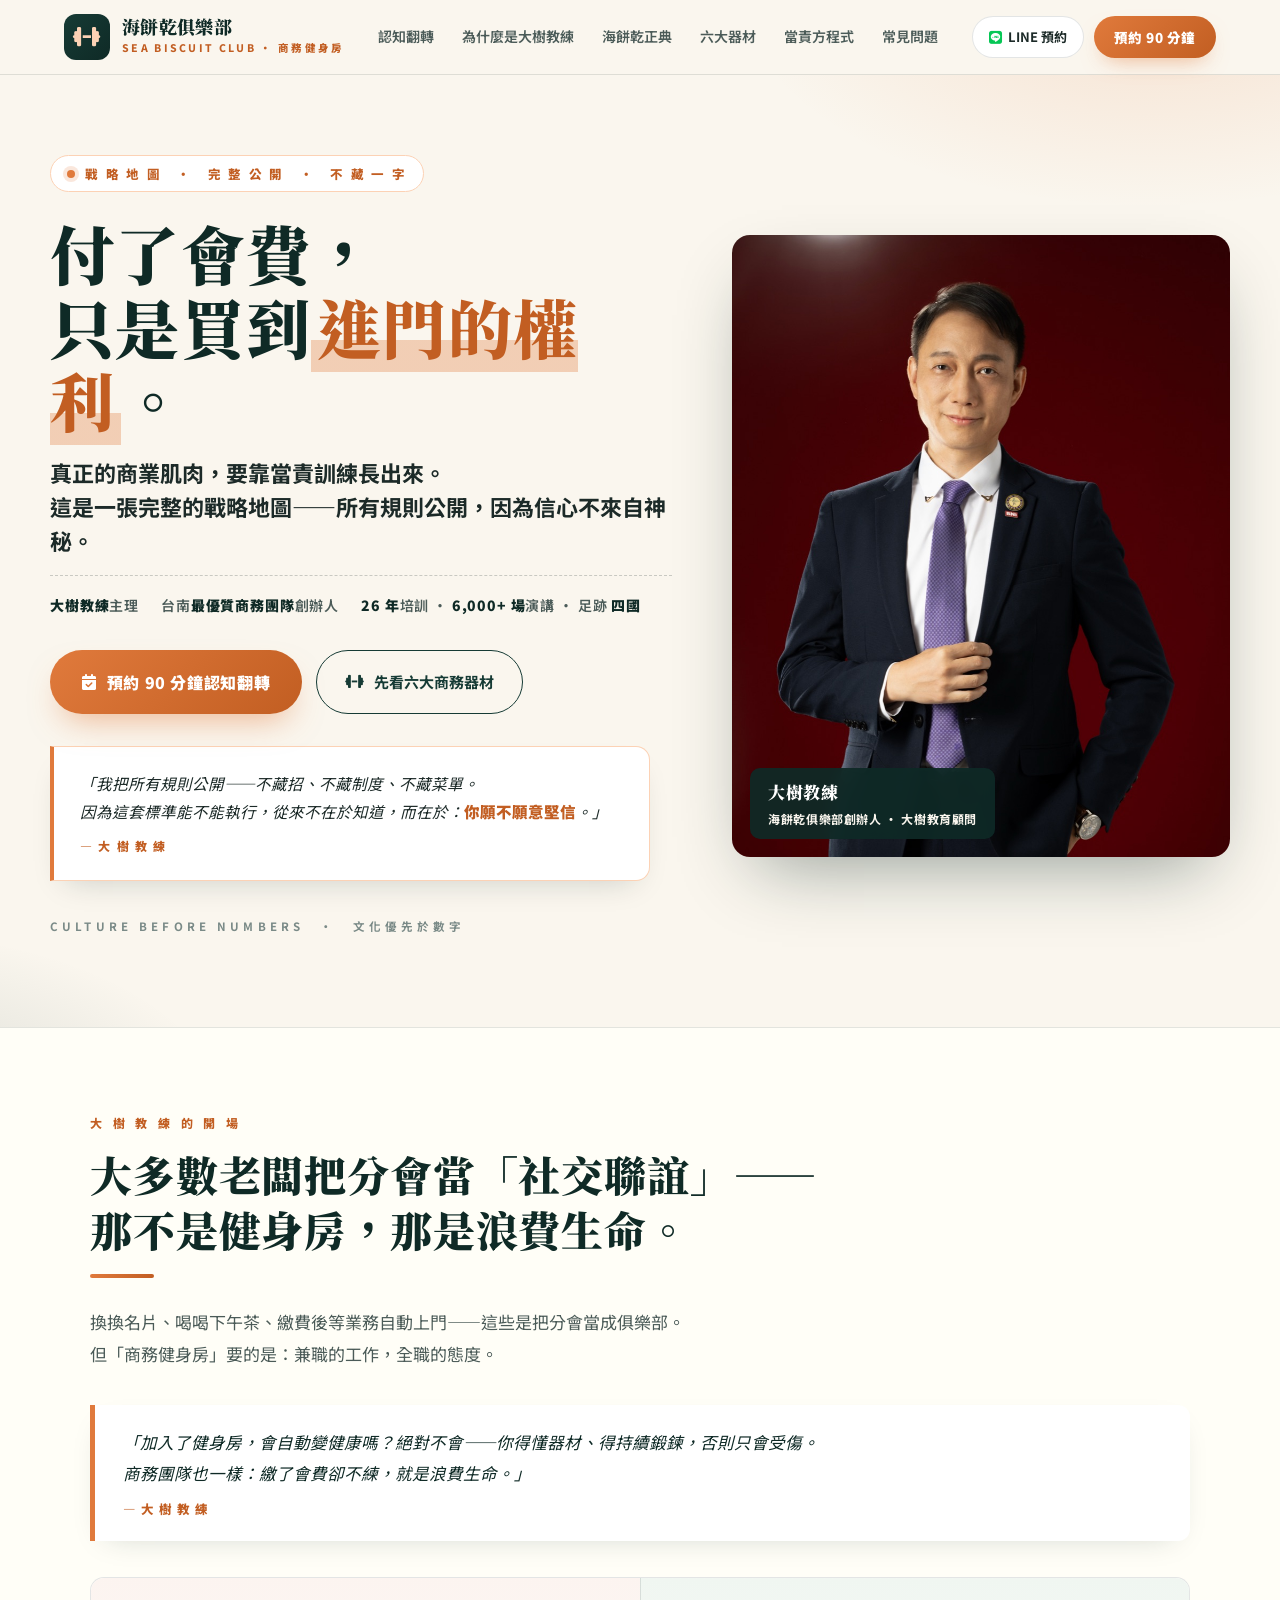
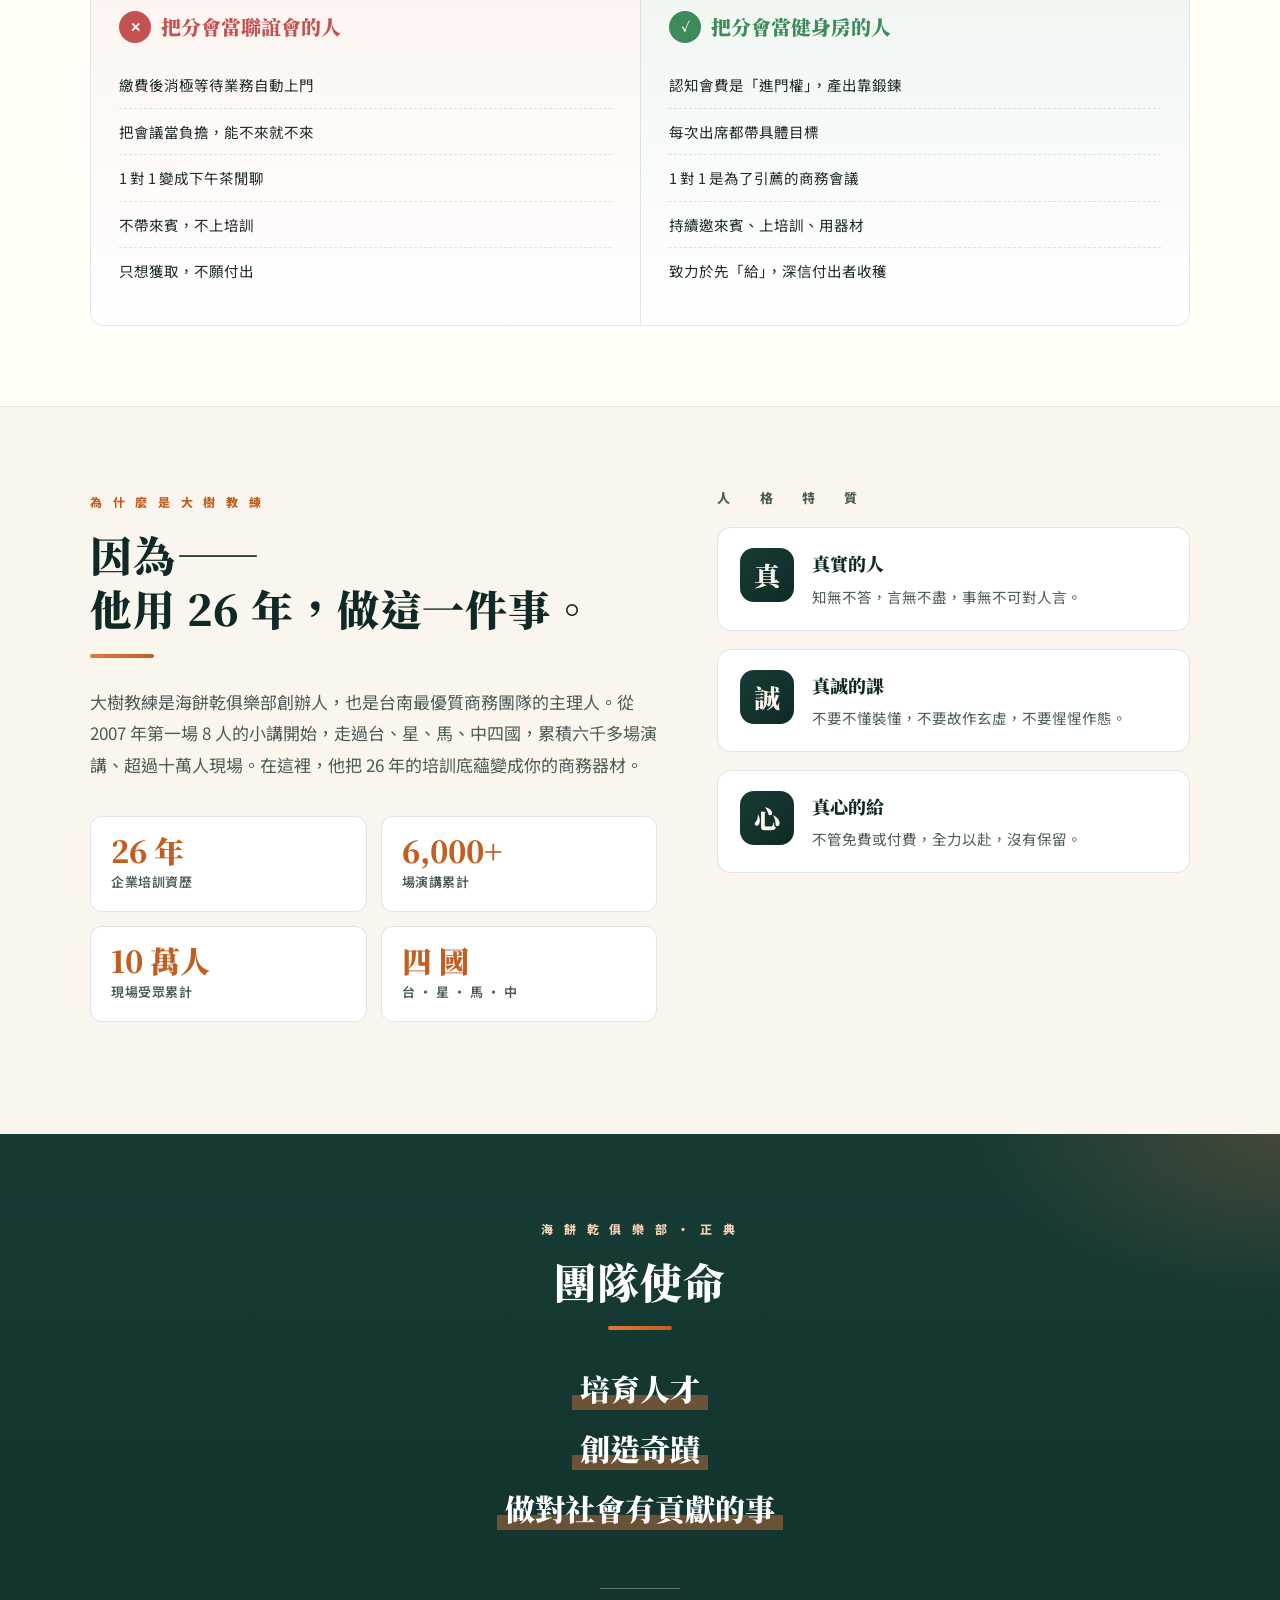
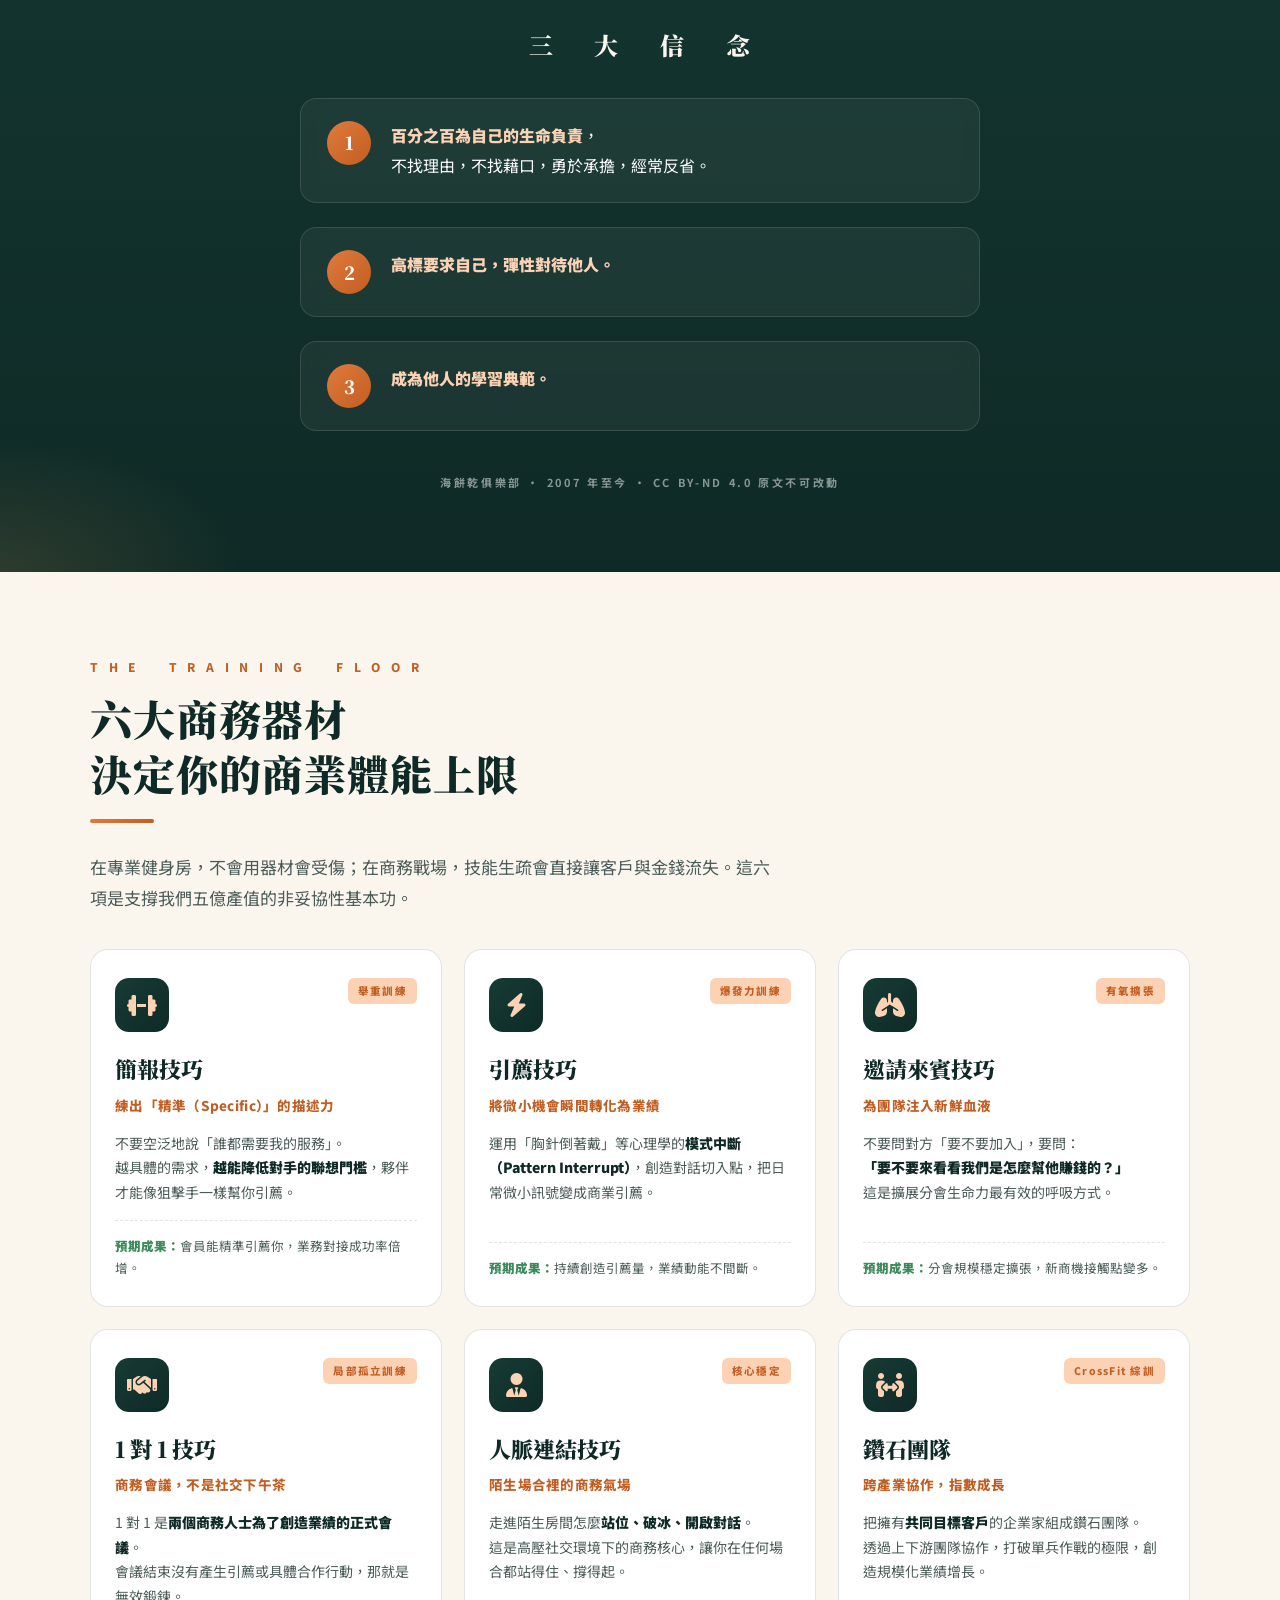
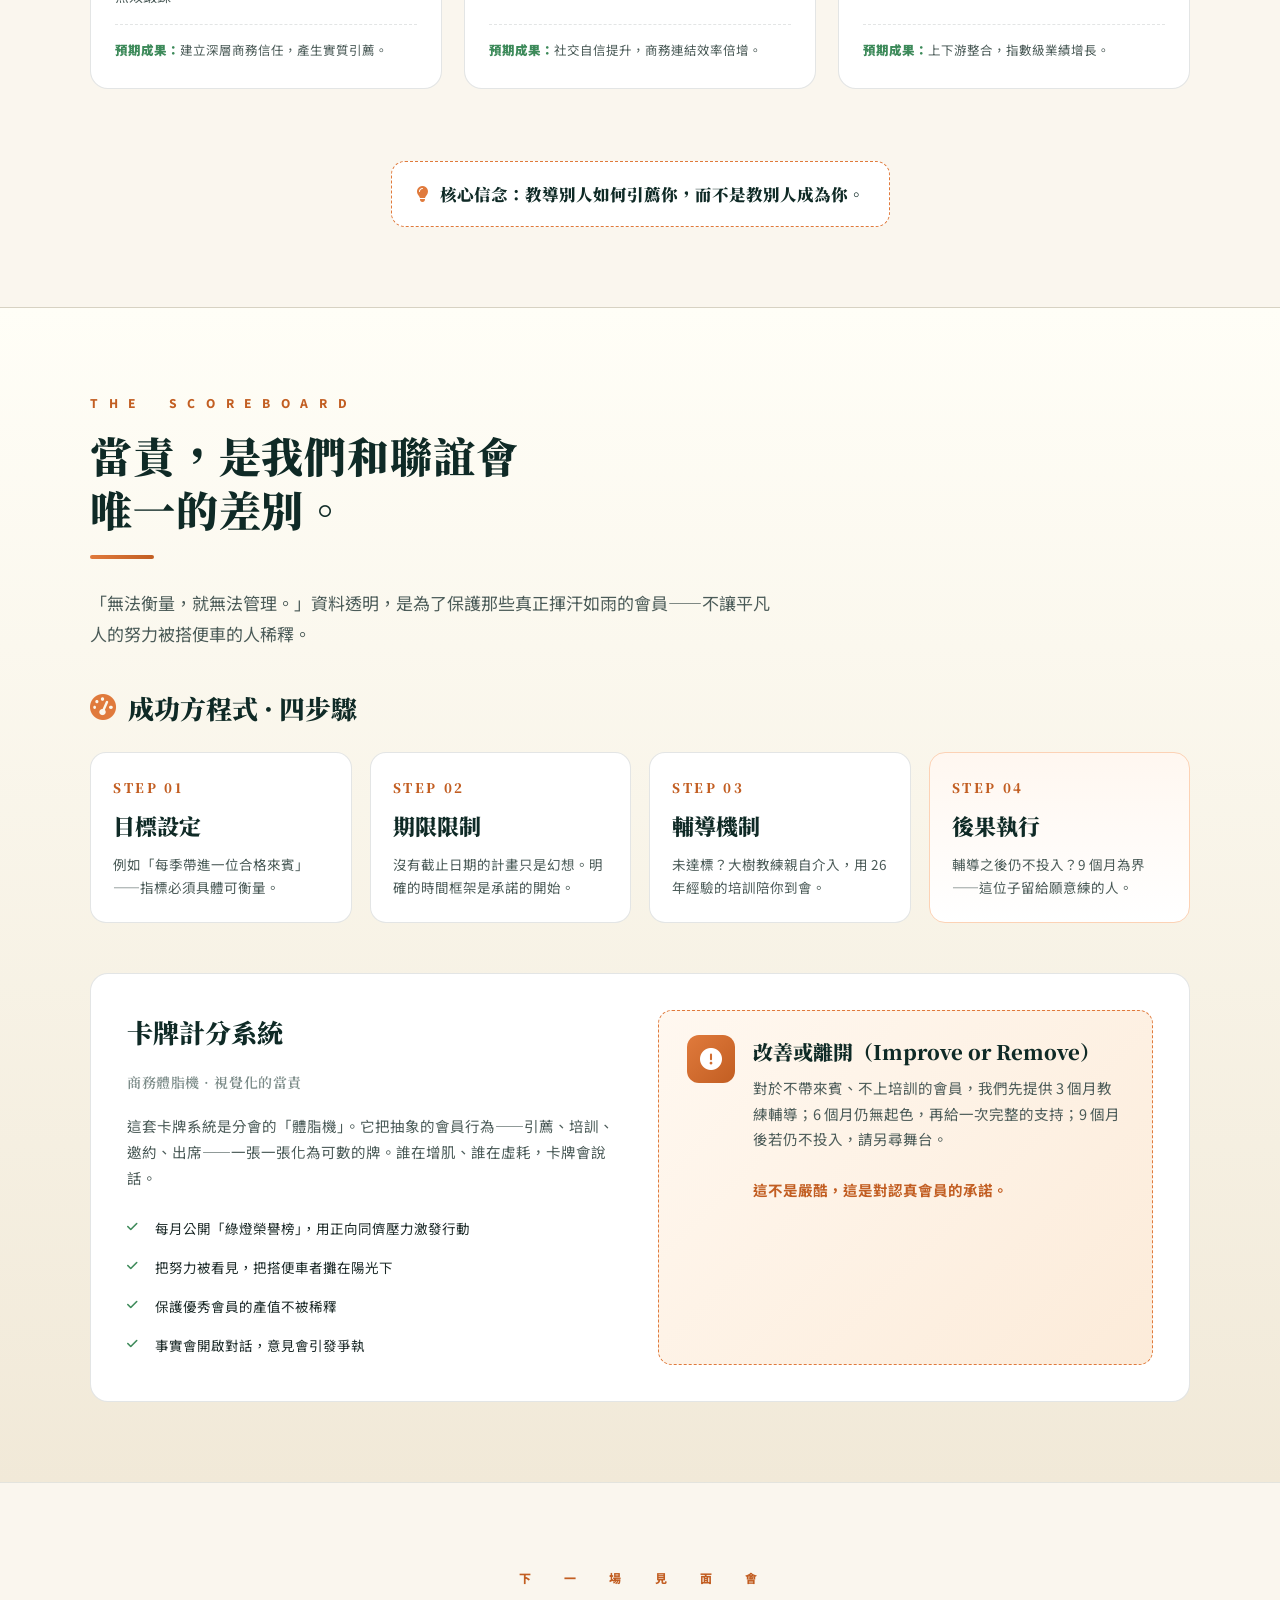
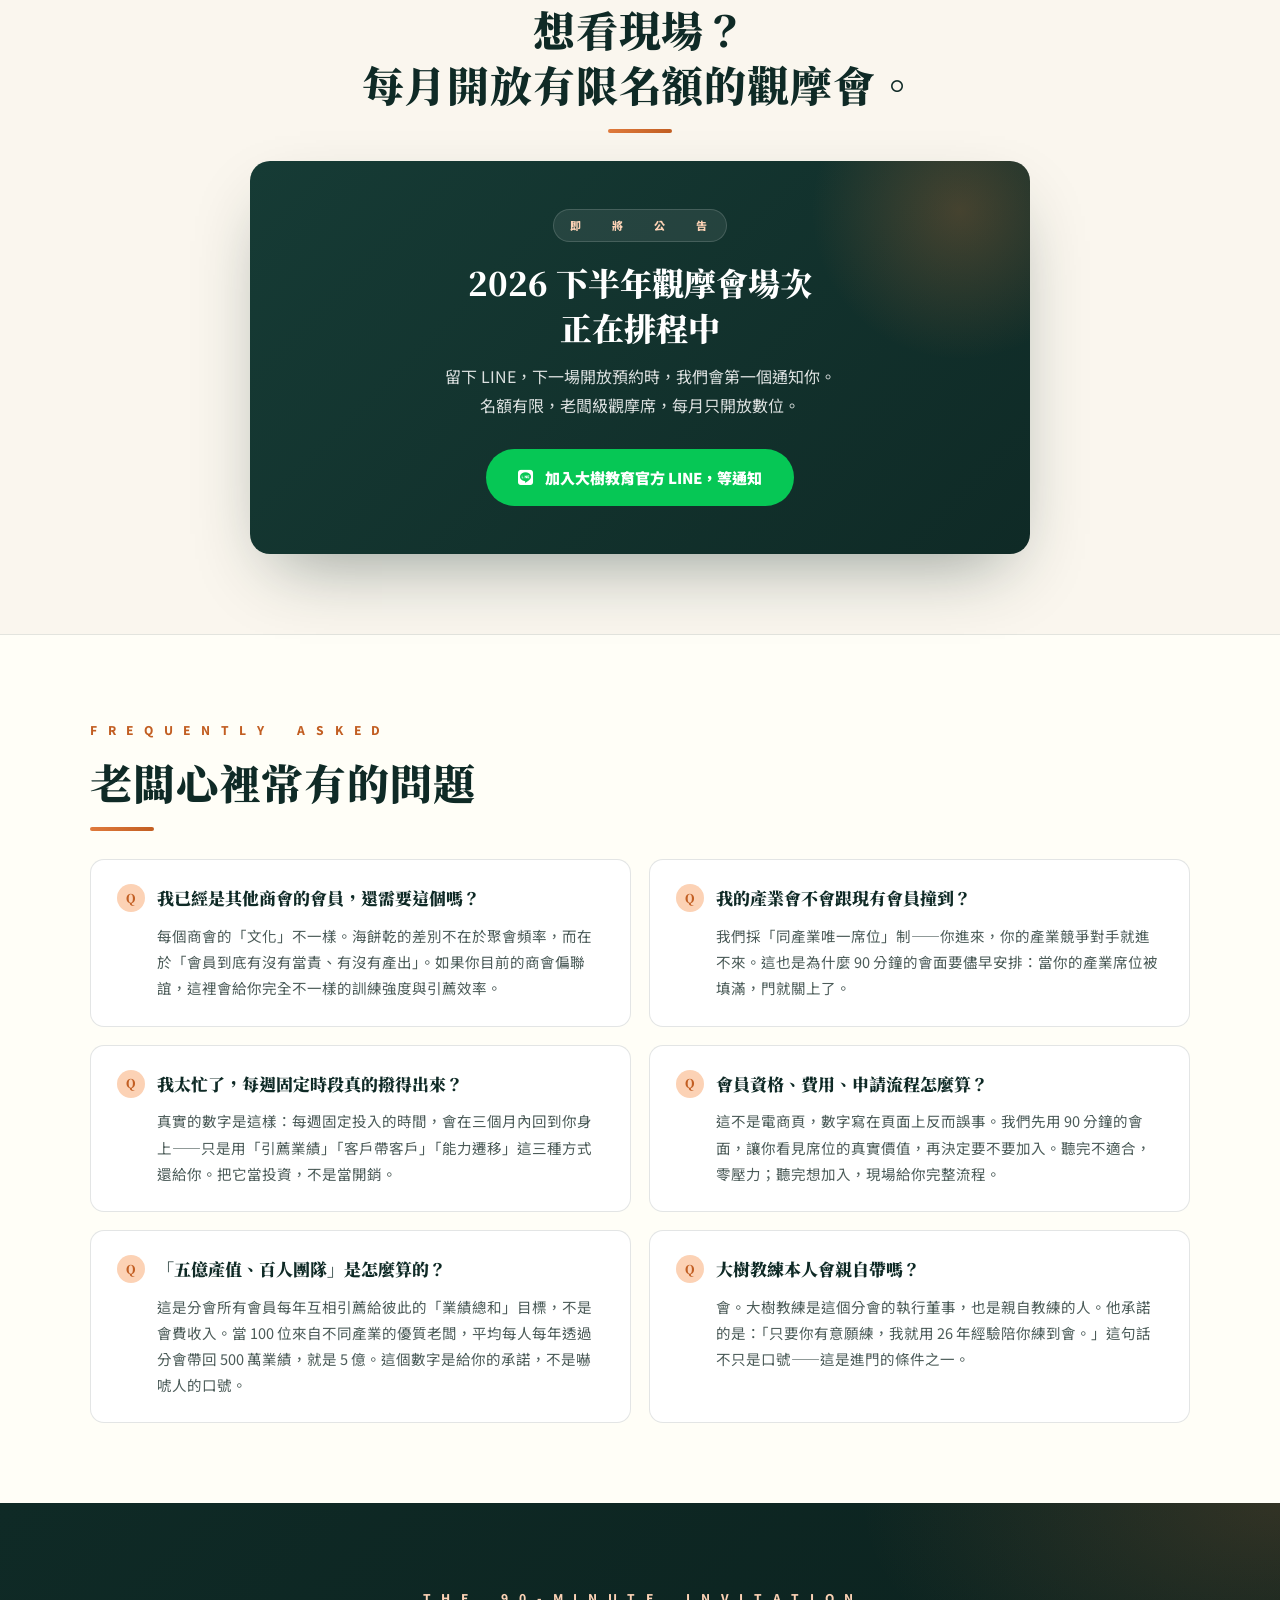
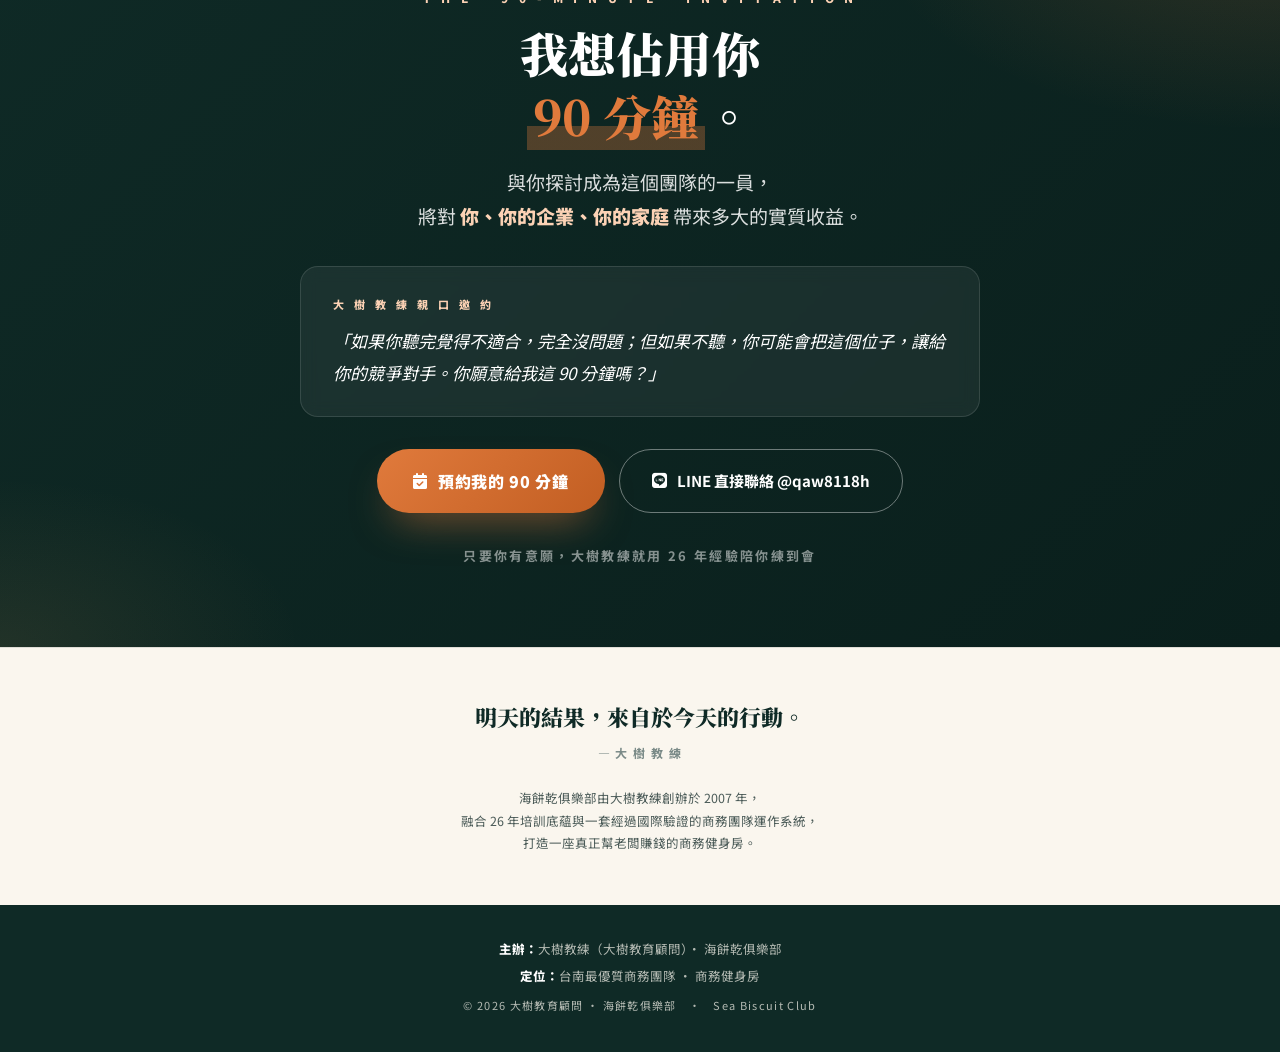
<file: biz-gym/index.html>
<!doctype html>
<html lang="zh-Hant">
<head>
<meta charset="utf-8">
<meta name="viewport" content="width=device-width,initial-scale=1">
<title>海餅乾俱樂部・商務健身房｜戰略地圖完整公開｜大樹教練主理</title>
<meta name="description" content="海餅乾俱樂部・商務健身房——戰略地圖公開，不藏一字。台南最優質的商務團隊由大樹教練主理。付了會費只是買到進門的權利，真正的商業肌肉，靠當責訓練長出來。100 位企業家、年產值 5 億的訓練中心。26 年培訓、6,000+ 場演講、足跡四國。">
<meta property="og:title" content="海餅乾俱樂部・商務健身房｜大樹教練主理">
<meta property="og:description" content="付了會費，只是買到進門的權利。真正的商業肌肉，靠當責訓練長出來。">
<meta property="og:type" content="website">
<link rel="preconnect" href="https://fonts.googleapis.com">
<link rel="preconnect" href="https://fonts.gstatic.com" crossorigin>
<link href="https://fonts.googleapis.com/css2?family=Noto+Sans+TC:wght@400;500;700;900&family=Noto+Serif+TC:wght@700;900&display=swap" rel="stylesheet">
<link href="https://cdnjs.cloudflare.com/ajax/libs/font-awesome/6.5.1/css/all.min.css" rel="stylesheet">
<style>
:root{
  --ink:#1c2a28;
  --ink-soft:#4b5b58;
  --ink-faint:#7a8a87;
  --paper:#faf6ee;
  --paper-2:#f1e9d8;
  --paper-3:#fffef7;
  --deep:#163b35;
  --deep-2:#0f2a26;
  --deep-3:#1f4a43;
  --teal-soft:#b9d6c8;
  --accent:#e07a3c;
  --accent-2:#c25e22;
  --accent-soft:#fcd2b5;
  --gold:#b58a4f;
  --line-green:#06c755;
  --line-soft:rgba(28,42,40,.12);
  --line-mid:rgba(28,42,40,.22);
  --red-soft:#c45252;
  --green-good:#3d8a5a;
}
*{box-sizing:border-box}
html{scroll-behavior:smooth}
html,body{margin:0;padding:0;background:var(--paper);font-family:"Noto Sans TC",system-ui,-apple-system,sans-serif;color:var(--ink);-webkit-font-smoothing:antialiased;line-height:1.7}
img{max-width:100%;display:block}
a{color:inherit;text-decoration:none}
section{padding:80px 24px}
.wrap{max-width:1100px;margin:0 auto}
.serif{font-family:"Noto Serif TC",serif;font-weight:900}
.eyebrow{display:inline-block;font-size:12px;letter-spacing:.32em;font-weight:800;color:var(--accent-2);margin-bottom:14px}
.sec-title{font-family:"Noto Serif TC",serif;font-weight:900;font-size:42px;line-height:1.3;color:var(--deep-2);margin:0 0 18px;letter-spacing:.02em}
.sec-title-underline{width:64px;height:4px;background:linear-gradient(90deg,var(--accent),var(--accent-2));border-radius:2px;margin-bottom:28px}
.sec-lead{font-size:17px;color:var(--ink-soft);max-width:680px;margin:0 0 36px;line-height:1.85}

/* ===== NAV ===== */
.nav{
  position:sticky;top:0;z-index:50;
  background:rgba(250,246,238,.92);
  backdrop-filter:blur(14px);
  border-bottom:1px solid var(--line-soft);
}
.nav-inner{
  max-width:1200px;margin:0 auto;
  display:flex;justify-content:space-between;align-items:center;
  padding:14px 24px;gap:24px;
}
.nav-logo{display:flex;align-items:center;gap:12px}
.nav-logo .badge{
  width:46px;height:46px;border-radius:12px;
  background:linear-gradient(135deg,var(--deep),var(--deep-2));
  color:var(--accent-soft);display:grid;place-items:center;font-size:22px;
}
.nav-logo .text .name{font-family:"Noto Serif TC",serif;font-weight:900;font-size:18px;letter-spacing:.02em;color:var(--deep-2);line-height:1.1}
.nav-logo .text .sub{font-size:10.5px;color:var(--accent-2);letter-spacing:.22em;font-weight:800;margin-top:3px}
.nav-links{display:flex;gap:28px;font-size:14px;font-weight:600;color:var(--ink-soft)}
.nav-links a:hover{color:var(--accent-2)}
.nav-cta{display:flex;gap:10px;align-items:center}
.btn-line-nav{
  display:inline-flex;align-items:center;gap:6px;
  padding:9px 16px;border-radius:999px;
  background:#fff;border:1px solid var(--line-soft);
  font-size:13px;font-weight:700;color:var(--ink);
}
.btn-line-nav i{color:var(--line-green)}
.btn-primary{
  display:inline-flex;align-items:center;gap:8px;
  padding:11px 20px;border-radius:999px;
  background:linear-gradient(135deg,var(--accent),var(--accent-2));
  color:#fff;font-size:13.5px;font-weight:900;letter-spacing:.04em;
  border:0;cursor:pointer;font-family:inherit;
  box-shadow:0 10px 22px -10px rgba(224,122,60,.6);
  transition:.22s;
}
.btn-primary:hover{transform:translateY(-2px);box-shadow:0 14px 30px -10px rgba(224,122,60,.75)}
@media (max-width:880px){
  .nav-links{display:none}
  .btn-line-nav span{display:none}
}

/* ===== HERO ===== */
.hero{
  background:
    radial-gradient(700px 380px at 90% -10%, rgba(224,122,60,.18), transparent 60%),
    radial-gradient(600px 320px at -10% 110%, rgba(22,59,53,.15), transparent 60%),
    var(--paper);
  padding:80px 24px 90px;
}
.hero-grid{
  max-width:1180px;margin:0 auto;
  display:grid;grid-template-columns:1.25fr 1fr;gap:60px;align-items:center;
}
.hero-eyebrow{
  display:inline-flex;align-items:center;gap:10px;
  padding:7px 16px;border-radius:999px;
  background:#fff;border:1.5px solid var(--accent-soft);
  font-size:12.5px;font-weight:800;color:var(--accent-2);letter-spacing:.18em;
  margin-bottom:24px;
}
.hero-eyebrow .dot{width:8px;height:8px;border-radius:50%;background:var(--accent);box-shadow:0 0 0 4px rgba(224,122,60,.18)}
.hero h1{
  font-family:"Noto Serif TC",serif;font-weight:900;
  font-size:64px;line-height:1.15;letter-spacing:.02em;
  color:var(--deep-2);margin:0 0 18px;
}
.hero h1 em{
  font-style:normal;color:var(--accent-2);
  background:linear-gradient(transparent 65%,rgba(224,122,60,.32) 65%);
  padding:0 6px;
}
.hero-sub{
  font-size:22px;color:var(--ink);font-weight:700;line-height:1.55;
  margin:0 0 14px;
}
.hero-trust{
  font-size:14px;color:var(--ink-soft);letter-spacing:.06em;font-weight:600;
  padding-top:18px;margin-top:18px;border-top:1px dashed var(--line-mid);
  display:flex;flex-wrap:wrap;gap:6px 22px;align-items:center;
}
.hero-trust b{color:var(--deep-2);font-weight:900}
.hero-cta-row{
  display:flex;gap:14px;flex-wrap:wrap;margin-top:32px;
}
.btn-hero-primary{
  display:inline-flex;align-items:center;gap:10px;
  padding:18px 32px;border-radius:999px;
  background:linear-gradient(135deg,var(--accent),var(--accent-2));
  color:#fff;font-size:16px;font-weight:900;letter-spacing:.04em;
  border:0;cursor:pointer;font-family:inherit;
  box-shadow:0 16px 32px -12px rgba(224,122,60,.55);
  transition:.22s;
}
.btn-hero-primary:hover{transform:translateY(-2px);box-shadow:0 20px 38px -12px rgba(224,122,60,.7)}
.btn-hero-ghost{
  display:inline-flex;align-items:center;gap:10px;
  padding:18px 28px;border-radius:999px;
  background:transparent;border:1.5px solid var(--deep);
  color:var(--deep);font-size:15px;font-weight:700;
  cursor:pointer;font-family:inherit;transition:.22s;
}
.btn-hero-ghost:hover{background:var(--deep);color:#fff}
.hero-manifesto{
  margin-top:32px;padding:22px 26px;
  background:#fff;border:1px solid var(--accent-soft);
  border-left:4px solid var(--accent);
  border-radius:0 14px 14px 0;
  max-width:600px;
  box-shadow:0 14px 30px -16px rgba(15,42,38,.22);
}
.hero-manifesto p{
  margin:0;font-size:15.5px;color:var(--ink);
  line-height:1.85;font-style:italic;
}
.hero-manifesto p b{color:var(--accent-2);font-weight:900;font-style:normal}
.hero-manifesto span{
  display:inline-block;font-size:12px;color:var(--accent-2);
  font-weight:800;letter-spacing:.14em;margin-top:10px;
}
.hero-tagline{
  margin-top:36px;font-size:11.5px;letter-spacing:.36em;color:var(--ink-faint);font-weight:700;
}
.hero-portrait{
  position:relative;border-radius:18px;overflow:hidden;
  box-shadow:0 30px 70px -25px rgba(15,42,38,.45);
  aspect-ratio:4/5;
}
.hero-portrait img{width:100%;height:100%;object-fit:cover;object-position:center top}
.hero-portrait .badge{
  position:absolute;left:18px;bottom:18px;
  background:rgba(15,42,38,.92);color:var(--paper);
  padding:10px 18px;border-radius:10px;
  font-size:12px;font-weight:700;letter-spacing:.05em;
  backdrop-filter:blur(8px);
}
.hero-portrait .badge .name{font-family:"Noto Serif TC",serif;font-weight:900;font-size:17px;color:#fff;margin-bottom:2px}
@media (max-width:900px){
  .hero-grid{grid-template-columns:1fr;gap:36px}
  .hero h1{font-size:44px}
  .hero-sub{font-size:18px}
}

/* ===== 認知翻轉 ===== */
.shift{background:var(--paper-3);border-top:1px solid var(--line-soft);border-bottom:1px solid var(--line-soft)}
.phil-quote{
  background:#fff;border-left:5px solid var(--accent);
  padding:22px 28px;margin:28px 0 36px;
  border-radius:0 12px 12px 0;
  box-shadow:0 10px 30px -18px rgba(15,42,38,.25);
}
.phil-quote .q{font-size:16.5px;color:var(--deep-2);line-height:1.85;font-style:italic;margin:0}
.phil-quote .src{font-size:12.5px;color:var(--accent-2);font-weight:800;letter-spacing:.08em;margin-top:10px;display:block}
.compare{
  display:grid;grid-template-columns:1fr 1fr;gap:0;
  border:1px solid var(--line-soft);border-radius:14px;overflow:hidden;background:#fff;
}
.compare-col{padding:32px 28px}
.compare-col.lose{background:linear-gradient(180deg,#fcf4f0,#fff)}
.compare-col.win{background:linear-gradient(180deg,#f0f6f1,#fff);border-left:1px solid var(--line-soft)}
.compare-col h4{
  font-family:"Noto Serif TC",serif;font-weight:900;font-size:20px;margin:0 0 18px;
  display:flex;align-items:center;gap:10px;
}
.compare-col.lose h4{color:var(--red-soft)}
.compare-col.win h4{color:var(--green-good)}
.compare-col h4 .ico{width:32px;height:32px;border-radius:50%;display:grid;place-items:center;color:#fff;font-size:13px;font-weight:900;flex-shrink:0}
.compare-col.lose h4 .ico{background:var(--red-soft)}
.compare-col.win h4 .ico{background:var(--green-good)}
.compare-col ul{margin:0;padding:0;list-style:none}
.compare-col li{
  font-size:14.5px;line-height:1.75;padding:10px 0;
  border-top:1px dashed var(--line-soft);
  color:var(--ink);
}
.compare-col li:first-child{border-top:0}
@media (max-width:820px){
  .compare{grid-template-columns:1fr}
  .compare-col.win{border-left:0;border-top:1px solid var(--line-soft)}
}

/* ===== Why Coach ===== */
.why-grid{display:grid;grid-template-columns:1.2fr 1fr;gap:60px;align-items:start}
.why-stats{
  display:grid;grid-template-columns:1fr 1fr;gap:14px;margin:24px 0 32px;
}
.why-stat{
  background:#fff;border:1px solid var(--line-soft);border-radius:12px;
  padding:18px 20px;
}
.why-stat .n{
  font-family:"Noto Serif TC",serif;font-weight:900;font-size:30px;
  color:var(--accent-2);line-height:1;
}
.why-stat .l{font-size:13px;color:var(--ink-soft);font-weight:600;margin-top:6px;letter-spacing:.04em}
.traits{display:flex;flex-direction:column;gap:18px;margin-top:8px}
.trait{
  display:flex;gap:18px;background:#fff;border:1px solid var(--line-soft);
  border-radius:14px;padding:20px 22px;
}
.trait .ch{
  flex-shrink:0;width:54px;height:54px;border-radius:14px;
  background:linear-gradient(135deg,var(--deep),var(--deep-2));
  color:var(--paper);display:grid;place-items:center;
  font-family:"Noto Serif TC",serif;font-weight:900;font-size:26px;
}
.trait h4{font-family:"Noto Serif TC",serif;font-weight:900;font-size:18px;color:var(--deep-2);margin:0 0 6px}
.trait p{margin:0;font-size:14.5px;color:var(--ink-soft);line-height:1.7}
@media (max-width:820px){
  .why-grid{grid-template-columns:1fr;gap:36px}
}

/* ===== 海餅乾正典 ===== */
.canon{background:linear-gradient(180deg,var(--deep) 0%,var(--deep-2) 100%);color:var(--paper);position:relative}
.canon::before{
  content:'';position:absolute;inset:0;
  background:
    radial-gradient(500px 280px at 100% 0%,rgba(224,122,60,.22),transparent 60%),
    radial-gradient(400px 220px at 0% 100%,rgba(181,138,79,.18),transparent 60%);
  pointer-events:none;
}
.canon .wrap{position:relative;z-index:1;max-width:880px;text-align:center}
.canon .eyebrow{color:var(--accent-soft)}
.canon .sec-title{color:#fff}
.canon .sec-title-underline{margin-left:auto;margin-right:auto}
.canon-mission{
  margin:18px auto 50px;font-family:"Noto Serif TC",serif;font-weight:900;
  font-size:30px;line-height:2;color:#fff;
}
.canon-mission em{font-style:normal;background:linear-gradient(transparent 65%,rgba(224,122,60,.42) 65%);padding:0 8px}
.canon-divider{width:80px;height:1px;background:rgba(255,255,255,.3);margin:36px auto}
.canon-beliefs-title{font-family:"Noto Serif TC",serif;font-weight:900;font-size:24px;margin-bottom:32px;letter-spacing:.06em}
.canon-beliefs{display:flex;flex-direction:column;gap:24px;text-align:left;max-width:680px;margin:0 auto}
.canon-belief{
  display:flex;gap:20px;align-items:flex-start;
  background:rgba(255,255,255,.05);
  border:1px solid rgba(255,255,255,.12);
  border-radius:16px;padding:22px 26px;
  backdrop-filter:blur(8px);
}
.canon-belief .num{
  flex-shrink:0;width:44px;height:44px;border-radius:50%;
  background:linear-gradient(135deg,var(--accent),var(--accent-2));
  color:#fff;display:grid;place-items:center;
  font-family:"Noto Serif TC",serif;font-weight:900;font-size:18px;
}
.canon-belief p{margin:0;font-size:16px;line-height:1.85;color:#fff}
.canon-belief b{color:var(--accent-soft);font-weight:900}
.canon-footnote{
  margin-top:42px;font-size:11px;letter-spacing:.24em;
  color:rgba(255,255,255,.5);font-weight:700;
}

/* ===== 六大器材 ===== */
.equipment{background:var(--paper)}
.eq-grid{display:grid;grid-template-columns:repeat(3,1fr);gap:22px;margin-top:8px}
.eq-card{
  background:#fff;border:1px solid var(--line-soft);border-radius:18px;
  padding:28px 24px;display:flex;flex-direction:column;
  transition:.25s;position:relative;overflow:hidden;
}
.eq-card::before{
  content:'';position:absolute;left:0;top:0;width:100%;height:4px;
  background:linear-gradient(90deg,var(--accent),var(--accent-2));
  transform:scaleX(0);transform-origin:left;transition:.4s;
}
.eq-card:hover{transform:translateY(-4px);box-shadow:0 20px 40px -20px rgba(15,42,38,.25)}
.eq-card:hover::before{transform:scaleX(1)}
.eq-head{display:flex;justify-content:space-between;align-items:flex-start;margin-bottom:18px}
.eq-icon{
  width:54px;height:54px;border-radius:14px;
  background:linear-gradient(135deg,var(--deep),var(--deep-2));
  color:var(--accent-soft);display:grid;place-items:center;font-size:24px;
}
.eq-badge{
  font-size:10.5px;font-weight:800;letter-spacing:.12em;
  background:var(--accent-soft);color:var(--accent-2);
  padding:4px 10px;border-radius:6px;
}
.eq-card h3{font-family:"Noto Serif TC",serif;font-weight:900;font-size:22px;color:var(--deep-2);margin:0 0 6px}
.eq-card .obj{font-size:13.5px;color:var(--accent-2);font-weight:800;margin:0 0 14px;letter-spacing:.02em}
.eq-card .body{font-size:14px;color:var(--ink-soft);line-height:1.75;flex:1;margin:0 0 16px}
.eq-card .body b{color:var(--deep-2);font-weight:900}
.eq-card .outcome{
  padding-top:14px;border-top:1px dashed var(--line-soft);
  font-size:12.5px;color:var(--ink-soft);
}
.eq-card .outcome b{color:var(--green-good);font-weight:900}
@media (max-width:920px){.eq-grid{grid-template-columns:repeat(2,1fr)}}
@media (max-width:600px){.eq-grid{grid-template-columns:1fr}}
.eq-tagline{
  margin-top:36px;text-align:center;
  background:#fff;border:1px dashed var(--accent);border-radius:14px;
  padding:18px 24px;display:inline-flex;align-items:center;gap:12px;
}
.eq-tagline i{color:var(--accent)}
.eq-tagline .text{font-family:"Noto Serif TC",serif;font-weight:900;font-size:16.5px;color:var(--deep-2)}
.eq-tagline-row{text-align:center;margin-top:36px}

/* ===== 卡牌 / 4 步驟 ===== */
.accountable{background:linear-gradient(180deg,var(--paper-3),var(--paper-2));border-top:1px solid var(--line-soft);border-bottom:1px solid var(--line-soft)}
.accountable .wrap{max-width:1100px}
.formula{
  display:grid;grid-template-columns:repeat(4,1fr);gap:18px;margin-bottom:50px;
}
.step{
  background:#fff;border:1px solid var(--line-soft);border-radius:16px;
  padding:24px 22px;position:relative;
}
.step.consequence{background:linear-gradient(180deg,#fff7f0,#fff);border-color:var(--accent-soft)}
.step .num{
  font-family:"Noto Serif TC",serif;font-weight:900;font-size:13px;
  color:var(--accent-2);letter-spacing:.2em;margin-bottom:8px;
}
.step h4{font-family:"Noto Serif TC",serif;font-weight:900;font-size:22px;color:var(--deep-2);margin:0 0 8px}
.step p{font-size:13.5px;color:var(--ink-soft);line-height:1.7;margin:0}
@media (max-width:900px){.formula{grid-template-columns:1fr 1fr}}
@media (max-width:500px){.formula{grid-template-columns:1fr}}
.scoreboard{
  background:#fff;border:1px solid var(--line-soft);border-radius:18px;
  padding:36px;display:grid;grid-template-columns:1fr 1fr;gap:36px;
}
.scoreboard h3{font-family:"Noto Serif TC",serif;font-weight:900;font-size:26px;color:var(--deep-2);margin:0 0 14px}
.scoreboard p{font-size:14.5px;color:var(--ink-soft);line-height:1.8;margin:0 0 18px}
.scoreboard ul{margin:0;padding:0;list-style:none}
.scoreboard li{
  font-size:13.5px;color:var(--ink);
  padding:8px 0 8px 28px;position:relative;
}
.scoreboard li::before{
  content:'\f00c';font-family:'Font Awesome 6 Free';font-weight:900;
  position:absolute;left:0;top:8px;color:var(--green-good);font-size:12px;
}
.improve{
  background:linear-gradient(135deg,#fff8f0,#fcebd9);
  border:1.5px dashed var(--accent);border-radius:14px;
  padding:24px 28px;display:flex;gap:18px;align-items:flex-start;
}
.improve .ico{
  flex-shrink:0;width:48px;height:48px;border-radius:12px;
  background:linear-gradient(135deg,var(--accent),var(--accent-2));
  color:#fff;display:grid;place-items:center;font-size:22px;
}
.improve h4{font-family:"Noto Serif TC",serif;font-weight:900;font-size:20px;color:var(--deep-2);margin:0 0 6px}
.improve p{font-size:14.5px;color:var(--ink-soft);line-height:1.75;margin:0}
@media (max-width:820px){.scoreboard{grid-template-columns:1fr;padding:28px}}

/* ===== 下次見面 ===== */
.next-meet{background:var(--paper);text-align:center}
.next-meet .wrap{max-width:780px}
.next-card{
  background:linear-gradient(135deg,var(--deep),var(--deep-2));
  color:#fff;border-radius:20px;padding:48px 36px;
  box-shadow:0 30px 70px -25px rgba(15,42,38,.45);position:relative;overflow:hidden;
}
.next-card::before{
  content:'';position:absolute;top:-100px;right:-80px;width:300px;height:300px;
  border-radius:50%;background:radial-gradient(circle,rgba(224,122,60,.25),transparent 70%);
}
.next-card-inner{position:relative;z-index:1}
.next-tag{
  display:inline-block;font-size:11px;letter-spacing:.32em;font-weight:800;
  color:var(--accent-soft);background:rgba(255,255,255,.08);
  padding:6px 16px;border-radius:999px;border:1px solid rgba(255,255,255,.15);margin-bottom:18px;
}
.next-card h3{font-family:"Noto Serif TC",serif;font-weight:900;font-size:32px;color:#fff;margin:0 0 12px;line-height:1.4}
.next-card p{font-size:16px;color:rgba(255,255,255,.85);max-width:520px;margin:0 auto 28px;line-height:1.85}
.next-line-cta{
  display:inline-flex;align-items:center;gap:12px;
  background:var(--line-green);color:#fff;
  padding:16px 32px;border-radius:999px;font-weight:900;font-size:15px;
  transition:.22s;
}
.next-line-cta:hover{transform:translateY(-2px);background:#04a847}

/* ===== FAQ ===== */
.faq{background:var(--paper-3);border-top:1px solid var(--line-soft)}
.faq-grid{display:grid;grid-template-columns:1fr 1fr;gap:18px;margin-top:14px}
.faq-item{
  background:#fff;border:1px solid var(--line-soft);border-radius:14px;
  padding:24px 26px;
}
.faq-item .q{
  display:flex;gap:12px;align-items:flex-start;
  font-family:"Noto Serif TC",serif;font-weight:900;font-size:17px;color:var(--deep-2);margin-bottom:10px;
}
.faq-item .q .mark{
  flex-shrink:0;width:28px;height:28px;border-radius:50%;
  background:var(--accent-soft);color:var(--accent-2);
  display:grid;place-items:center;font-size:12px;font-weight:900;
}
.faq-item .a{font-size:14.5px;color:var(--ink-soft);line-height:1.8;margin:0;padding-left:40px}
@media (max-width:820px){.faq-grid{grid-template-columns:1fr}.faq-item .a{padding-left:0}}

/* ===== 90 分鐘 CTA ===== */
.cta90{background:linear-gradient(135deg,var(--deep-2),#0a1f1c);color:#fff;position:relative;overflow:hidden}
.cta90::before{
  content:'';position:absolute;inset:0;
  background:
    radial-gradient(700px 380px at 100% 0%,rgba(224,122,60,.18),transparent 60%),
    radial-gradient(500px 280px at 0% 100%,rgba(181,138,79,.12),transparent 60%);
  pointer-events:none;
}
.cta90 .wrap{position:relative;z-index:1;max-width:880px;text-align:center}
.cta90 .eyebrow{color:var(--accent-soft)}
.cta90 h2{
  font-family:"Noto Serif TC",serif;font-weight:900;
  font-size:48px;color:#fff;margin:0 0 18px;line-height:1.3;
}
.cta90 h2 em{font-style:normal;color:var(--accent);background:linear-gradient(transparent 65%,rgba(224,122,60,.32) 65%);padding:0 6px}
.cta90-sub{font-size:19px;color:rgba(255,255,255,.85);max-width:640px;margin:0 auto 28px;line-height:1.8}
.cta90-sub b{color:var(--accent-soft);font-weight:900}
.cta90-quote{
  background:rgba(255,255,255,.06);border:1px solid rgba(255,255,255,.12);
  border-radius:18px;padding:28px 32px;margin:32px auto;max-width:680px;
  text-align:left;backdrop-filter:blur(8px);
}
.cta90-quote .label{font-size:11px;letter-spacing:.32em;color:var(--accent-soft);font-weight:800;margin-bottom:12px}
.cta90-quote .q{font-size:17px;line-height:1.85;color:#fff;margin:0;font-style:italic}
.cta90-actions{display:flex;gap:14px;justify-content:center;flex-wrap:wrap;margin-top:32px}
.btn-cta90{
  display:inline-flex;align-items:center;gap:10px;
  padding:18px 36px;border-radius:999px;
  background:linear-gradient(135deg,var(--accent),var(--accent-2));
  color:#fff;font-size:16px;font-weight:900;letter-spacing:.04em;
  border:0;cursor:pointer;font-family:inherit;
  box-shadow:0 20px 40px -16px rgba(224,122,60,.6);
  transition:.22s;
}
.btn-cta90:hover{transform:translateY(-2px);box-shadow:0 24px 48px -16px rgba(224,122,60,.75)}
.btn-cta90-ghost{
  display:inline-flex;align-items:center;gap:10px;
  padding:18px 32px;border-radius:999px;
  background:transparent;border:1.5px solid rgba(255,255,255,.4);
  color:#fff;font-size:15px;font-weight:700;
  transition:.22s;
}
.btn-cta90-ghost:hover{background:rgba(255,255,255,.1)}
.cta90-promise{
  margin-top:32px;font-size:13px;letter-spacing:.18em;color:rgba(255,255,255,.5);font-weight:700;
}

/* ===== 結語 ===== */
.bookend{background:var(--paper);padding:50px 24px;text-align:center;border-top:1px solid var(--line-soft)}
.bookend .q{font-family:"Noto Serif TC",serif;font-weight:900;font-size:22px;color:var(--deep-2);margin:0 0 8px}
.bookend .src{font-size:12px;color:var(--ink-faint);letter-spacing:.12em;font-weight:700;margin-bottom:24px}
.bookend .meta{font-size:12.5px;color:var(--ink-soft);max-width:480px;margin:0 auto;line-height:1.8}

/* ===== FOOTER ===== */
.foot{background:var(--deep-2);color:rgba(250,246,238,.7);padding:32px 24px;text-align:center;font-size:12.5px;line-height:1.85}
.foot b{color:#fff;font-weight:800}
.foot .row{margin-bottom:4px}
.foot a{color:var(--accent-soft)}

/* ===== Modal (照抄 EDM 機制) ===== */
.modal{position:fixed;inset:0;z-index:200;display:none;align-items:center;justify-content:center;padding:16px}
.modal.show{display:flex}
.modal-bg{position:absolute;inset:0;background:rgba(0,0,0,.65);backdrop-filter:blur(8px)}
.modal-box{position:relative;background:#fff;border-radius:20px;width:100%;max-width:480px;overflow:hidden;box-shadow:0 28px 60px -20px rgba(0,0,0,.45);animation:modalIn .25s ease;max-height:92vh;overflow-y:auto}
@keyframes modalIn{from{opacity:0;transform:translateY(10px)}to{opacity:1;transform:none}}
.modal-head{background:linear-gradient(135deg,var(--deep),var(--deep-2));color:#fff;padding:22px 26px;display:flex;justify-content:space-between;align-items:flex-start;gap:12px}
.modal-title{font-weight:900;font-size:21px;font-family:"Noto Serif TC",serif;line-height:1.3}
.modal-sub{font-size:13px;color:var(--accent-soft);margin-top:4px}
.modal-close{background:transparent;border:0;color:rgba(255,255,255,.75);font-size:30px;line-height:1;cursor:pointer;padding:0;flex-shrink:0}
.modal-close:hover{color:#fff}
.modal-body{padding:24px 26px 28px}
.field{display:block;margin-bottom:14px}
.field label{display:block;font-size:11.5px;font-weight:800;letter-spacing:.18em;color:var(--ink-soft);margin-bottom:6px}
.field input,.field textarea{width:100%;border:1px solid var(--line-soft);border-radius:10px;padding:11px 14px;font-size:15px;font-family:inherit;outline:none;transition:.2s;background:var(--paper);box-sizing:border-box;resize:none}
.field input:focus,.field textarea:focus{border-color:var(--accent);box-shadow:0 0 0 3px rgba(224,122,60,.18);background:#fff}
.field-row{display:grid;grid-template-columns:1fr 1fr;gap:12px}
.field-check{display:flex;gap:10px;align-items:flex-start;margin-top:10px;font-size:13.5px;color:var(--ink-soft);line-height:1.55}
.field-check input{width:16px;height:16px;margin-top:3px;accent-color:var(--accent);flex-shrink:0}
.modal-actions{display:flex;gap:10px;margin-top:22px}
.btn-ghost{flex:1;height:48px;border:1px solid var(--line-soft);background:#fff;color:var(--ink);font-weight:700;border-radius:999px;font-size:15px;cursor:pointer;transition:.2s;font-family:inherit}
.btn-ghost:hover{background:var(--paper-2)}
.btn-submit{flex:1;height:48px;background:linear-gradient(135deg,var(--accent),var(--accent-2));color:#fff;font-weight:900;border:0;border-radius:999px;font-size:15px;cursor:pointer;transition:.2s;box-shadow:0 10px 24px -10px rgba(224,122,60,.55);font-family:inherit}
.btn-submit:hover{transform:translateY(-1px)}
.btn-submit:disabled{opacity:.6;cursor:not-allowed;transform:none}
.success-box{padding:36px 26px;text-align:center}
.success-icon{width:72px;height:72px;border-radius:50%;background:linear-gradient(135deg,#9ee9d3,var(--line-green));margin:0 auto 18px;display:grid;place-items:center;color:#fff;font-size:36px}
.success-box h3{font-family:"Noto Serif TC",serif;font-size:24px;font-weight:900;color:var(--deep-2);margin:0 0 8px}
.success-box>p{color:var(--ink-soft);font-size:14.5px;margin:0 0 22px;line-height:1.7}
.success-line-banner{background:#e6f8ee;border:1px solid #b9d6c8;border-radius:14px;padding:18px;margin-bottom:18px;text-align:left}
.banner-head{font-weight:900;color:var(--line-green);display:flex;align-items:center;gap:8px;font-size:15px;margin-bottom:12px}
.btn-line-confirm{width:100%;height:50px;background:var(--line-green);color:#fff;font-weight:900;border:0;border-radius:12px;font-size:15px;cursor:pointer;transition:.2s;display:flex;align-items:center;justify-content:center;gap:8px;font-family:inherit}
.btn-line-confirm:hover{background:#04a847}
.btn-copy-msg{display:flex;align-items:center;justify-content:center;gap:5px;margin:10px auto 0;background:transparent;border:0;color:var(--line-green);font-size:13.5px;cursor:pointer;font-weight:700;font-family:inherit}
.btn-copy-msg:hover{text-decoration:underline}
.btn-close-modal{width:100%;height:42px;background:transparent;border:0;color:var(--ink-soft);font-size:14.5px;cursor:pointer;font-weight:500;font-family:inherit}
.btn-close-modal:hover{color:var(--ink)}
@media (max-width:480px){.field-row{grid-template-columns:1fr}}
</style>
</head>
<body>

<!-- ===== NAV ===== -->
<nav class="nav">
  <div class="nav-inner">
    <div class="nav-logo">
      <div class="badge"><i class="fa-solid fa-dumbbell"></i></div>
      <div class="text">
        <div class="name">海餅乾俱樂部</div>
        <div class="sub">SEA BISCUIT CLUB · 商務健身房</div>
      </div>
    </div>
    <div class="nav-links">
      <a href="#shift">認知翻轉</a>
      <a href="#why">為什麼是大樹教練</a>
      <a href="#canon">海餅乾正典</a>
      <a href="#equipment">六大器材</a>
      <a href="#accountable">當責方程式</a>
      <a href="#faq">常見問題</a>
    </div>
    <div class="nav-cta">
      <a class="btn-line-nav" href="https://line.me/R/ti/p/@qaw8118h" target="_blank" rel="noopener">
        <i class="fa-brands fa-line"></i><span>LINE 預約</span>
      </a>
      <button type="button" class="btn-primary" onclick="showRegisterModal()">
        <span>預約 90 分鐘</span>
      </button>
    </div>
  </div>
</nav>

<!-- ===== HERO ===== -->
<header class="hero">
  <div class="hero-grid">
    <div>
      <div class="hero-eyebrow">
        <span class="dot"></span>
        <span>戰 略 地 圖　·　完 整 公 開　·　不 藏 一 字</span>
      </div>
      <h1>付了會費，<br>只是買到<em>進門的權利</em>。</h1>
      <p class="hero-sub">真正的商業肌肉，要靠當責訓練長出來。<br>這是一張完整的戰略地圖——所有規則公開，因為信心不來自神秘。</p>
      <div class="hero-trust">
        <span><b>大樹教練</b>主理</span>
        <span>台南<b>最優質商務團隊</b>創辦人</span>
        <span><b>26 年</b>培訓 · <b>6,000+ 場</b>演講 · 足跡 <b>四國</b></span>
      </div>
      <div class="hero-cta-row">
        <button type="button" class="btn-hero-primary" onclick="showRegisterModal()">
          <i class="fa-solid fa-calendar-check"></i>
          <span>預約 90 分鐘認知翻轉</span>
        </button>
        <a class="btn-hero-ghost" href="#equipment">
          <i class="fa-solid fa-dumbbell"></i>
          <span>先看六大商務器材</span>
        </a>
      </div>

      <div class="hero-manifesto">
        <p>「我把所有規則公開——不藏招、不藏制度、不藏菜單。<br>因為這套標準能不能執行，從來不在於知道，而在於：<b>你願不願意堅信</b>。」</p>
        <span>— 大 樹 教 練</span>
      </div>

      <div class="hero-tagline">CULTURE BEFORE NUMBERS　·　文化優先於數字</div>
    </div>
    <div class="hero-portrait">
      <img src="coach-hero.jpg" alt="大樹教練">
      <div class="badge">
        <div class="name">大樹教練</div>
        <div>海餅乾俱樂部創辦人 · 大樹教育顧問</div>
      </div>
    </div>
  </div>
</header>

<!-- ===== 認知翻轉 ===== -->
<section id="shift" class="shift">
  <div class="wrap">
    <span class="eyebrow">大 樹 教 練 的 開 場</span>
    <h2 class="sec-title">大多數老闆把分會當「社交聯誼」——<br>那不是健身房，那是浪費生命。</h2>
    <div class="sec-title-underline"></div>
    <p class="sec-lead">換換名片、喝喝下午茶、繳費後等業務自動上門——這些是把分會當成俱樂部。<br>但「商務健身房」要的是：兼職的工作，全職的態度。</p>

    <div class="phil-quote">
      <p class="q">「加入了健身房，會自動變健康嗎？絕對不會——你得懂器材、得持續鍛鍊，否則只會受傷。<br>商務團隊也一樣：繳了會費卻不練，就是浪費生命。」</p>
      <span class="src">— 大 樹 教 練</span>
    </div>

    <div class="compare">
      <div class="compare-col lose">
        <h4><span class="ico">✕</span>把分會當聯誼會的人</h4>
        <ul>
          <li>繳費後消極等待業務自動上門</li>
          <li>把會議當負擔，能不來就不來</li>
          <li>1 對 1 變成下午茶閒聊</li>
          <li>不帶來賓，不上培訓</li>
          <li>只想獲取，不願付出</li>
        </ul>
      </div>
      <div class="compare-col win">
        <h4><span class="ico">✓</span>把分會當健身房的人</h4>
        <ul>
          <li>認知會費是「進門權」，產出靠鍛鍊</li>
          <li>每次出席都帶具體目標</li>
          <li>1 對 1 是為了引薦的商務會議</li>
          <li>持續邀來賓、上培訓、用器材</li>
          <li>致力於先「給」，深信付出者收穫</li>
        </ul>
      </div>
    </div>
  </div>
</section>

<!-- ===== Why Coach ===== -->
<section id="why">
  <div class="wrap">
    <div class="why-grid">
      <div>
        <span class="eyebrow">為 什 麼 是 大 樹 教 練</span>
        <h2 class="sec-title">因為——<br>他用 26 年，做這一件事。</h2>
        <div class="sec-title-underline"></div>
        <p class="sec-lead">大樹教練是海餅乾俱樂部創辦人，也是台南最優質商務團隊的主理人。從 2007 年第一場 8 人的小講開始，走過台、星、馬、中四國，累積六千多場演講、超過十萬人現場。在這裡，他把 26 年的培訓底蘊變成你的商務器材。</p>

        <div class="why-stats">
          <div class="why-stat"><div class="n">26 年</div><div class="l">企業培訓資歷</div></div>
          <div class="why-stat"><div class="n">6,000+</div><div class="l">場演講累計</div></div>
          <div class="why-stat"><div class="n">10 萬人</div><div class="l">現場受眾累計</div></div>
          <div class="why-stat"><div class="n">四 國</div><div class="l">台 · 星 · 馬 · 中</div></div>
        </div>
      </div>

      <div>
        <p style="font-size:13px;color:var(--ink-soft);letter-spacing:.2em;margin:0 0 18px;font-weight:800">人 　 格 　 特 　 質</p>
        <div class="traits">
          <div class="trait">
            <div class="ch">真</div>
            <div>
              <h4>真實的人</h4>
              <p>知無不答，言無不盡，事無不可對人言。</p>
            </div>
          </div>
          <div class="trait">
            <div class="ch">誠</div>
            <div>
              <h4>真誠的課</h4>
              <p>不要不懂裝懂，不要故作玄虛，不要惺惺作態。</p>
            </div>
          </div>
          <div class="trait">
            <div class="ch">心</div>
            <div>
              <h4>真心的給</h4>
              <p>不管免費或付費，全力以赴，沒有保留。</p>
            </div>
          </div>
        </div>
      </div>
    </div>
  </div>
</section>

<!-- ===== 海餅乾正典 ===== -->
<section id="canon" class="canon">
  <div class="wrap">
    <span class="eyebrow">海 餅 乾 俱 樂 部 · 正 典</span>
    <h2 class="sec-title">團隊使命</h2>
    <div class="sec-title-underline"></div>

    <div class="canon-mission">
      <em>培育人才</em><br>
      <em>創造奇蹟</em><br>
      <em>做對社會有貢獻的事</em>
    </div>

    <div class="canon-divider"></div>

    <div class="canon-beliefs-title">三 　 大 　 信 　 念</div>

    <div class="canon-beliefs">
      <div class="canon-belief">
        <div class="num">1</div>
        <p><b>百分之百為自己的生命負責</b>，<br>不找理由，不找藉口，勇於承擔，經常反省。</p>
      </div>
      <div class="canon-belief">
        <div class="num">2</div>
        <p><b>高標要求自己，彈性對待他人。</b></p>
      </div>
      <div class="canon-belief">
        <div class="num">3</div>
        <p><b>成為他人的學習典範。</b></p>
      </div>
    </div>

    <div class="canon-footnote">海餅乾俱樂部 · 2007 年至今 · CC BY-ND 4.0 原文不可改動</div>
  </div>
</section>

<!-- ===== 六大器材 ===== -->
<section id="equipment" class="equipment">
  <div class="wrap">
    <span class="eyebrow">T H E 　 T R A I N I N G 　 F L O O R</span>
    <h2 class="sec-title">六大商務器材<br>決定你的商業體能上限</h2>
    <div class="sec-title-underline"></div>
    <p class="sec-lead">在專業健身房，不會用器材會受傷；在商務戰場，技能生疏會直接讓客戶與金錢流失。這六項是支撐我們五億產值的非妥協性基本功。</p>

    <div class="eq-grid">
      <div class="eq-card">
        <div class="eq-head">
          <div class="eq-icon"><i class="fa-solid fa-dumbbell"></i></div>
          <span class="eq-badge">舉重訓練</span>
        </div>
        <h3>簡報技巧</h3>
        <p class="obj">練出「精準（Specific）」的描述力</p>
        <p class="body">不要空泛地說「誰都需要我的服務」。<br>越具體的需求，<b>越能降低對手的聯想門檻</b>，夥伴才能像狙擊手一樣幫你引薦。</p>
        <div class="outcome"><b>預期成果：</b>會員能精準引薦你，業務對接成功率倍增。</div>
      </div>

      <div class="eq-card">
        <div class="eq-head">
          <div class="eq-icon"><i class="fa-solid fa-bolt"></i></div>
          <span class="eq-badge">爆發力訓練</span>
        </div>
        <h3>引薦技巧</h3>
        <p class="obj">將微小機會瞬間轉化為業績</p>
        <p class="body">運用「胸針倒著戴」等心理學的<b>模式中斷（Pattern Interrupt）</b>，創造對話切入點，把日常微小訊號變成商業引薦。</p>
        <div class="outcome"><b>預期成果：</b>持續創造引薦量，業績動能不間斷。</div>
      </div>

      <div class="eq-card">
        <div class="eq-head">
          <div class="eq-icon"><i class="fa-solid fa-lungs"></i></div>
          <span class="eq-badge">有氧擴張</span>
        </div>
        <h3>邀請來賓技巧</h3>
        <p class="obj">為團隊注入新鮮血液</p>
        <p class="body">不要問對方「要不要加入」，要問：<br><b>「要不要來看看我們是怎麼幫他賺錢的？」</b><br>這是擴展分會生命力最有效的呼吸方式。</p>
        <div class="outcome"><b>預期成果：</b>分會規模穩定擴張，新商機接觸點變多。</div>
      </div>

      <div class="eq-card">
        <div class="eq-head">
          <div class="eq-icon"><i class="fa-solid fa-handshake"></i></div>
          <span class="eq-badge">局部孤立訓練</span>
        </div>
        <h3>1 對 1 技巧</h3>
        <p class="obj">商務會議，不是社交下午茶</p>
        <p class="body">1 對 1 是<b>兩個商務人士為了創造業績的正式會議</b>。<br>會議結束沒有產生引薦或具體合作行動，那就是無效鍛鍊。</p>
        <div class="outcome"><b>預期成果：</b>建立深層商務信任，產生實質引薦。</div>
      </div>

      <div class="eq-card">
        <div class="eq-head">
          <div class="eq-icon"><i class="fa-solid fa-user-tie"></i></div>
          <span class="eq-badge">核心穩定</span>
        </div>
        <h3>人脈連結技巧</h3>
        <p class="obj">陌生場合裡的商務氣場</p>
        <p class="body">走進陌生房間怎麼<b>站位、破冰、開啟對話</b>。<br>這是高壓社交環境下的商務核心，讓你在任何場合都站得住、撐得起。</p>
        <div class="outcome"><b>預期成果：</b>社交自信提升，商務連結效率倍增。</div>
      </div>

      <div class="eq-card">
        <div class="eq-head">
          <div class="eq-icon"><i class="fa-solid fa-people-arrows"></i></div>
          <span class="eq-badge">CrossFit 綜訓</span>
        </div>
        <h3>鑽石團隊</h3>
        <p class="obj">跨產業協作，指數成長</p>
        <p class="body">把擁有<b>共同目標客戶</b>的企業家組成鑽石團隊。<br>透過上下游團隊協作，打破單兵作戰的極限，創造規模化業績增長。</p>
        <div class="outcome"><b>預期成果：</b>上下游整合，指數級業績增長。</div>
      </div>
    </div>

    <div class="eq-tagline-row">
      <div class="eq-tagline">
        <i class="fa-solid fa-lightbulb"></i>
        <span class="text">核心信念：教導別人如何引薦你，而不是教別人成為你。</span>
      </div>
    </div>
  </div>
</section>

<!-- ===== 卡牌 / 4 步驟 ===== -->
<section id="accountable" class="accountable">
  <div class="wrap">
    <span class="eyebrow">T H E 　 S C O R E B O A R D</span>
    <h2 class="sec-title">當責，是我們和聯誼會<br>唯一的差別。</h2>
    <div class="sec-title-underline"></div>
    <p class="sec-lead">「無法衡量，就無法管理。」資料透明，是為了保護那些真正揮汗如雨的會員——不讓平凡人的努力被搭便車的人稀釋。</p>

    <h3 style="font-family:'Noto Serif TC',serif;font-weight:900;font-size:26px;color:var(--deep-2);margin:32px 0 22px;display:flex;align-items:center;gap:12px">
      <i class="fa-solid fa-tachometer-alt" style="color:var(--accent)"></i>
      成功方程式 · 四步驟
    </h3>

    <div class="formula">
      <div class="step">
        <div class="num">STEP 01</div>
        <h4>目標設定</h4>
        <p>例如「每季帶進一位合格來賓」——指標必須具體可衡量。</p>
      </div>
      <div class="step">
        <div class="num">STEP 02</div>
        <h4>期限限制</h4>
        <p>沒有截止日期的計畫只是幻想。明確的時間框架是承諾的開始。</p>
      </div>
      <div class="step">
        <div class="num">STEP 03</div>
        <h4>輔導機制</h4>
        <p>未達標？大樹教練親自介入，用 26 年經驗的培訓陪你到會。</p>
      </div>
      <div class="step consequence">
        <div class="num">STEP 04</div>
        <h4>後果執行</h4>
        <p>輔導之後仍不投入？9 個月為界——這位子留給願意練的人。</p>
      </div>
    </div>

    <div class="scoreboard">
      <div>
        <h3>卡牌計分系統<br><small style="font-size:14px;color:var(--ink-faint);font-weight:600;letter-spacing:.04em">商務體脂機 · 視覺化的當責</small></h3>
        <p>這套卡牌系統是分會的「體脂機」。它把抽象的會員行為——引薦、培訓、邀約、出席——一張一張化為可數的牌。誰在增肌、誰在虛耗，卡牌會說話。</p>
        <ul>
          <li>每月公開「綠燈榮譽榜」，用正向同儕壓力激發行動</li>
          <li>把努力被看見，把搭便車者攤在陽光下</li>
          <li>保護優秀會員的產值不被稀釋</li>
          <li>事實會開啟對話，意見會引發爭執</li>
        </ul>
      </div>
      <div class="improve">
        <div class="ico"><i class="fa-solid fa-circle-exclamation"></i></div>
        <div>
          <h4>改善或離開（Improve or Remove）</h4>
          <p>對於不帶來賓、不上培訓的會員，我們先提供 3 個月教練輔導；6 個月仍無起色，再給一次完整的支持；9 個月後若仍不投入，請另尋舞台。<br><br><b style="color:var(--accent-2)">這不是嚴酷，這是對認真會員的承諾。</b></p>
        </div>
      </div>
    </div>
  </div>
</section>

<!-- ===== 下次見面 ===== -->
<section id="next" class="next-meet">
  <div class="wrap">
    <span class="eyebrow">下 　 一 　 場 　 見 　 面 　 會</span>
    <h2 class="sec-title">想看現場？<br>每月開放有限名額的觀摩會。</h2>
    <div class="sec-title-underline" style="margin-left:auto;margin-right:auto"></div>

    <div class="next-card">
      <div class="next-card-inner">
        <span class="next-tag">即 　 將 　 公 　 告</span>
        <h3>2026 下半年觀摩會場次<br>正在排程中</h3>
        <p>留下 LINE，下一場開放預約時，我們會第一個通知你。<br>名額有限，老闆級觀摩席，每月只開放數位。</p>
        <a class="next-line-cta" href="https://line.me/R/ti/p/@qaw8118h" target="_blank" rel="noopener">
          <i class="fa-brands fa-line"></i>
          <span>加入大樹教育官方 LINE，等通知</span>
        </a>
      </div>
    </div>
  </div>
</section>

<!-- ===== FAQ ===== -->
<section id="faq" class="faq">
  <div class="wrap">
    <span class="eyebrow">F R E Q U E N T L Y 　 A S K E D</span>
    <h2 class="sec-title">老闆心裡常有的問題</h2>
    <div class="sec-title-underline"></div>

    <div class="faq-grid">
      <div class="faq-item">
        <div class="q"><span class="mark">Q</span>我已經是其他商會的會員，還需要這個嗎？</div>
        <p class="a">每個商會的「文化」不一樣。海餅乾的差別不在於聚會頻率，而在於「會員到底有沒有當責、有沒有產出」。如果你目前的商會偏聯誼，這裡會給你完全不一樣的訓練強度與引薦效率。</p>
      </div>

      <div class="faq-item">
        <div class="q"><span class="mark">Q</span>我的產業會不會跟現有會員撞到？</div>
        <p class="a">我們採「同產業唯一席位」制——你進來，你的產業競爭對手就進不來。這也是為什麼 90 分鐘的會面要儘早安排：當你的產業席位被填滿，門就關上了。</p>
      </div>

      <div class="faq-item">
        <div class="q"><span class="mark">Q</span>我太忙了，每週固定時段真的撥得出來？</div>
        <p class="a">真實的數字是這樣：每週固定投入的時間，會在三個月內回到你身上——只是用「引薦業績」「客戶帶客戶」「能力遷移」這三種方式還給你。把它當投資，不是當開銷。</p>
      </div>

      <div class="faq-item">
        <div class="q"><span class="mark">Q</span>會員資格、費用、申請流程怎麼算？</div>
        <p class="a">這不是電商頁，數字寫在頁面上反而誤事。我們先用 90 分鐘的會面，讓你看見席位的真實價值，再決定要不要加入。聽完不適合，零壓力；聽完想加入，現場給你完整流程。</p>
      </div>

      <div class="faq-item">
        <div class="q"><span class="mark">Q</span>「五億產值、百人團隊」是怎麼算的？</div>
        <p class="a">這是分會所有會員每年互相引薦給彼此的「業績總和」目標，不是會費收入。當 100 位來自不同產業的優質老闆，平均每人每年透過分會帶回 500 萬業績，就是 5 億。這個數字是給你的承諾，不是嚇唬人的口號。</p>
      </div>

      <div class="faq-item">
        <div class="q"><span class="mark">Q</span>大樹教練本人會親自帶嗎？</div>
        <p class="a">會。大樹教練是這個分會的執行董事，也是親自教練的人。他承諾的是：「只要你有意願練，我就用 26 年經驗陪你練到會。」這句話不只是口號——這是進門的條件之一。</p>
      </div>
    </div>
  </div>
</section>

<!-- ===== 90 分鐘 CTA ===== -->
<section id="join" class="cta90">
  <div class="wrap">
    <span class="eyebrow">T H E 　 9 0 - M I N U T E 　 I N V I T A T I O N</span>
    <h2>我想佔用你<br><em>90 分鐘</em>。</h2>
    <p class="cta90-sub">與你探討成為這個團隊的一員，<br>將對 <b>你、你的企業、你的家庭</b> 帶來多大的實質收益。</p>

    <div class="cta90-quote">
      <div class="label">大 樹 教 練 親 口 邀 約</div>
      <p class="q">「如果你聽完覺得不適合，完全沒問題；但如果不聽，你可能會把這個位子，讓給你的競爭對手。你願意給我這 90 分鐘嗎？」</p>
    </div>

    <div class="cta90-actions">
      <button type="button" class="btn-cta90" onclick="showRegisterModal()">
        <i class="fa-solid fa-calendar-check"></i>
        <span>預約我的 90 分鐘</span>
      </button>
      <a class="btn-cta90-ghost" href="https://line.me/R/ti/p/@qaw8118h" target="_blank" rel="noopener">
        <i class="fa-brands fa-line"></i>
        <span>LINE 直接聯絡 @qaw8118h</span>
      </a>
    </div>

    <div class="cta90-promise">只要你有意願，大樹教練就用 26 年經驗陪你練到會</div>
  </div>
</section>

<!-- ===== 結語 ===== -->
<div class="bookend">
  <div class="q">明天的結果，來自於今天的行動。</div>
  <div class="src">— 大 樹 教 練</div>
  <div class="meta">海餅乾俱樂部由大樹教練創辦於 2007 年，<br>融合 26 年培訓底蘊與一套經過國際驗證的商務團隊運作系統，<br>打造一座真正幫老闆賺錢的商務健身房。</div>
</div>

<!-- ===== FOOTER ===== -->
<footer class="foot">
  <div class="row"><b>主辦：</b>大樹教練（大樹教育顧問）· 海餅乾俱樂部</div>
  <div class="row"><b>定位：</b>台南最優質商務團隊 · 商務健身房</div>
  <div class="row" style="margin-top:8px;font-size:11px;letter-spacing:.12em">© 2026 大樹教育顧問 · 海餅乾俱樂部　·　Sea Biscuit Club</div>
</footer>

<!-- ===== Registration Modal（照抄 EDM 機制） ===== -->
<div id="registerModal" class="modal">
  <div class="modal-bg" onclick="hideRegisterModal()"></div>
  <div class="modal-box">
    <div class="modal-head">
      <div>
        <div class="modal-title">預約 90 分鐘認知翻轉會議</div>
        <div class="modal-sub">海餅乾俱樂部 · 商務健身房</div>
      </div>
      <button class="modal-close" onclick="hideRegisterModal()" aria-label="關閉">&times;</button>
    </div>
    <div class="modal-body">
      <form id="registerForm" onsubmit="submitRegistration(event)">
        <div class="field">
          <label>姓 　 名</label>
          <input type="text" id="name" required placeholder="請輸入姓名">
        </div>
        <div class="field-row">
          <div class="field">
            <label>聯 絡 電 話</label>
            <input type="tel" id="phone" required placeholder="0912-345-678">
          </div>
          <div class="field">
            <label>電 子 郵 件</label>
            <input type="email" id="email" placeholder="you@email.com">
          </div>
        </div>
        <div class="field">
          <label>公 司 / 產 業（選填）</label>
          <input type="text" id="company" placeholder="例：○○科技 負責人 / 製造業">
        </div>
        <div class="field">
          <label>你 目 前 最 想 解 決 的 商 務 問 題（選填）</label>
          <textarea id="problem" rows="2" placeholder="例如：引薦品質不高、團隊成員當責不足、想擴展跨產業合作..."></textarea>
        </div>
        <div class="field-check">
          <input type="checkbox" id="agree" required>
          <label for="agree">我同意主辦單位以電話 / LINE 與我聯繫安排 90 分鐘會議時間。</label>
        </div>
        <div class="modal-actions">
          <button type="button" onclick="hideRegisterModal()" class="btn-ghost">取消</button>
          <button type="submit" class="btn-submit">確認送出申請</button>
        </div>
      </form>
    </div>
  </div>
</div>

<!-- ===== Success Modal ===== -->
<div id="successModal" class="modal">
  <div class="modal-bg" onclick="hideSuccessModal()"></div>
  <div class="modal-box success-box">
    <div class="success-icon"><i class="fa-solid fa-circle-check"></i></div>
    <h3>申請已送出！</h3>
    <p>大樹教練團隊將在 24 小時內<br>透過 LINE 與你聯繫安排會議時間。</p>
    <div class="success-line-banner">
      <div class="banner-head"><i class="fa-brands fa-line"></i> 加入官方 LINE 完成預約</div>
      <button onclick="sendToLine()" class="btn-line-confirm">
        <i class="fa-brands fa-line"></i>
        <span>點擊加入 LINE 並傳送預約資料</span>
      </button>
      <button onclick="copyLineMessage()" class="btn-copy-msg">
        <i class="fa-solid fa-copy"></i><span>或複製訊息手動傳送</span>
      </button>
    </div>
    <button onclick="hideSuccessModal()" class="btn-close-modal">關閉視窗</button>
  </div>
</div>

<script>
const LINE_REGISTRATION_URL = 'https://line.me/R/ti/p/@qaw8118h';
const SESSION_NAME = '海餅乾俱樂部・商務健身房 90 分鐘認知翻轉會議';

function showRegisterModal(){
  const m = document.getElementById('registerModal');
  m.classList.add('show');
  document.getElementById('registerForm').reset();
}
function hideRegisterModal(){
  document.getElementById('registerModal').classList.remove('show');
}
function showSuccessModal(){
  document.getElementById('successModal').classList.add('show');
}
function hideSuccessModal(){
  document.getElementById('successModal').classList.remove('show');
}

let lastRegistration = null;
function submitRegistration(e){
  e.preventDefault();
  const name = document.getElementById('name').value.trim();
  const phone = document.getElementById('phone').value.trim();
  const email = document.getElementById('email').value.trim();
  const company = document.getElementById('company').value.trim();
  const problem = document.getElementById('problem').value.trim();
  if(!name || !phone){ alert('請完整填寫姓名與聯絡電話'); return; }
  lastRegistration = { name, phone, email, company, problem };
  fetch('https://sme-register-fn.netlify.app/.netlify/functions/register', {
    method: 'POST',
    headers: { 'Content-Type': 'application/json' },
    body: JSON.stringify({ session: SESSION_NAME, name, company, phone, email, problem })
  }).catch(()=>{});
  const form = e.target;
  const submitBtn = form.querySelector('button[type="submit"]');
  const origText = submitBtn.innerHTML;
  submitBtn.disabled = true;
  submitBtn.innerHTML = '<i class="fa-solid fa-spinner fa-spin"></i> 處理中...';
  setTimeout(() => {
    hideRegisterModal();
    showSuccessModal();
    submitBtn.disabled = false;
    submitBtn.innerHTML = origText;
    form.reset();
  }, 800);
}

function generateLineMessage(){
  if(!lastRegistration) return '您好，我想預約「海餅乾俱樂部・商務健身房」的 90 分鐘認知翻轉會議，請協助安排時間，謝謝！';
  const r = lastRegistration;
  return '您好，我想預約「海餅乾俱樂部・商務健身房」的 90 分鐘認知翻轉會議\n\n姓名：' + r.name + '\n電話：' + r.phone + '\nEmail：' + (r.email || '未填寫') + '\n公司/產業：' + (r.company || '未填寫') + '\n想解決的問題：' + (r.problem || '未填寫') + '\n\n請協助安排時間，謝謝！';
}
function copyLineMessage(){
  const msg = generateLineMessage();
  navigator.clipboard.writeText(msg).then(() => {
    alert('已複製預約訊息，請貼到 LINE 對話框送出。');
  }).catch(() => prompt('請複製以下訊息傳送給大樹教育 LINE：', msg));
}
function sendToLine(){
  window.open(LINE_REGISTRATION_URL, '_blank');
}

document.addEventListener('keydown', (e) => {
  if(e.key === 'Escape'){
    const sm = document.getElementById('successModal');
    const rm = document.getElementById('registerModal');
    if(sm.classList.contains('show')) hideSuccessModal();
    else if(rm.classList.contains('show')) hideRegisterModal();
  }
});

window.addEventListener('load', () => {
  const h = location.hash.toLowerCase();
  const s = location.search.toLowerCase();
  if(h === '#register' || h === '#join' || h === '#預約' || s.includes('register')){
    showRegisterModal();
  }
});
</script>

</body>
</html>
</file>
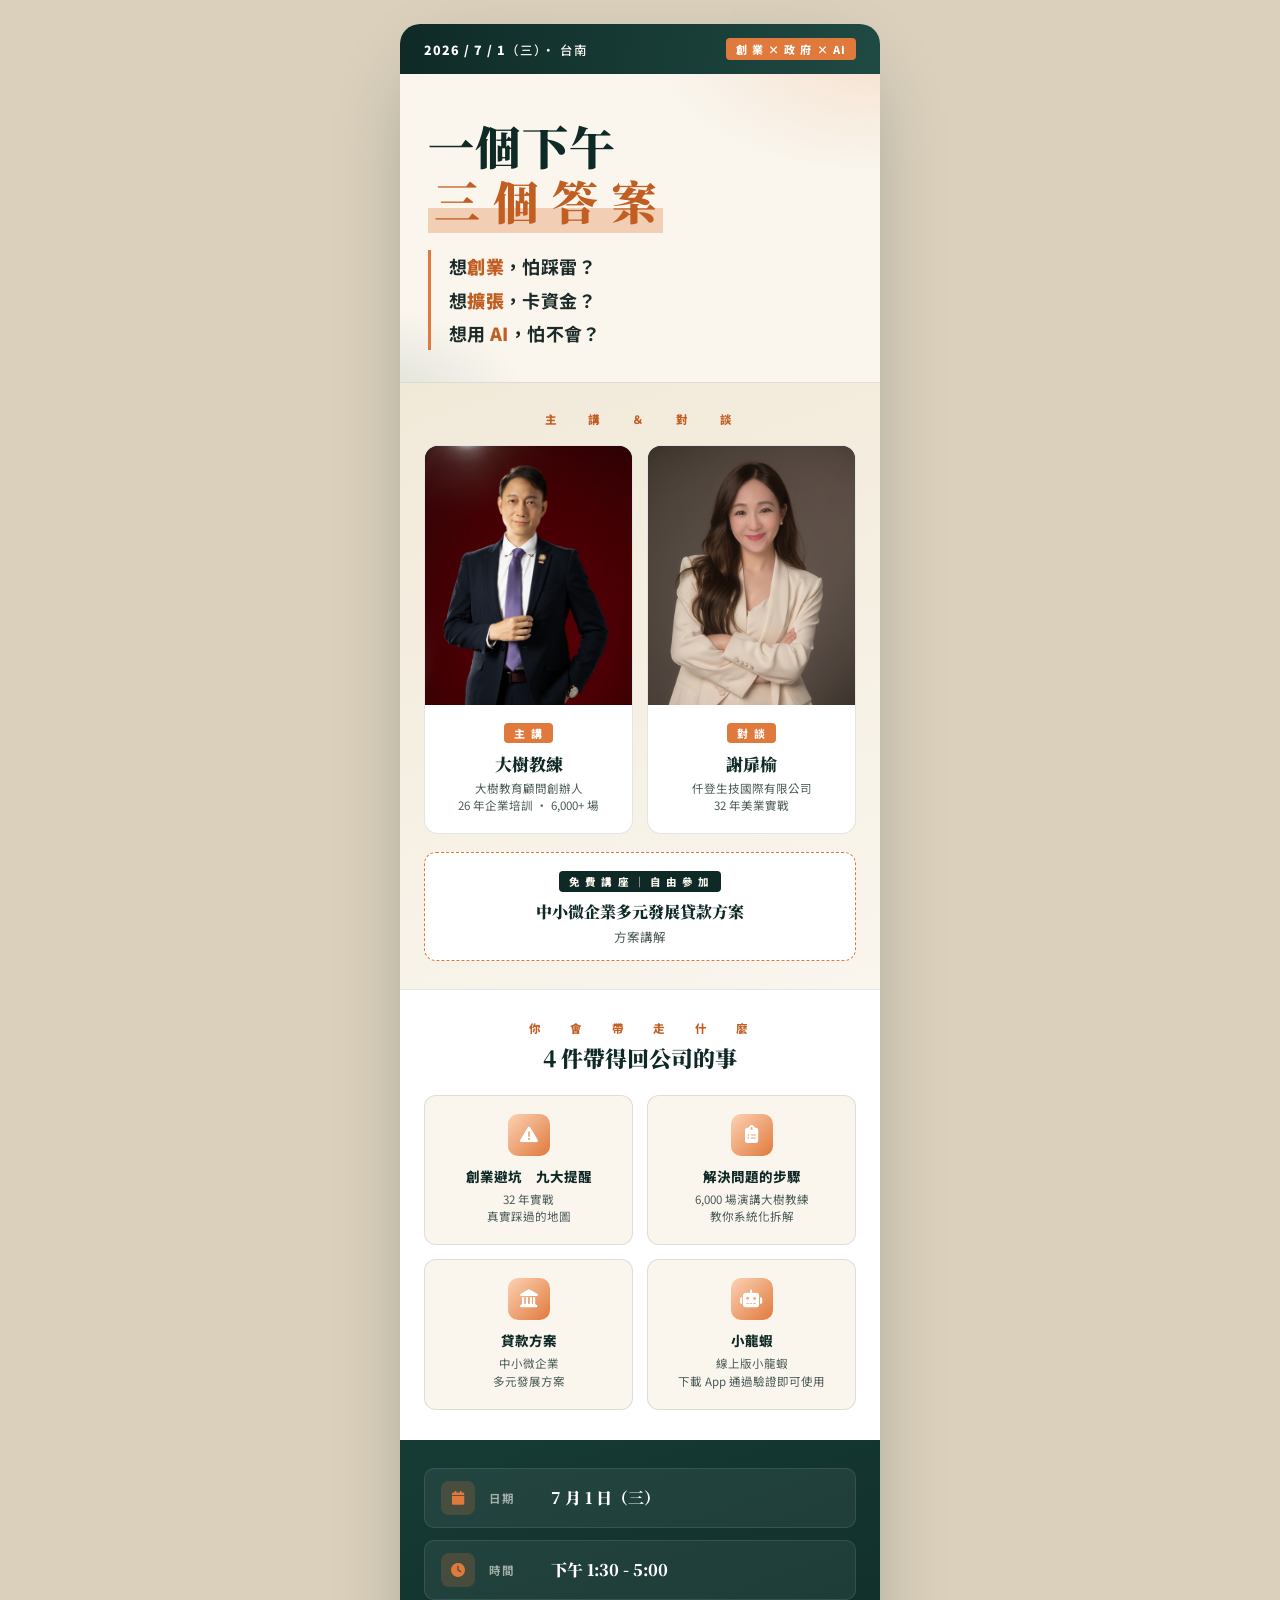
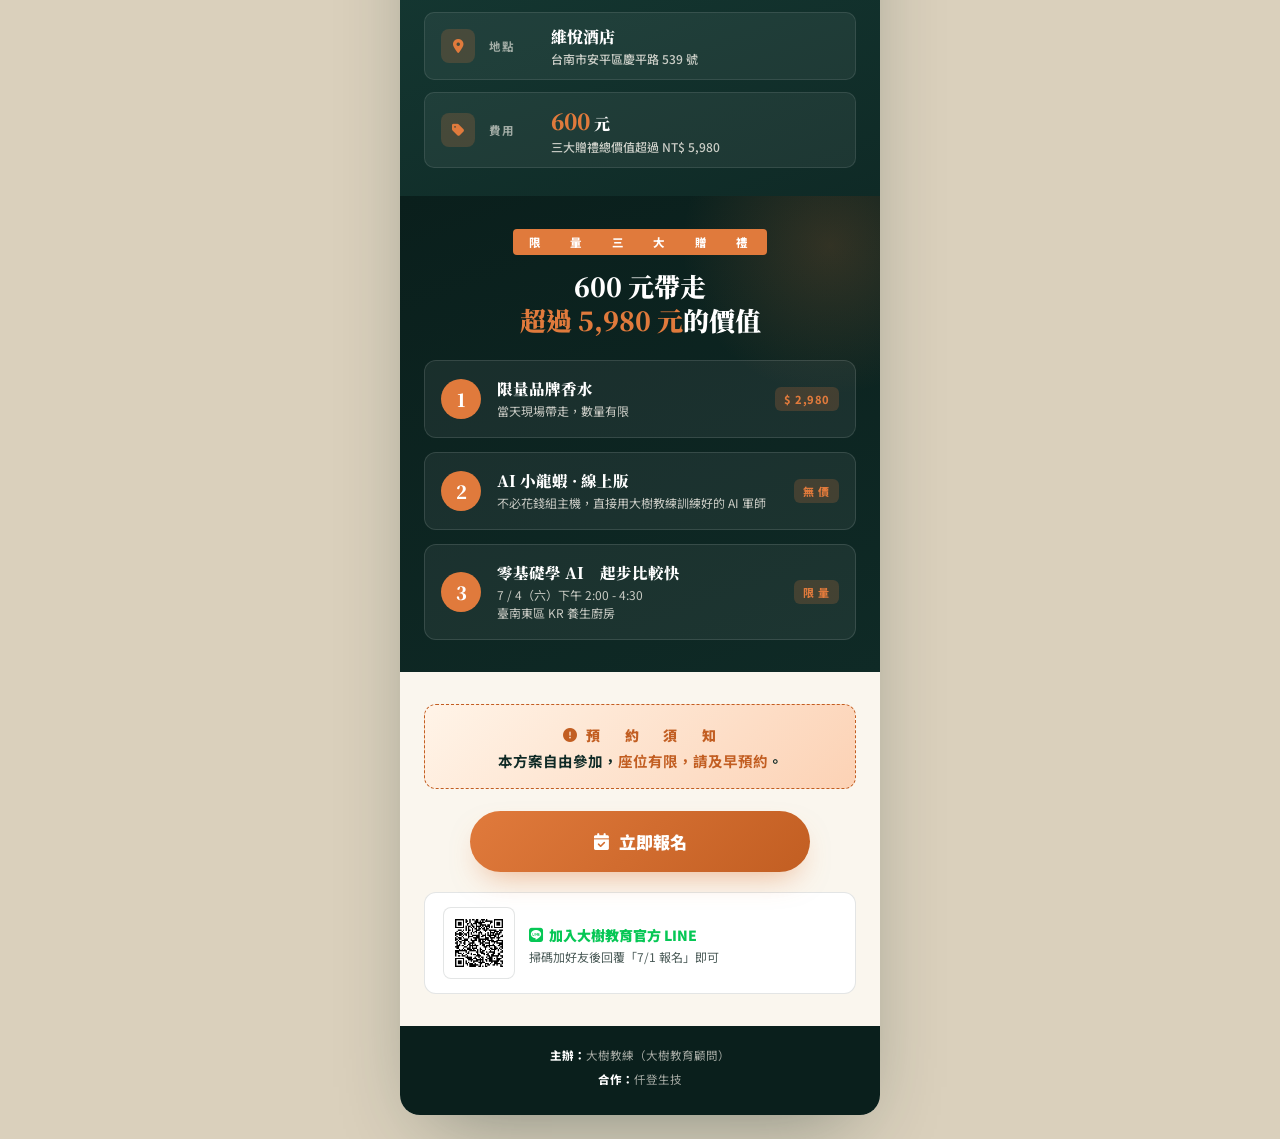
<file: old/index.html>
<!doctype html>
<html lang="zh-Hant">
<head>
<meta charset="utf-8">
<meta name="viewport" content="width=device-width,initial-scale=1">
<title>2026/7/1 創業 × 政府 × AI 主題講座｜大樹教練</title>
<meta name="description" content="想創業又怕踩雷？想擴張又卡資金？想用 AI 又怕不會？7/1 一個下午，3 個答案——大樹教練 × 32 年美業實戰 × 政府貸款方案 × AI 軍師。台南維悅酒店，600 元三大限量贈禮。">
<link rel="preconnect" href="https://fonts.googleapis.com">
<link rel="preconnect" href="https://fonts.gstatic.com" crossorigin>
<link href="https://fonts.googleapis.com/css2?family=Noto+Sans+TC:wght@400;500;700;900&family=Noto+Serif+TC:wght@700;900&display=swap" rel="stylesheet">
<link href="https://cdnjs.cloudflare.com/ajax/libs/font-awesome/6.5.1/css/all.min.css" rel="stylesheet">
<style>
:root{
  --ink:#1c2a28;
  --ink-soft:#4b5b58;
  --paper:#faf6ee;
  --paper-2:#f1e9d8;
  --paper-3:#fffef7;
  --deep:#163b35;
  --deep-2:#0f2a26;
  --deep-3:#1f4a43;
  --teal-soft:#b9d6c8;
  --accent:#e07a3c;
  --accent-2:#c25e22;
  --accent-soft:#fcd2b5;
  --gold:#b58a4f;
  --line-green:#06c755;
  --line-soft:rgba(28,42,40,.12);
}
*{box-sizing:border-box}
html,body{margin:0;padding:0;background:#dad0bc;font-family:"Noto Sans TC",system-ui,-apple-system,sans-serif;color:var(--ink);-webkit-font-smoothing:antialiased}
img{max-width:100%;display:block}
a{color:inherit;text-decoration:none}

/* ====== EDM 直式容器（窄欄） ====== */
.edm{
  max-width:480px;margin:24px auto;
  background:var(--paper);
  border-radius:20px;overflow:hidden;
  box-shadow:0 30px 80px -30px rgba(15,42,38,.45);
}

/* ====== 1. 頂部小 banner ====== */
.top-bar{
  background:linear-gradient(95deg,var(--deep-2),var(--deep-3));
  color:var(--paper);padding:14px 24px;
  font-size:12.5px;letter-spacing:.08em;font-weight:500;
  display:flex;justify-content:space-between;align-items:center;flex-wrap:wrap;gap:8px;
}
.top-bar b{font-weight:900;color:#fff}
.top-bar .tag{
  background:var(--accent);color:#fff;padding:3px 10px;border-radius:4px;
  font-size:11px;letter-spacing:.1em;font-weight:800;
}

/* ====== 2. 主視覺：三段問句 ====== */
.hero{
  padding:44px 28px 32px;text-align:left;
  background:
    radial-gradient(380px 220px at 100% -10%, rgba(224,122,60,.18), transparent 60%),
    radial-gradient(300px 180px at -10% 110%, rgba(22,59,53,.15), transparent 60%),
    var(--paper);
}
.hero .questions{
  font-family:"Noto Sans TC",sans-serif;
  font-weight:700;
  font-size:18px;
  line-height:1.85;
  color:var(--ink);
  letter-spacing:.02em;
  padding-left:18px;
  border-left:3px solid var(--accent);
}
.hero .questions .q{display:block}
.hero .questions .q em{font-style:normal;color:var(--accent-2);font-weight:900}
.hero .arrow-row{
  display:flex;align-items:center;gap:10px;
  margin:24px 0 16px;
}
.hero .arrow-row .arrow-line{flex:1;height:2px;background:linear-gradient(90deg,var(--accent),transparent)}
.hero .arrow-row .arrow-mark{
  color:var(--accent-2);font-family:"Noto Serif TC",serif;font-weight:900;font-size:22px;
}
.hero .answer{
  font-family:"Noto Serif TC",serif;
  font-weight:900;font-size:24px;
  color:var(--deep);line-height:1.5;
}
.hero .answer b{color:var(--accent-2)}
.hero .sub{
  margin-top:18px;font-size:13.5px;color:var(--ink-soft);
  line-height:1.8;letter-spacing:.02em;
}
.hero .sub .x{color:var(--accent);font-weight:900;margin:0 4px}

/* ====== 3. 主講對談區 ====== */
.speakers{
  background:linear-gradient(160deg,var(--paper-2),var(--paper));
  padding:28px 24px;border-top:1px solid var(--line-soft);
}
.speakers-title{
  text-align:center;font-size:11.5px;color:var(--accent-2);
  letter-spacing:.3em;font-weight:800;margin-bottom:18px;
}
.speakers-grid{display:grid;grid-template-columns:1fr 1fr;gap:14px}
.speaker{
  background:#fff;border-radius:14px;
  padding:0;text-align:center;
  border:1px solid var(--line-soft);
  overflow:hidden;
}
.speaker .photo{
  width:100%;
  aspect-ratio: 4/5;
  margin:0;
  background:#0f2a26;
  overflow:hidden;
}
.speaker .photo img{
  width:100%;height:100%;
  object-fit:cover;
  object-position:center top;
  display:block;
}
.speaker .text{padding:14px 12px 18px}
.speaker .role{
  display:inline-block;background:var(--accent);color:#fff;
  font-size:11px;padding:2px 10px;border-radius:4px;
  letter-spacing:.1em;font-weight:800;margin-bottom:8px;
}
.speaker .name{
  font-family:"Noto Serif TC",serif;font-weight:900;
  font-size:17px;color:var(--deep-2);
}
.speaker .org{
  font-size:11.5px;color:var(--ink-soft);margin-top:4px;line-height:1.5;
}

/* ====== 4. 合作單位 ====== */
.collab{
  margin:18px 0 0;padding:14px 16px;
  background:#fff;border-radius:12px;
  border:1px dashed var(--accent);
  text-align:center;
}
.collab .label{
  display:inline-block;background:var(--deep-2);color:var(--paper);
  font-size:10.5px;padding:3px 10px;border-radius:4px;
  letter-spacing:.15em;font-weight:800;margin-bottom:8px;
}
.collab .title{
  font-family:"Noto Serif TC",serif;font-weight:900;
  font-size:16px;color:var(--deep-2);
}
.collab .sub{
  font-size:12.5px;color:var(--ink-soft);margin-top:4px;
}

/* ====== 5. 你會帶走什麼 ====== */
.takeaways{
  background:#fff;
  padding:30px 24px;
  border-top:1px solid var(--line-soft);
}
.takeaways-head{text-align:center;margin-bottom:22px}
.takeaways-head .eb{
  font-size:11.5px;color:var(--accent-2);letter-spacing:.25em;
  font-weight:800;margin-bottom:6px;
}
.takeaways-head h2{
  font-family:"Noto Serif TC",serif;font-weight:900;
  font-size:22px;color:var(--deep-2);margin:0;
}
.takeaways-grid{display:grid;grid-template-columns:1fr 1fr;gap:14px}
.takeaway{
  background:var(--paper);border-radius:12px;
  padding:18px 14px;text-align:center;
  border:1px solid var(--line-soft);
  transition:.2s;
}
.takeaway:hover{transform:translateY(-2px);box-shadow:0 8px 22px -10px rgba(15,42,38,.2)}
.takeaway .ico{
  width:42px;height:42px;border-radius:10px;margin:0 auto 10px;
  background:linear-gradient(135deg,var(--accent-soft),var(--accent));
  display:grid;place-items:center;color:#fff;font-size:18px;
}
.takeaway .title{
  font-weight:800;font-size:13.5px;color:var(--deep-2);
  margin-bottom:5px;
}
.takeaway .desc{
  font-size:11.5px;color:var(--ink-soft);line-height:1.55;
}

/* ====== 6. 詳細資訊 ====== */
.info{
  background:linear-gradient(160deg,var(--deep),var(--deep-2));
  color:var(--paper);padding:28px 24px;
}
.info-rows{display:grid;gap:12px}
.info-row{
  display:flex;align-items:center;gap:14px;
  background:rgba(255,255,255,.06);
  border:1px solid rgba(255,255,255,.1);
  border-radius:10px;padding:12px 16px;
}
.info-row .icon{
  width:34px;height:34px;border-radius:8px;
  background:rgba(224,122,60,.2);color:var(--accent);
  display:grid;place-items:center;font-size:14px;flex-shrink:0;
}
.info-row .label{
  font-size:11.5px;color:rgba(250,246,238,.6);
  letter-spacing:.1em;font-weight:700;min-width:48px;
}
.info-row .value{
  font-family:"Noto Serif TC",serif;font-weight:900;
  font-size:16px;color:#fff;flex:1;
}
.info-row .value small{font-weight:500;font-size:12px;color:rgba(250,246,238,.78);display:block;margin-top:2px;font-family:"Noto Sans TC",sans-serif}
.info-row .value .price{color:var(--accent);font-size:22px}

/* ====== 7. 三大贈禮 ====== */
.gifts{
  background:linear-gradient(160deg,#0a1f1c,var(--deep-2));
  color:var(--paper);padding:32px 24px;
  position:relative;overflow:hidden;
}
.gifts::before{
  content:"";position:absolute;
  width:300px;height:300px;border-radius:50%;
  background:radial-gradient(circle,rgba(224,122,60,.18),transparent 70%);
  top:-100px;right:-100px;
}
.gifts-head{text-align:center;margin-bottom:24px;position:relative;z-index:2}
.gifts-head .eb{
  display:inline-block;background:var(--accent);color:#fff;
  font-size:11.5px;padding:5px 16px;border-radius:4px;
  letter-spacing:.25em;font-weight:800;margin-bottom:14px;
}
.gifts-head h2{
  font-family:"Noto Serif TC",serif;font-weight:900;
  font-size:26px;color:#fff;margin:0;line-height:1.3;
}
.gifts-head h2 em{font-style:normal;color:var(--accent)}
.gifts-list{display:grid;gap:14px;position:relative;z-index:2}
.gift{
  display:flex;gap:16px;align-items:center;
  background:rgba(255,255,255,.06);
  border:1px solid rgba(255,255,255,.12);
  border-radius:12px;padding:16px;
}
.gift .num{
  flex-shrink:0;width:40px;height:40px;border-radius:50%;
  background:var(--accent);color:#fff;
  display:grid;place-items:center;
  font-family:"Noto Serif TC",serif;font-weight:900;font-size:18px;
}
.gift .content{flex:1}
.gift .title{
  font-family:"Noto Serif TC",serif;font-weight:900;
  font-size:15.5px;color:#fff;margin-bottom:3px;
}
.gift .desc{
  font-size:12px;color:rgba(250,246,238,.78);line-height:1.55;
}
.gift .price{
  flex-shrink:0;background:rgba(224,122,60,.2);
  color:var(--accent);font-size:11px;font-weight:800;
  padding:4px 9px;border-radius:6px;letter-spacing:.05em;
}
.gifts-total{
  margin-top:20px;text-align:center;
  font-size:13px;color:rgba(250,246,238,.85);position:relative;z-index:2;
  padding-top:18px;border-top:1px dashed rgba(255,255,255,.2);
}
.gifts-total .num{
  font-family:"Noto Serif TC",serif;font-weight:900;
  font-size:24px;color:var(--accent);margin:0 4px;
}

/* ====== 8. CTA ====== */
.cta{
  background:var(--paper);padding:32px 24px;text-align:center;
}
.cta-btn{
  display:inline-flex;align-items:center;gap:10px;justify-content:center;
  background:linear-gradient(135deg,var(--accent),var(--accent-2));
  color:#fff;padding:18px 36px;border-radius:999px;
  font-weight:900;font-size:17px;
  box-shadow:0 14px 30px -12px rgba(224,122,60,.55);
  transition:.22s;width:100%;max-width:340px;
}
.cta-btn:hover{transform:translateY(-2px);box-shadow:0 18px 38px -12px rgba(224,122,60,.65)}
.cta-line{
  display:flex;align-items:center;justify-content:center;gap:14px;
  margin-top:20px;padding:14px 18px;
  background:#fff;border-radius:12px;
  border:1px solid var(--line-soft);
}
.cta-line .qr{
  width:72px;height:72px;background:var(--paper-2);
  border-radius:8px;display:grid;place-items:center;
  font-size:10px;color:var(--ink-soft);font-weight:700;
  text-align:center;line-height:1.4;flex-shrink:0;
}
.cta-line .text{text-align:left;flex:1}
.cta-line .text .l1{
  display:inline-flex;align-items:center;gap:6px;
  font-weight:900;color:var(--line-green);font-size:14px;
}
.cta-line .text .l2{font-size:12px;color:var(--ink-soft);margin-top:3px}

/* ====== 9. 底部 ====== */
.foot{
  background:#0a1f1c;color:rgba(250,246,238,.65);
  padding:20px 24px;text-align:center;font-size:11.5px;line-height:1.7;
}
.foot b{color:#fff;font-weight:800}
.foot .row{margin-bottom:5px}

/* mobile shrink */
@media (max-width:420px){
  .hero .questions{font-size:26px}
  .hero .answer{font-size:21px}
}

/* ====== Registration Modal ====== */
.modal{position:fixed;inset:0;z-index:200;display:none;align-items:center;justify-content:center;padding:16px}
.modal.show{display:flex}
.modal-bg{position:absolute;inset:0;background:rgba(0,0,0,.65);backdrop-filter:blur(8px)}
.modal-box{position:relative;background:#fff;border-radius:20px;width:100%;max-width:460px;overflow:hidden;box-shadow:0 28px 60px -20px rgba(0,0,0,.45);animation:modalIn .25s ease;max-height:92vh;overflow-y:auto}
@keyframes modalIn{from{opacity:0;transform:translateY(10px)}to{opacity:1;transform:none}}
.modal-head{background:linear-gradient(135deg,var(--deep),var(--deep-2));color:#fff;padding:20px 24px;display:flex;justify-content:space-between;align-items:flex-start;gap:12px}
.modal-title{font-weight:900;font-size:20px;font-family:"Noto Serif TC",serif;line-height:1.3}
.modal-sub{font-size:13px;color:var(--accent-soft);margin-top:4px}
.modal-close{background:transparent;border:0;color:rgba(255,255,255,.75);font-size:30px;line-height:1;cursor:pointer;padding:0;flex-shrink:0}
.modal-close:hover{color:#fff}
.modal-body{padding:22px 24px 26px}
.field{display:block;margin-bottom:13px}
.field label{display:block;font-size:11.5px;font-weight:800;letter-spacing:.18em;color:var(--ink-soft);margin-bottom:6px}
.field input{width:100%;border:1px solid var(--line-soft);border-radius:10px;padding:11px 14px;font-size:15px;font-family:inherit;outline:none;transition:.2s;background:var(--paper);box-sizing:border-box}
.field input:focus{border-color:var(--accent);box-shadow:0 0 0 3px rgba(224,122,60,.18);background:#fff}
.field-row{display:grid;grid-template-columns:1fr 1fr;gap:12px}
.field-check{display:flex;gap:10px;align-items:flex-start;margin-top:10px;font-size:13.5px;color:var(--ink-soft);line-height:1.55}
.field-check input{width:16px;height:16px;margin-top:3px;accent-color:var(--accent);flex-shrink:0}
.modal-actions{display:flex;gap:10px;margin-top:22px}
.btn-ghost{flex:1;height:48px;border:1px solid var(--line-soft);background:#fff;color:var(--ink);font-weight:700;border-radius:999px;font-size:15px;cursor:pointer;transition:.2s;font-family:inherit}
.btn-ghost:hover{background:var(--paper-2)}
.btn-submit{flex:1;height:48px;background:linear-gradient(135deg,var(--accent),var(--accent-2));color:#fff;font-weight:900;border:0;border-radius:999px;font-size:15px;cursor:pointer;transition:.2s;box-shadow:0 10px 24px -10px rgba(224,122,60,.55);font-family:inherit}
.btn-submit:hover{transform:translateY(-1px)}
.btn-submit:disabled{opacity:.6;cursor:not-allowed;transform:none}
.success-box{padding:32px 24px;text-align:center}
.success-icon{width:72px;height:72px;border-radius:50%;background:linear-gradient(135deg,#9ee9d3,var(--line-green));margin:0 auto 18px;display:grid;place-items:center;color:#fff;font-size:36px}
.success-box h3{font-family:"Noto Serif TC",serif;font-size:24px;font-weight:900;color:var(--deep-2);margin:0 0 8px}
.success-box>p{color:var(--ink-soft);font-size:14.5px;margin:0 0 22px;line-height:1.7}
.success-line-banner{background:#e6f8ee;border:1px solid #b9d6c8;border-radius:14px;padding:18px;margin-bottom:18px;text-align:left}
.banner-head{font-weight:900;color:var(--line-green);display:flex;align-items:center;gap:8px;font-size:15px;margin-bottom:12px}
.btn-line-confirm{width:100%;height:50px;background:var(--line-green);color:#fff;font-weight:900;border:0;border-radius:12px;font-size:15px;cursor:pointer;transition:.2s;display:flex;align-items:center;justify-content:center;gap:8px;font-family:inherit}
.btn-line-confirm:hover{background:#04a847}
.btn-copy-msg{display:flex;align-items:center;justify-content:center;gap:5px;margin:10px auto 0;background:transparent;border:0;color:var(--line-green);font-size:13.5px;cursor:pointer;font-weight:700;font-family:inherit}
.btn-copy-msg:hover{text-decoration:underline}
.btn-close-modal{width:100%;height:42px;background:transparent;border:0;color:var(--ink-soft);font-size:14.5px;cursor:pointer;font-weight:500;font-family:inherit}
.btn-close-modal:hover{color:var(--ink)}
@media (max-width:420px){
  .field-row{grid-template-columns:1fr}
}
</style>
</head>
<body>

<div class="edm">

  <!-- 1. 頂部小 banner -->
  <div class="top-bar">
    <span><b>2026 / 7 / 1</b>（三）· 台南</span>
    <span class="tag">創 業 × 政 府 × AI</span>
  </div>

  <!-- 2. 主視覺：主標 + 副標 -->
  <header class="hero">
    <h1 style="font-family:'Noto Serif TC',serif;font-weight:900;font-size:46px;line-height:1.2;letter-spacing:.02em;color:var(--deep-2);margin:0 0 22px">
      一個下午<br>
      <em style="font-style:normal;color:var(--accent-2);background:linear-gradient(transparent 62%,rgba(224,122,60,.32) 62%);padding:0 6px">三 個 答 案</em>
    </h1>
    <div class="questions">
      <span class="q">想<em>創業</em>，怕踩雷？</span>
      <span class="q">想<em>擴張</em>，卡資金？</span>
      <span class="q">想用 <em>AI</em>，怕不會？</span>
    </div>
  </header>

  <!-- 3. 主講對談區 -->
  <section class="speakers">
    <div class="speakers-title">主 　 講 　 ＆ 　 對 　 談</div>
    <div class="speakers-grid">
      <div class="speaker">
        <div class="photo"><img src="coach-hero.jpg" alt="大樹教練"></div>
        <div class="text">
          <span class="role">主 講</span>
          <div class="name">大樹教練</div>
          <div class="org">大樹教育顧問創辦人<br>26 年企業培訓 · 6,000+ 場</div>
        </div>
      </div>
      <div class="speaker">
        <div class="photo"><img src="speaker-yu.jpg" alt="謝扉榆"></div>
        <div class="text">
          <span class="role">對 談</span>
          <div class="name">謝扉榆</div>
          <div class="org">仟登生技國際有限公司<br>32 年美業實戰</div>
        </div>
      </div>
    </div>

    <!-- 4. 中小微企業 -->
    <div class="collab">
      <span class="label">免 費 講 座 ｜ 自 由 參 加</span>
      <div class="title">中小微企業多元發展貸款方案</div>
      <div class="sub">方案講解</div>
    </div>
  </section>

  <!-- 5. 你會帶走什麼 -->
  <section class="takeaways">
    <div class="takeaways-head">
      <div class="eb">你 　 會 　 帶 　 走 　 什 　 麼</div>
      <h2>4 件帶得回公司的事</h2>
    </div>
    <div class="takeaways-grid">
      <div class="takeaway">
        <div class="ico"><i class="fa-solid fa-triangle-exclamation"></i></div>
        <div class="title">創業避坑　九大提醒</div>
        <div class="desc">32 年實戰<br>真實踩過的地圖</div>
      </div>
      <div class="takeaway">
        <div class="ico"><i class="fa-solid fa-clipboard-list"></i></div>
        <div class="title">解決問題的步驟</div>
        <div class="desc">6,000 場演講大樹教練<br>教你系統化拆解</div>
      </div>
      <div class="takeaway">
        <div class="ico"><i class="fa-solid fa-landmark"></i></div>
        <div class="title">貸款方案</div>
        <div class="desc">中小微企業<br>多元發展方案</div>
      </div>
      <div class="takeaway">
        <div class="ico"><i class="fa-solid fa-robot"></i></div>
        <div class="title">小龍蝦</div>
        <div class="desc">線上版小龍蝦<br>下載 App 通過驗證即可使用</div>
      </div>
    </div>
  </section>

  <!-- 6. 詳細資訊 -->
  <section class="info">
    <div class="info-rows">
      <div class="info-row">
        <div class="icon"><i class="fa-solid fa-calendar"></i></div>
        <div class="label">日期</div>
        <div class="value">7 月 1 日（三）</div>
      </div>
      <div class="info-row">
        <div class="icon"><i class="fa-solid fa-clock"></i></div>
        <div class="label">時間</div>
        <div class="value">下午 1:30 - 5:00</div>
      </div>
      <div class="info-row">
        <div class="icon"><i class="fa-solid fa-location-dot"></i></div>
        <div class="label">地點</div>
        <div class="value">維悅酒店<small>台南市安平區慶平路 539 號</small></div>
      </div>
      <div class="info-row">
        <div class="icon"><i class="fa-solid fa-tag"></i></div>
        <div class="label">費用</div>
        <div class="value"><span class="price">600</span> 元<small>三大贈禮總價值超過 NT$ 5,980</small></div>
      </div>
    </div>
  </section>

  <!-- 7. 三大贈禮 -->
  <section class="gifts">
    <div class="gifts-head">
      <span class="eb">限 　 量 　 三 　 大 　 贈 　 禮</span>
      <h2>600 元帶走<br><em>超過 5,980 元</em>的價值</h2>
    </div>
    <div class="gifts-list">
      <div class="gift">
        <div class="num">1</div>
        <div class="content">
          <div class="title">限量品牌香水</div>
          <div class="desc">當天現場帶走，數量有限</div>
        </div>
        <div class="price">$ 2,980</div>
      </div>
      <div class="gift">
        <div class="num">2</div>
        <div class="content">
          <div class="title">AI 小龍蝦 · 線上版</div>
          <div class="desc">不必花錢組主機，直接用大樹教練訓練好的 AI 軍師</div>
        </div>
        <div class="price">無 價</div>
      </div>
      <div class="gift">
        <div class="num">3</div>
        <div class="content">
          <div class="title">零基礎學 AI　起步比較快</div>
          <div class="desc">
            7 / 4（六）下午 2:00 - 4:30<br>
            臺南東區 KR 養生廚房
          </div>
        </div>
        <div class="price">限 量</div>
      </div>
    </div>
  </section>

  <!-- 8. CTA -->
  <section class="cta">
    <div style="background:linear-gradient(135deg,#fff4e8,#fcd2b5);border:1.5px dashed var(--accent-2);border-radius:12px;padding:16px 20px;margin-bottom:22px;text-align:center">
      <div style="display:inline-flex;align-items:center;gap:8px;font-weight:900;color:var(--accent-2);font-size:14px;letter-spacing:.08em;margin-bottom:4px">
        <i class="fa-solid fa-circle-exclamation"></i> 預 　 約 　 須 　 知
      </div>
      <div style="font-size:14.5px;color:var(--deep-2);font-weight:700;line-height:1.6">
        本方案自由參加，<b style="color:var(--accent-2)">座位有限，請及早預約</b>。
      </div>
    </div>
    <button type="button" onclick="showRegisterModal()" class="cta-btn" style="border:0;cursor:pointer;font-family:inherit">
      <i class="fa-solid fa-calendar-check"></i>
      立即報名
    </button>
    <div class="cta-line">
      <div class="qr" style="background:#fff;padding:6px;border:1px solid var(--line-soft)"><img src="line-qr.png" alt="大樹教育官方 LINE" style="width:100%;height:100%;object-fit:contain;display:block"></div>
      <div class="text">
        <span class="l1"><i class="fa-brands fa-line"></i> 加入大樹教育官方 LINE</span>
        <div class="l2">掃碼加好友後回覆「7/1 報名」即可</div>
      </div>
    </div>
  </section>

  <!-- 9. 底部 -->
  <footer class="foot">
    <div class="row"><b>主辦：</b>大樹教練（大樹教育顧問）</div>
    <div class="row"><b>合作：</b>仟登生技</div>
  </footer>

</div>

<!-- ===== Registration Modal ===== -->
<div id="registerModal" class="modal">
  <div class="modal-bg" onclick="hideRegisterModal()"></div>
  <div class="modal-box">
    <div class="modal-head">
      <div>
        <div class="modal-title">報名講座（600 元）</div>
        <div class="modal-sub">7/1 創業 × 政府 × AI 主題講座</div>
      </div>
      <button class="modal-close" onclick="hideRegisterModal()" aria-label="關閉">&times;</button>
    </div>
    <div class="modal-body">
      <form id="registerForm" onsubmit="submitRegistration(event)">
        <div class="field">
          <label>姓 　 名</label>
          <input type="text" id="name" required placeholder="請輸入姓名">
        </div>
        <div class="field-row">
          <div class="field">
            <label>聯 絡 電 話</label>
            <input type="tel" id="phone" required placeholder="0912-345-678">
          </div>
          <div class="field">
            <label>電 子 郵 件</label>
            <input type="email" id="email" placeholder="you@email.com">
          </div>
        </div>
        <div class="field">
          <label>公 司 / 職 稱（選填）</label>
          <input type="text" id="company" placeholder="例：○○美容工作室 負責人">
        </div>
        <div class="field-check">
          <input type="checkbox" id="agree" required>
          <label for="agree">我了解本講座費用為 600 元，並同意主辦單位以電話 / LINE 與我聯繫確認席次。</label>
        </div>
        <div class="modal-actions">
          <button type="button" onclick="hideRegisterModal()" class="btn-ghost">取消</button>
          <button type="submit" class="btn-submit">確認送出報名</button>
        </div>
      </form>
    </div>
  </div>
</div>

<!-- ===== Success Modal ===== -->
<div id="successModal" class="modal">
  <div class="modal-bg" onclick="hideSuccessModal()"></div>
  <div class="modal-box success-box">
    <div class="success-icon"><i class="fa-solid fa-circle-check"></i></div>
    <h3>報名成功！</h3>
    <p>您的報名資料已送出，<br>我們將盡速與您確認席次。</p>
    <div class="success-line-banner">
      <div class="banner-head"><i class="fa-brands fa-line"></i> 加入官方 LINE 完成報名</div>
      <button onclick="sendToLine()" class="btn-line-confirm">
        <i class="fa-brands fa-line"></i>
        <span>點擊加入 LINE 並傳送報名資料</span>
      </button>
      <button onclick="copyLineMessage()" class="btn-copy-msg">
        <i class="fa-solid fa-copy"></i><span>或複製訊息手動傳送</span>
      </button>
    </div>
    <button onclick="hideSuccessModal()" class="btn-close-modal">關閉視窗</button>
  </div>
</div>

<script>
const LINE_REGISTRATION_URL = 'https://line.me/R/ti/p/@qaw8118h';
const SESSION_NAME = '7/1 創業 × 政府 × AI 主題講座（維悅酒店）';

function showRegisterModal(){
  const m = document.getElementById('registerModal');
  m.classList.add('show');
  document.getElementById('registerForm').reset();
}
function hideRegisterModal(){
  document.getElementById('registerModal').classList.remove('show');
}
function showSuccessModal(){
  document.getElementById('successModal').classList.add('show');
}
function hideSuccessModal(){
  document.getElementById('successModal').classList.remove('show');
}

let lastRegistration = null;
function submitRegistration(e){
  e.preventDefault();
  const name = document.getElementById('name').value.trim();
  const phone = document.getElementById('phone').value.trim();
  const email = document.getElementById('email').value.trim();
  const company = document.getElementById('company').value.trim();
  if(!name || !phone){ alert('請完整填寫姓名與聯絡電話'); return; }
  lastRegistration = { name, phone, email, company };
  fetch('https://sme-register-fn.netlify.app/.netlify/functions/register', {
    method: 'POST',
    headers: { 'Content-Type': 'application/json' },
    body: JSON.stringify({ session: SESSION_NAME, name, company, phone, email })
  }).catch(()=>{});
  const form = e.target;
  const submitBtn = form.querySelector('button[type="submit"]');
  const origText = submitBtn.innerHTML;
  submitBtn.disabled = true;
  submitBtn.innerHTML = '<i class="fa-solid fa-spinner fa-spin"></i> 處理中...';
  setTimeout(() => {
    hideRegisterModal();
    showSuccessModal();
    submitBtn.disabled = false;
    submitBtn.innerHTML = origText;
    form.reset();
  }, 800);
}

function generateLineMessage(){
  if(!lastRegistration) return '您好，我想報名【7/1 創業 × 政府 × AI 主題講座】，請協助確認席次，謝謝！';
  const r = lastRegistration;
  return '您好，我想報名【7/1 創業 × 政府 × AI 主題講座】\n\n姓名：' + r.name + '\n電話：' + r.phone + '\nEmail：' + (r.email || '未填寫') + '\n公司/職稱：' + (r.company || '未填寫') + '\n\n請協助確認席次，謝謝！';
}
function copyLineMessage(){
  const msg = generateLineMessage();
  navigator.clipboard.writeText(msg).then(() => {
    alert('已複製報名訊息，請貼到 LINE 對話框送出。');
  }).catch(() => prompt('請複製以下訊息傳送給大樹教育 LINE：', msg));
}
function sendToLine(){
  window.open(LINE_REGISTRATION_URL, '_blank');
}

document.addEventListener('keydown', (e) => {
  if(e.key === 'Escape'){
    const sm = document.getElementById('successModal');
    const rm = document.getElementById('registerModal');
    if(sm.classList.contains('show')) hideSuccessModal();
    else if(rm.classList.contains('show')) hideRegisterModal();
  }
});

// URL hash 直達報名：?register / #register / #report 都觸發
window.addEventListener('load', () => {
  const h = location.hash.toLowerCase();
  const s = location.search.toLowerCase();
  if(h === '#register' || h === '#report' || h === '#報名' || s.includes('register')){
    showRegisterModal();
  }
});
</script>

</body>
</html>
</file>
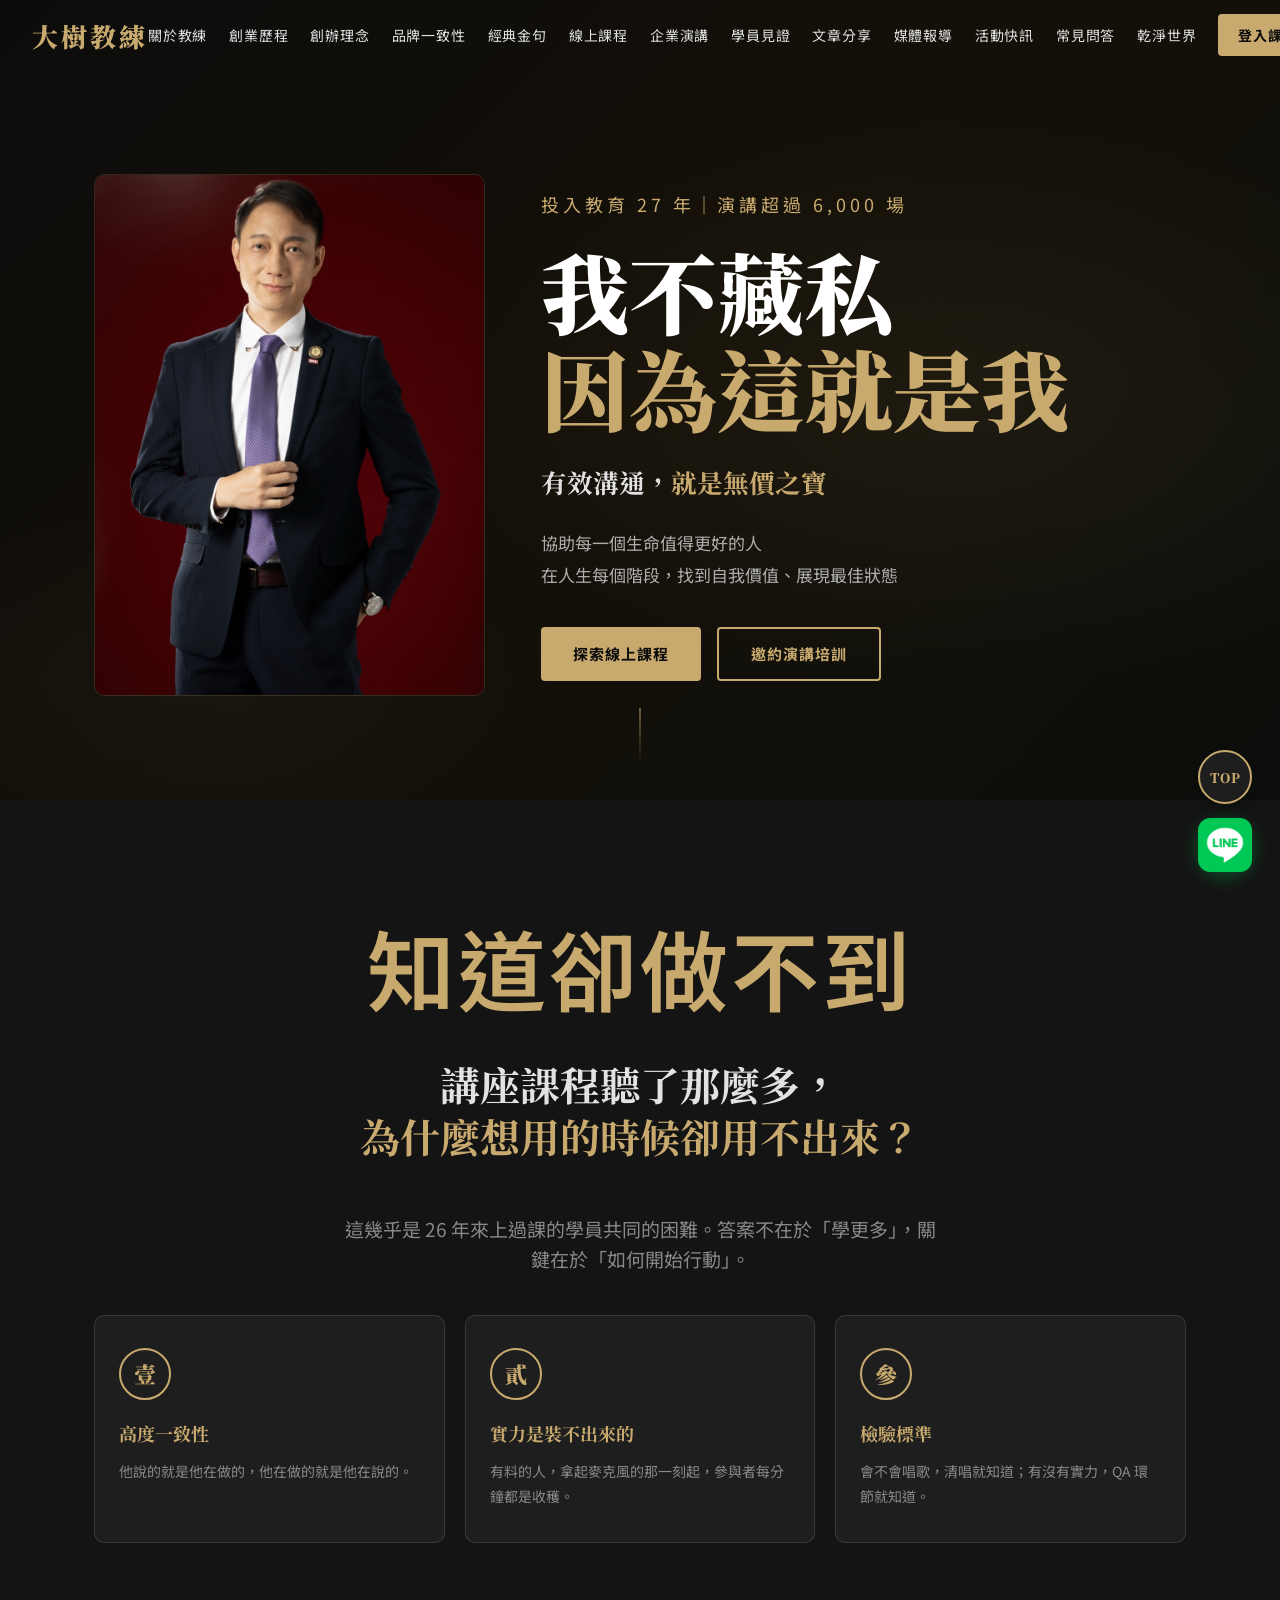
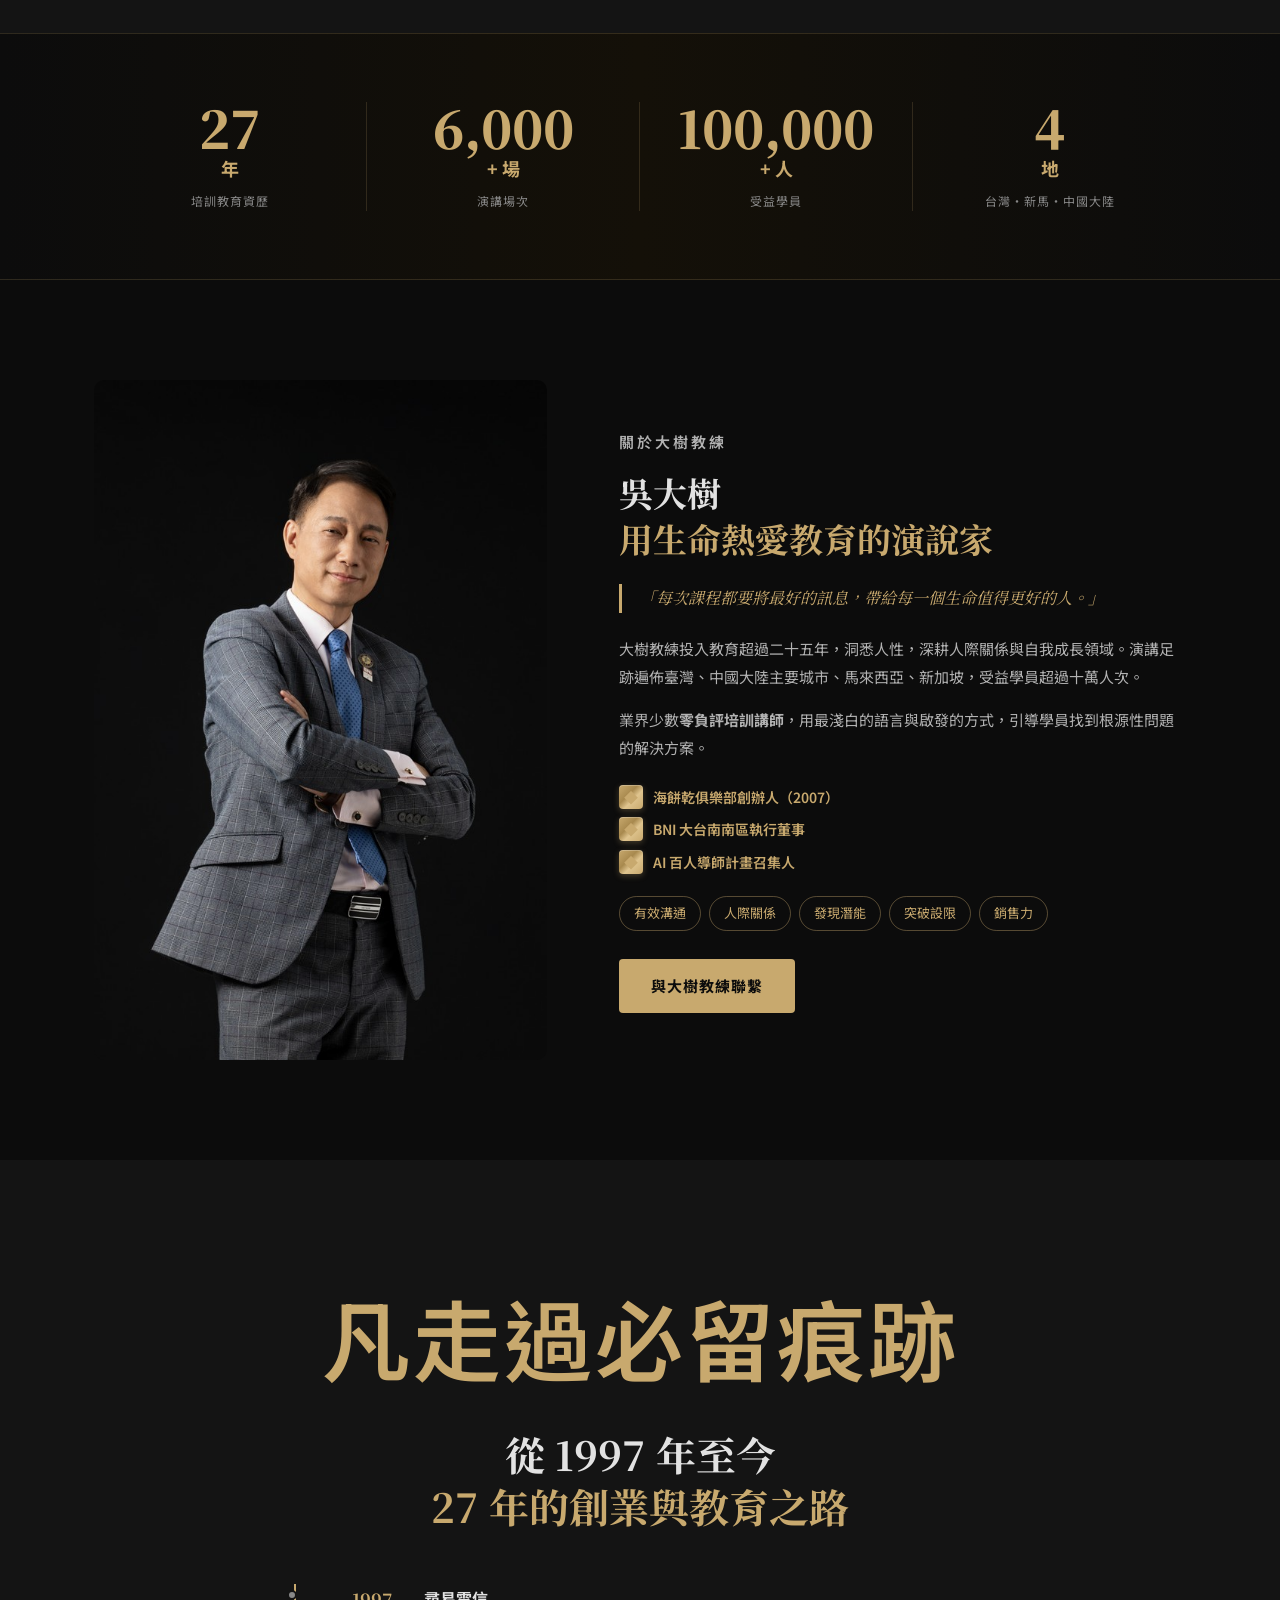
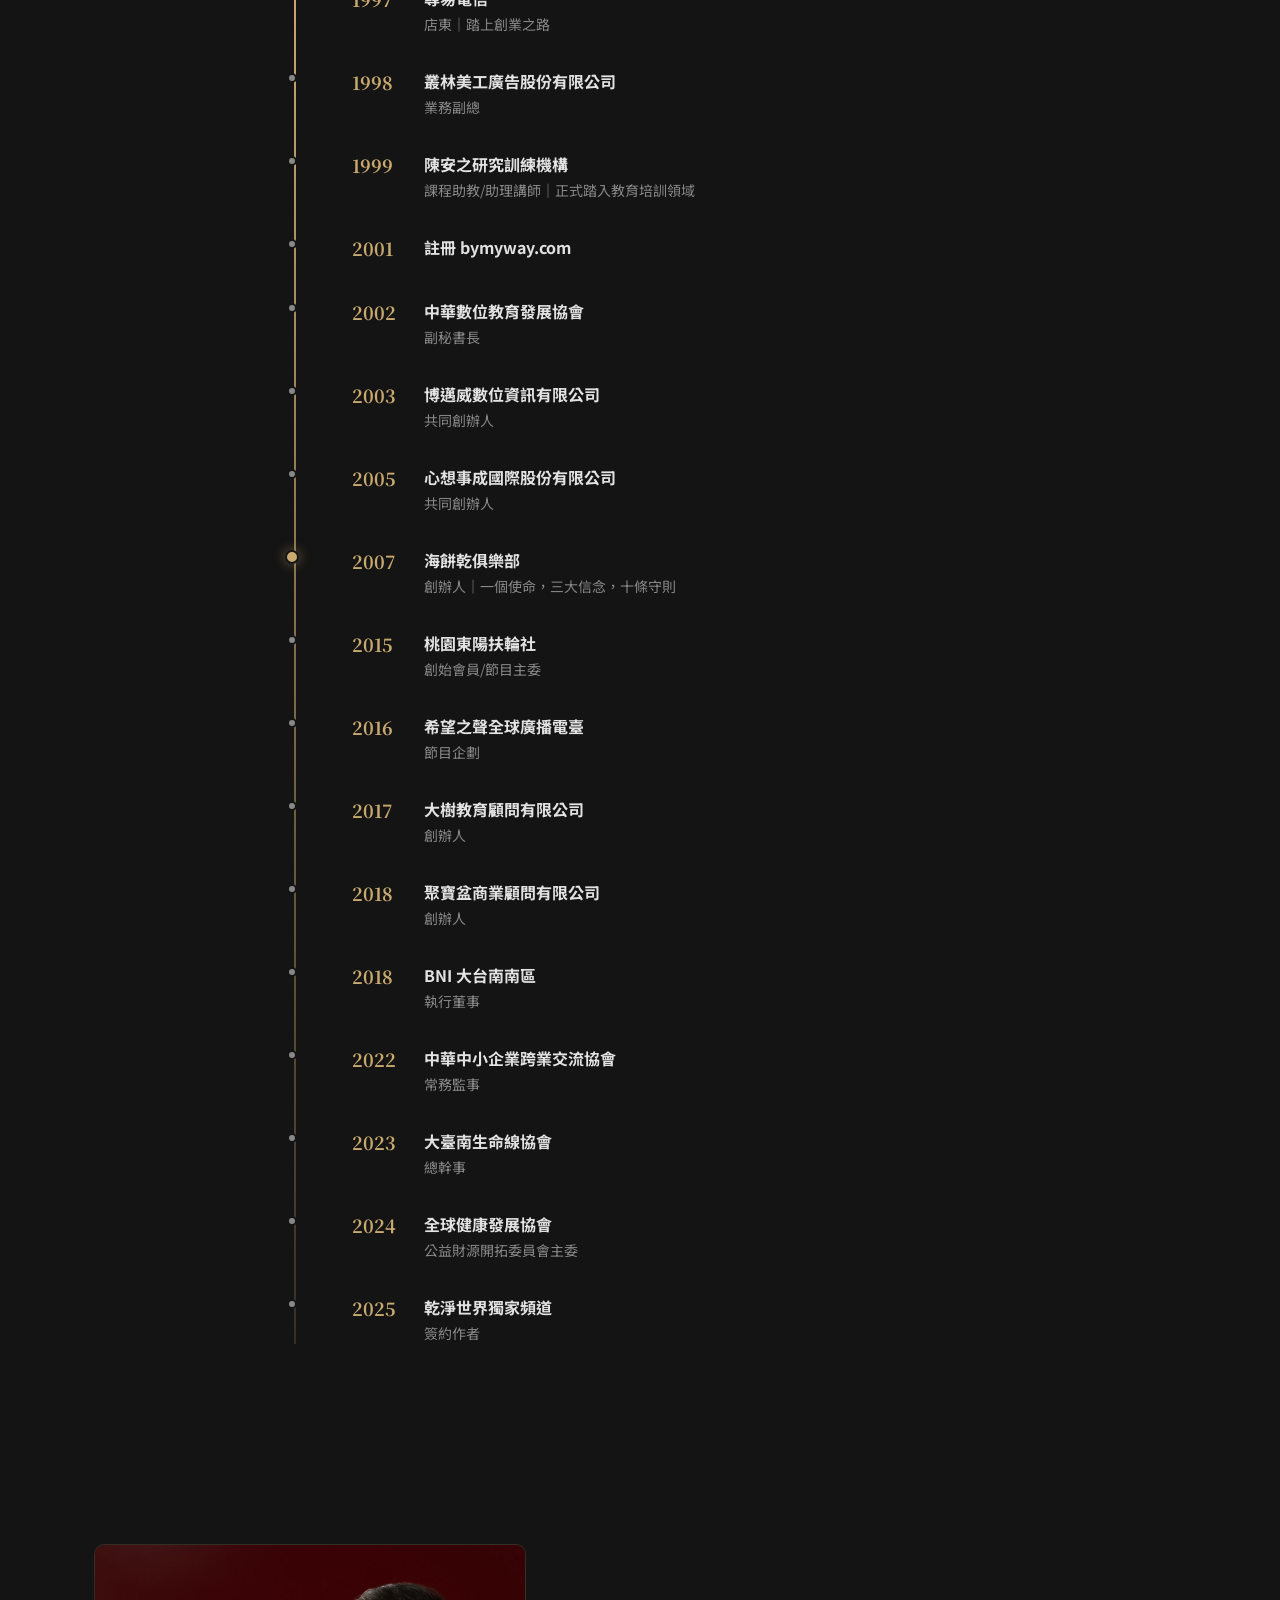
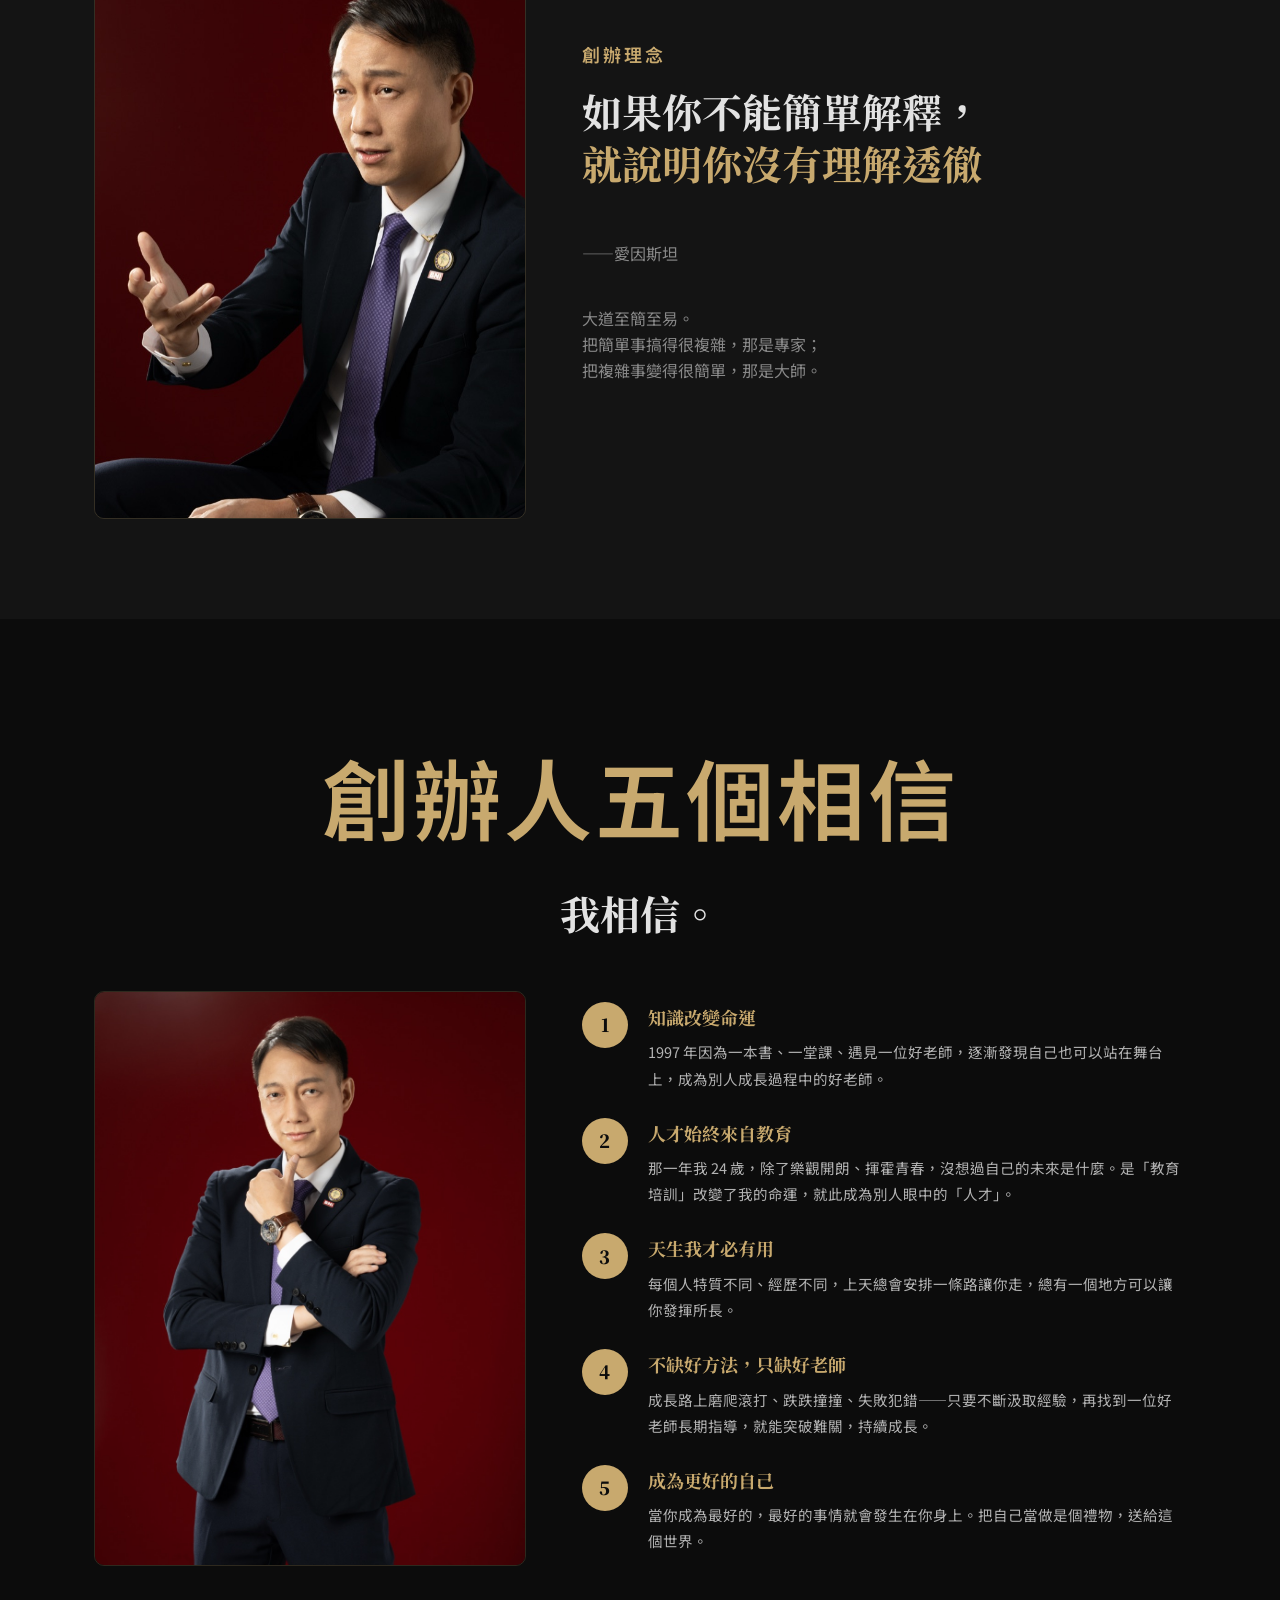
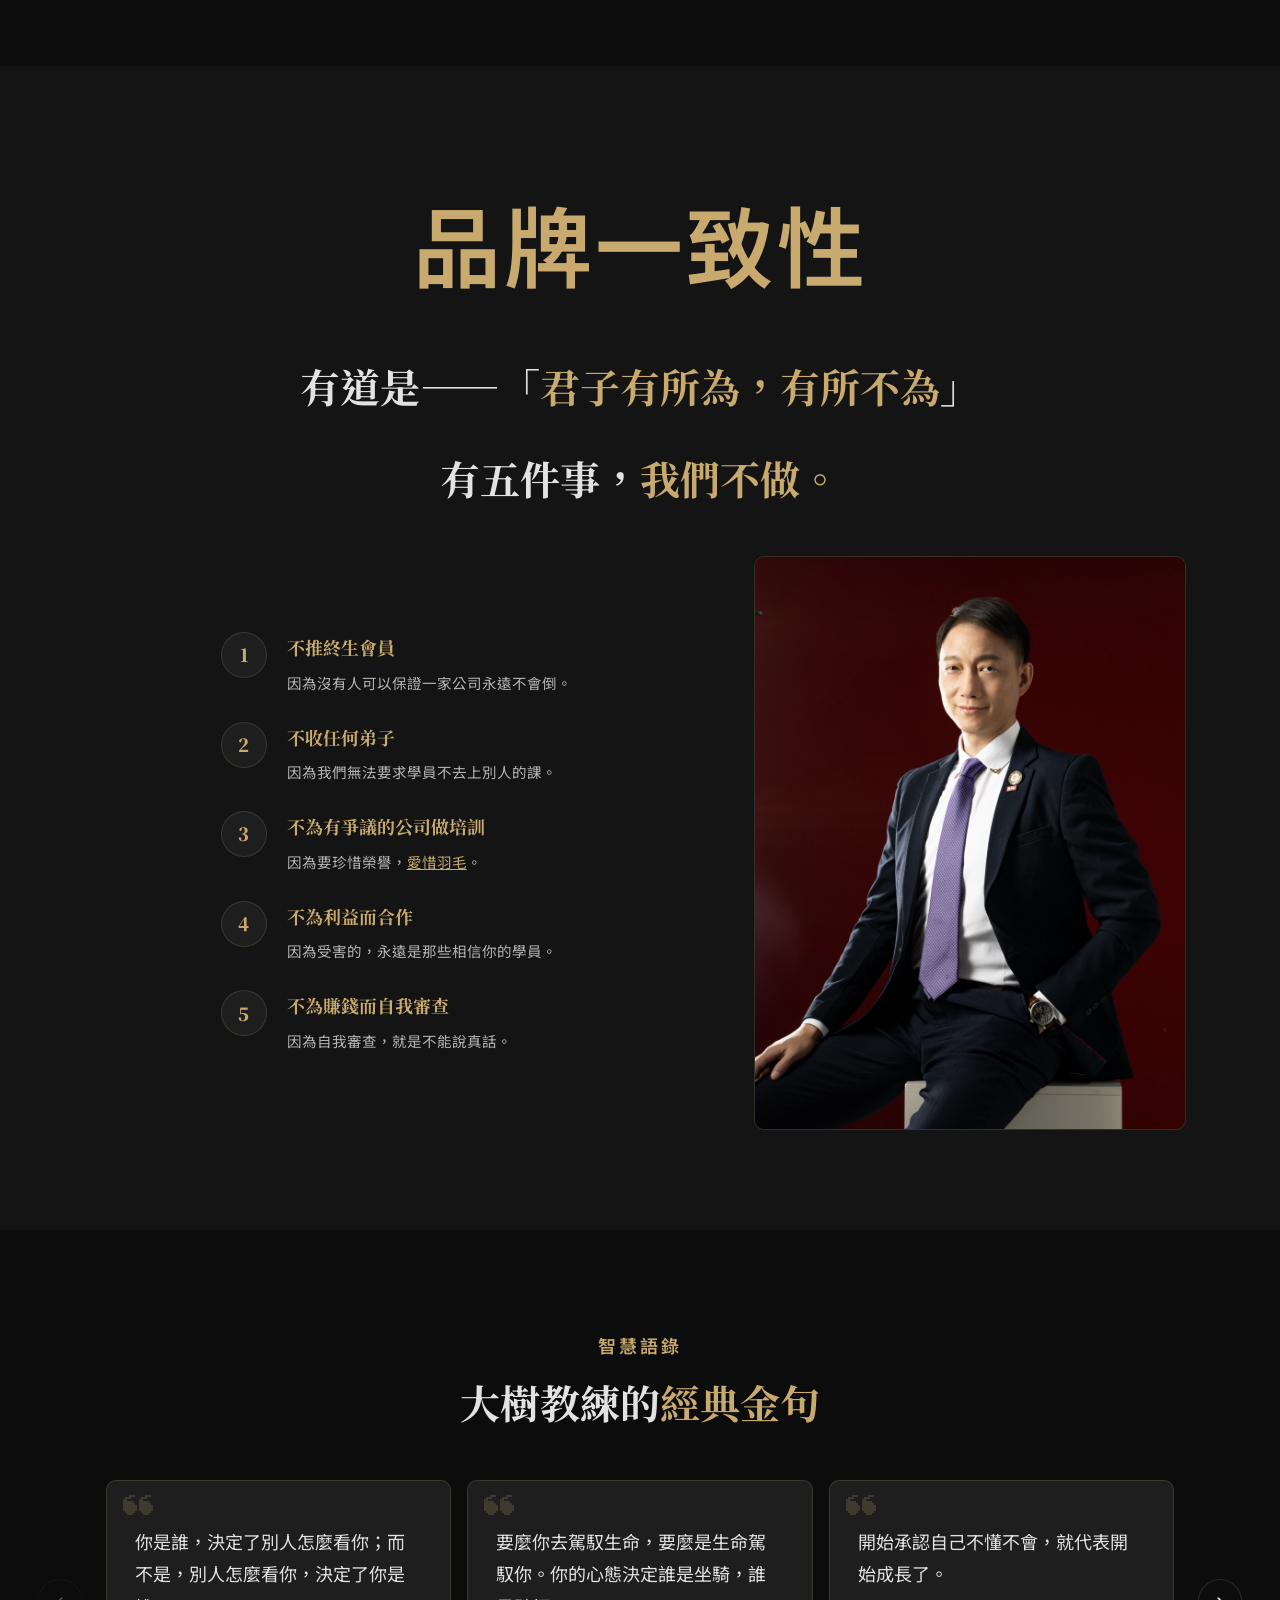
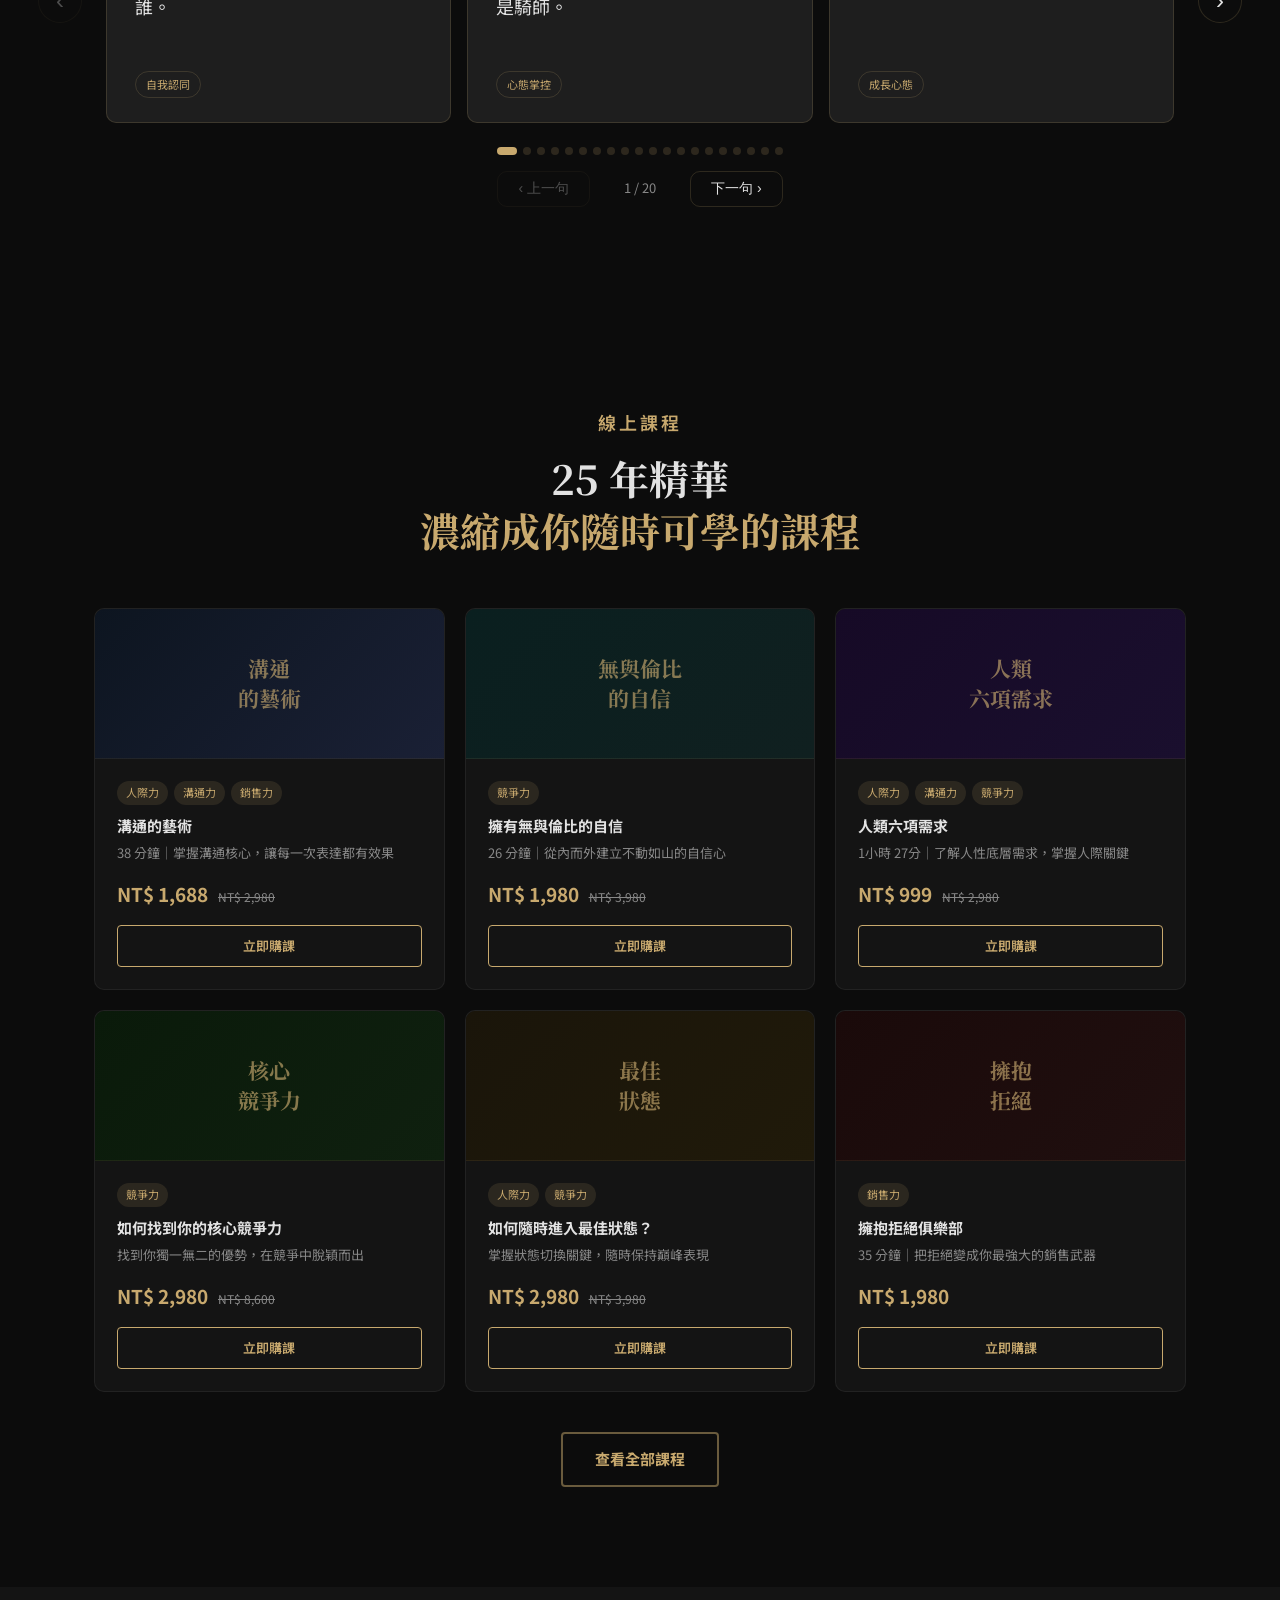
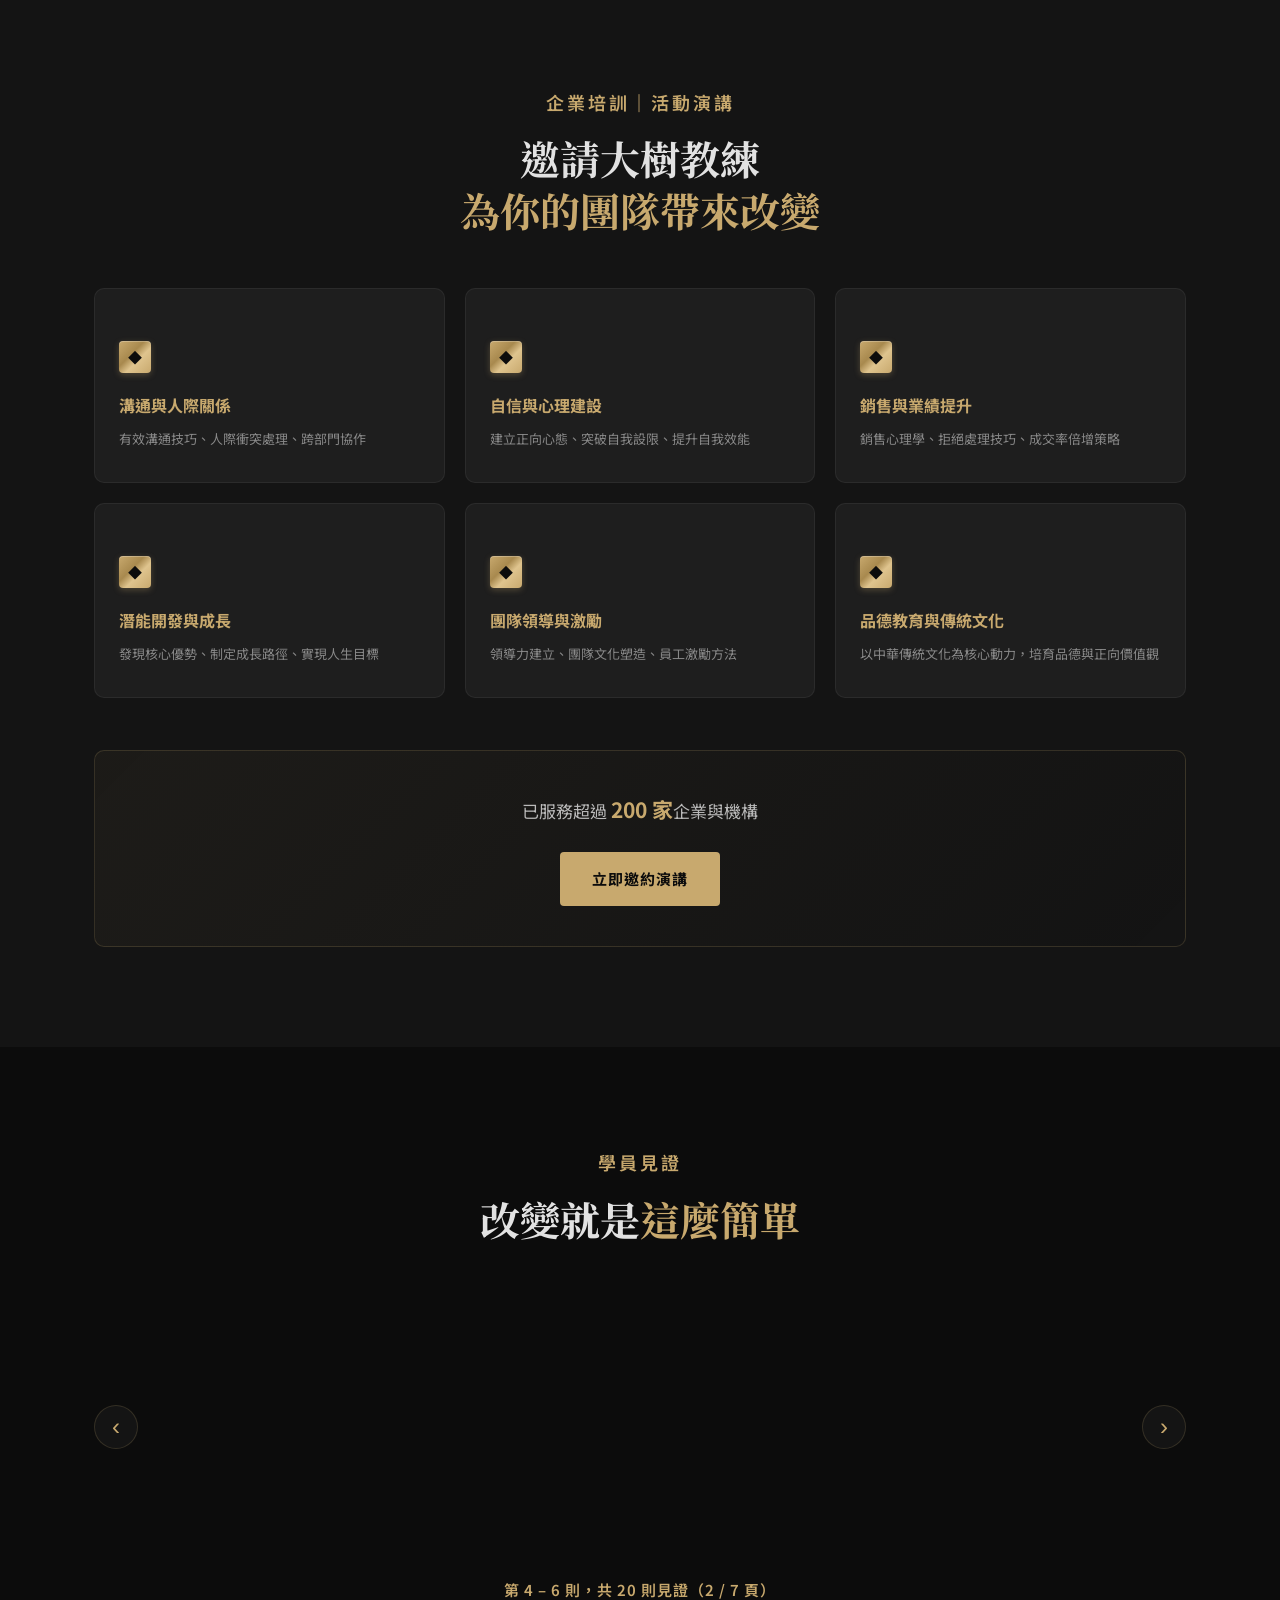
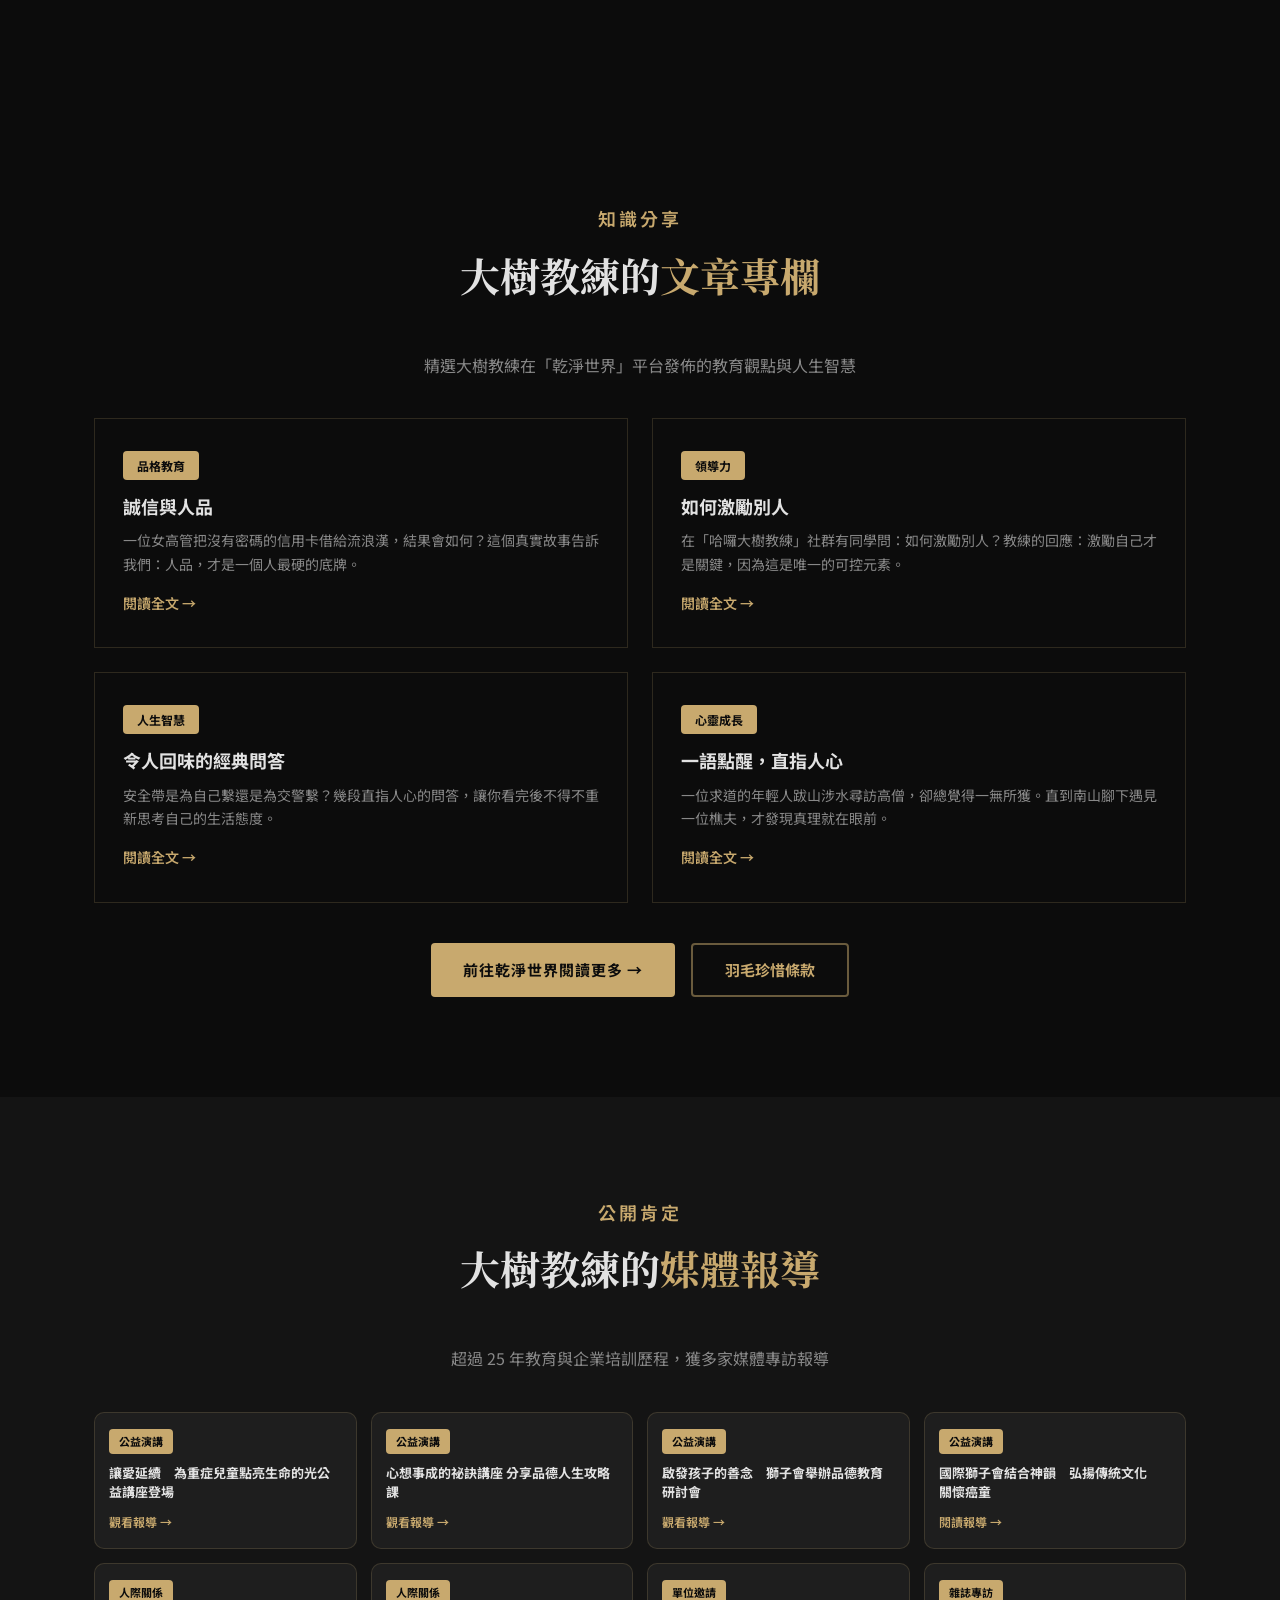
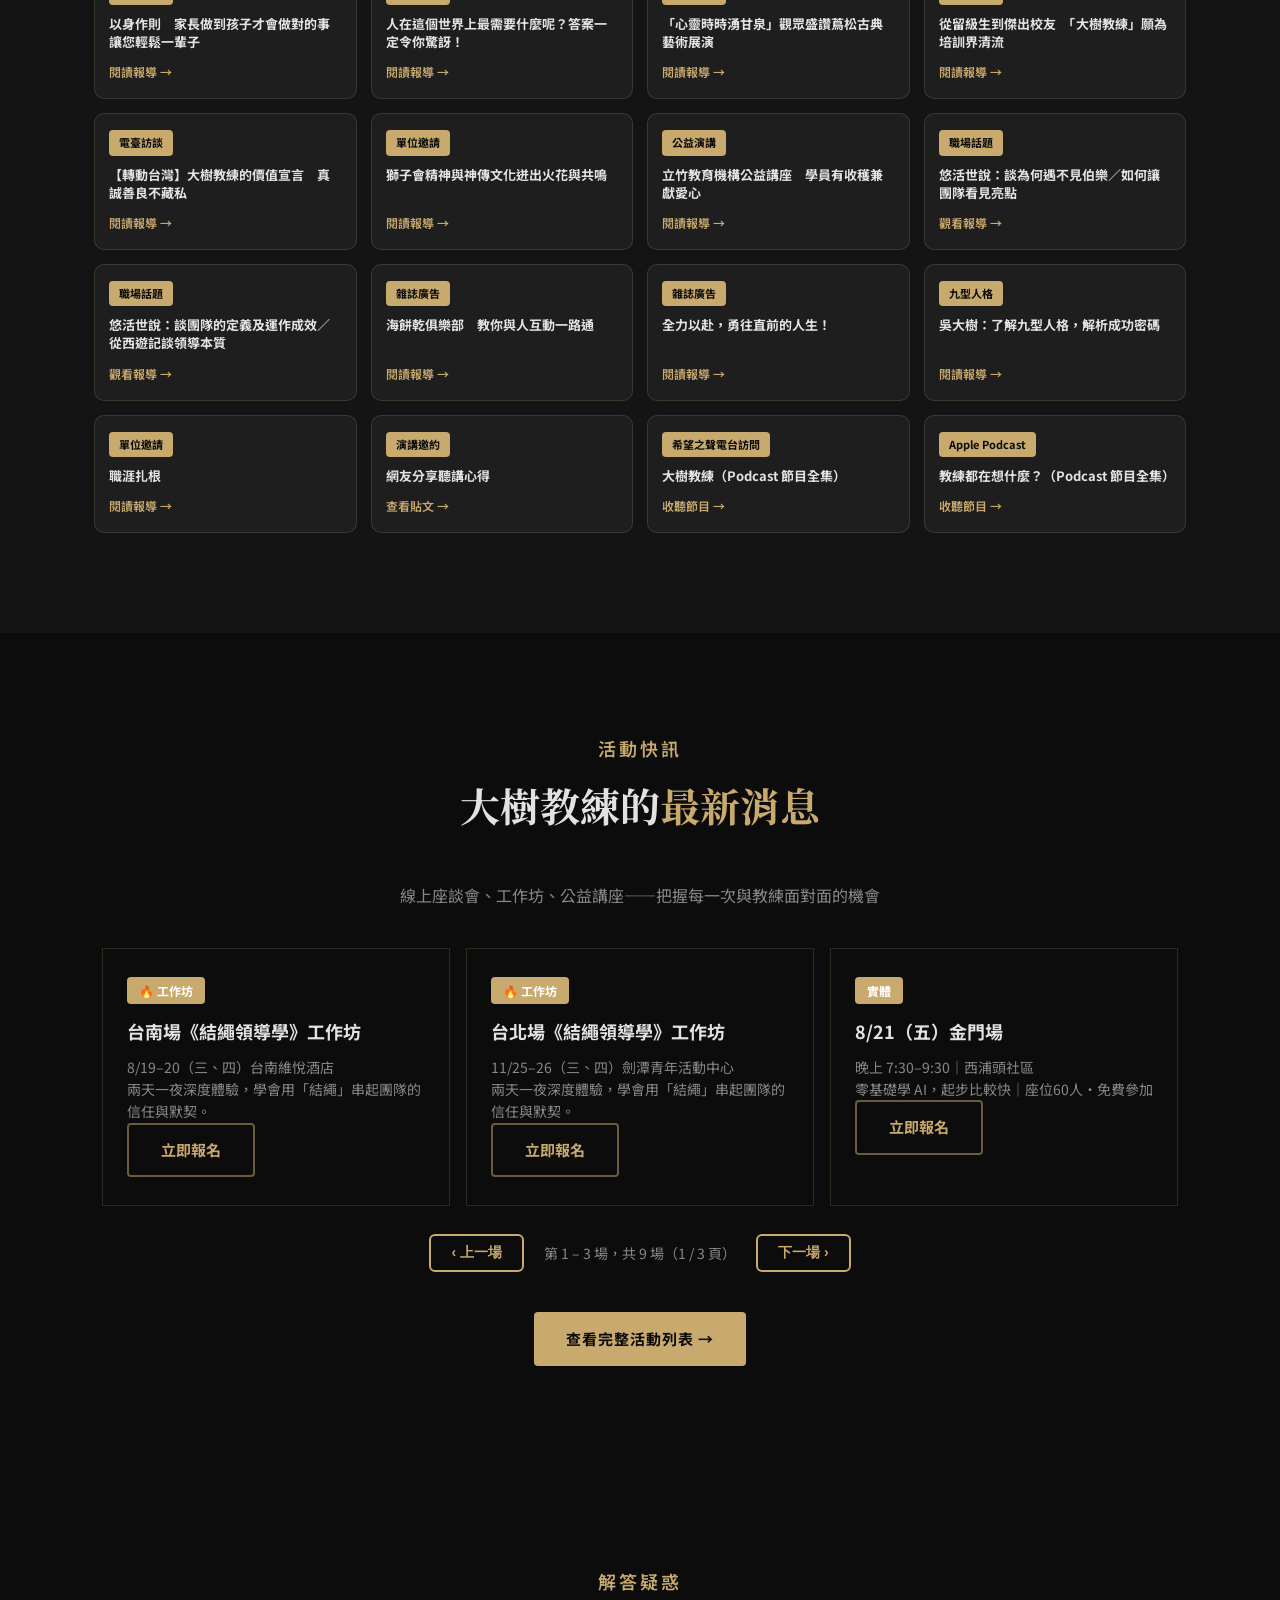
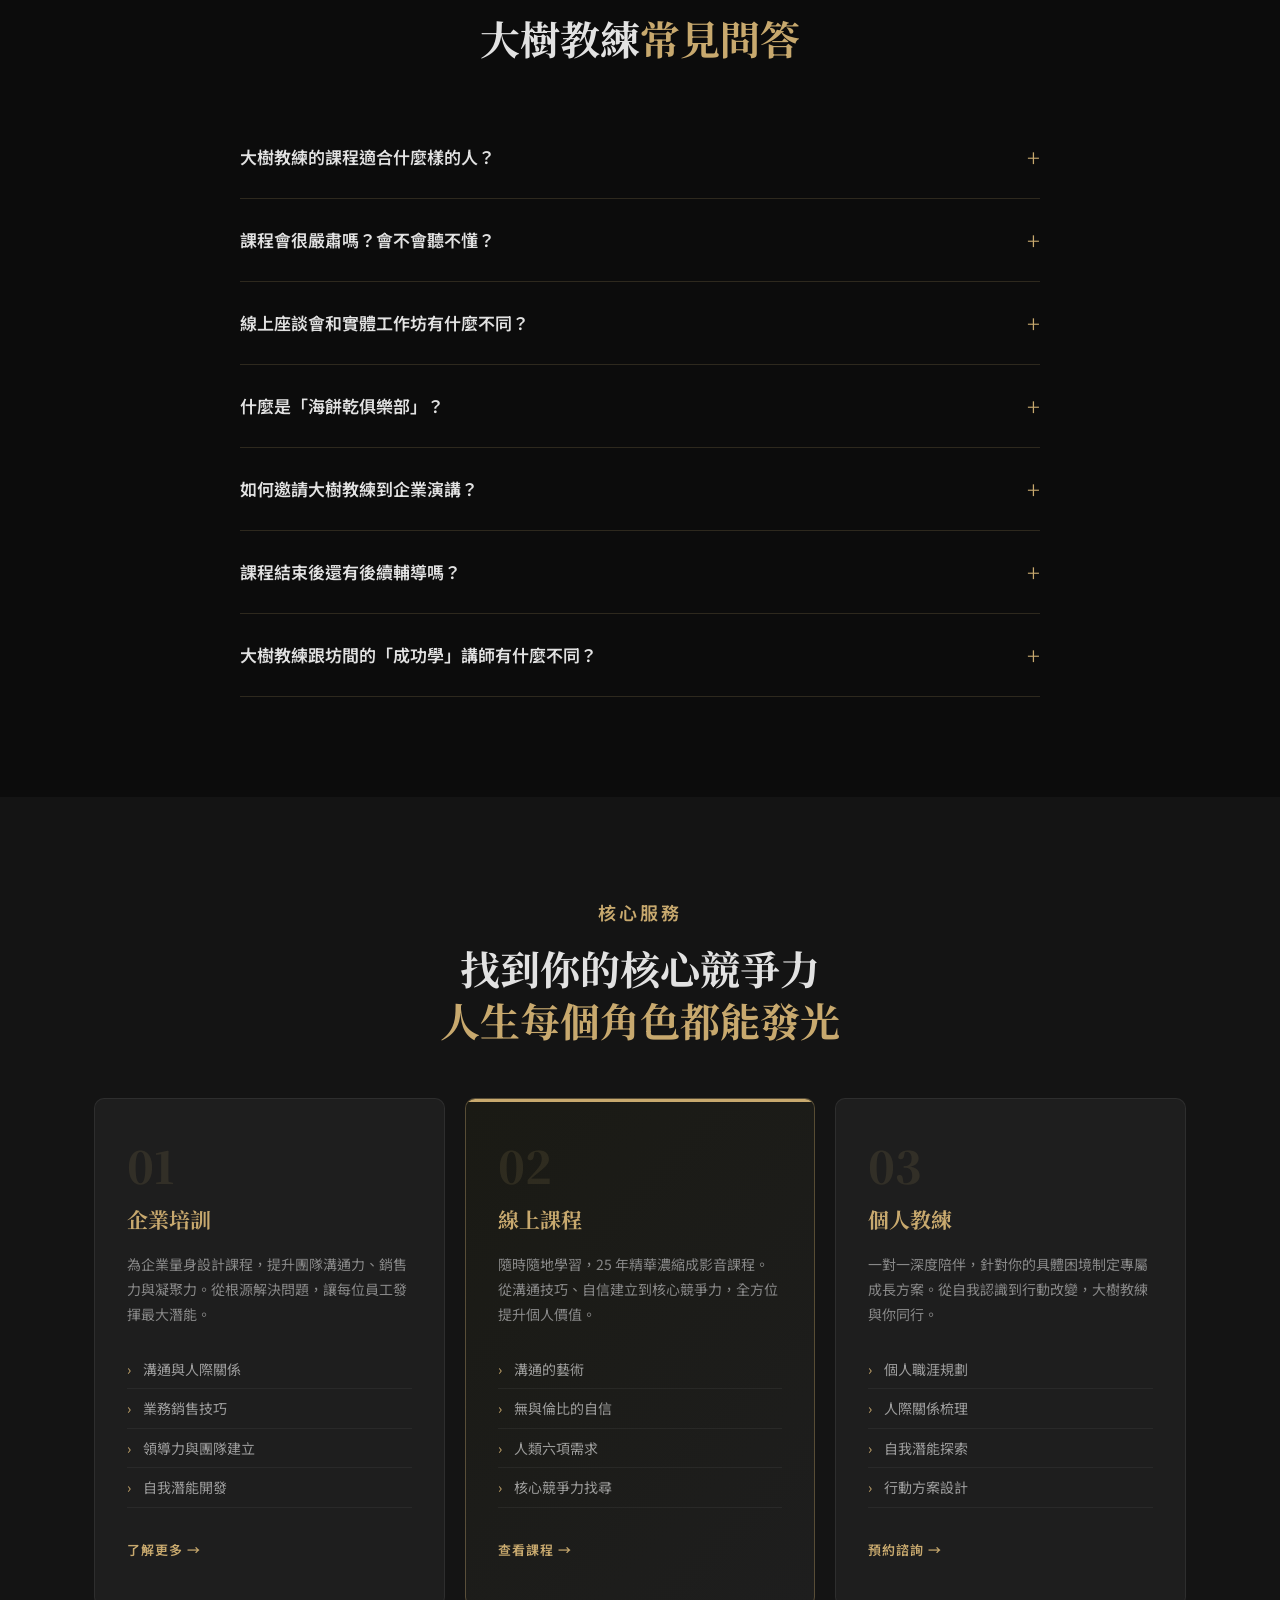
<file: speakers-2026/index.html>
<!DOCTYPE html>
<html lang="zh-TW">
<head>
  <meta charset="UTF-8" />
  <meta name="viewport" content="width=device-width, initial-scale=1.0" />
  <title>大樹教練 吳大樹 ｜ 有效溝通就是無價之寶</title>
  <meta name="description" content="大樹教練吳大樹——培訓教練・團隊組建・演講訓練・AI導入教練。投入教育超過25年，演講超過6,000場，足跡遍及台灣、新加坡、馬來西亞及中國大陸。海餅乾俱樂部創辦人，BNI大台南南區執行董事，AI百人導師計畫召集人。" />
  <link rel="preconnect" href="https://fonts.googleapis.com" />
  <link rel="preconnect" href="https://fonts.gstatic.com" crossorigin />
  <link href="https://fonts.googleapis.com/css2?family=Noto+Serif+TC:wght@400;700;900&family=Noto+Sans+TC:wght@300;400;500;700&display=swap" rel="stylesheet" />
  <link rel="stylesheet" href="style.css?v=10" />

  <!-- GEO: Person Schema -->
  <script type="application/ld+json">
  {
    "@context": "https://schema.org",
    "@type": "Person",
    "name": "吳大樹",
    "alternateName": "大樹教練",
    "jobTitle": "培訓教練・團隊組建顧問・演講訓練師・AI導入教練",
    "description": "大樹教練吳大樹，投入教育超過25年，演講超過6,000場，足跡遍及台灣、新加坡、馬來西亞及中國大陸。專精培訓教練、團隊組建、演講訓練、AI導入輔導。海餅乾俱樂部創辦人，BNI大台南南區執行董事，AI百人導師計畫召集人。",
    "url": "https://www.bymyway.com/coach/",
    "sameAs": [
      "https://www.ganjingworld.com/@bymyway",
      "https://coach1973.github.io/bymyway-website/"
    ],
    "knowsAbout": ["培訓教練", "團隊組建", "演講訓練", "AI導入教練", "AI導入輔導", "有效溝通", "超級自信心", "領導力培訓", "企業演講", "結繩領導學"],
    "award": "BNI大台南南區執行董事",
    "affiliation": {
      "@type": "Organization",
      "name": "海餅乾俱樂部",
      "foundingDate": "2007",
      "description": "秉持培育人才、創造奇蹟、做對社會有貢獻的事的使命，由大樹教練於2007年創辦。"
    }
  }
  </script>

  <!-- GEO: FAQPage Schema -->
  <script type="application/ld+json">
  {
    "@context": "https://schema.org",
    "@type": "FAQPage",
    "mainEntity": [
      {
        "@type": "Question",
        "name": "大樹教練的課程適合什麼樣的人？",
        "acceptedAnswer": {
          "@type": "Answer",
          "text": "不論你是企業主管、創業者、業務人員、老師，或是想要提升自信心與溝通能力的任何人，教練的課程都能帶給你啟發。從20歲的大學生到60多歲的企業家，都在課程中找到屬於自己的收穫。"
        }
      },
      {
        "@type": "Question",
        "name": "課程會很嚴肅嗎？會不會聽不懂？",
        "acceptedAnswer": {
          "@type": "Answer",
          "text": "完全不會！大樹教練最擅長的就是用三歲小孩都聽得懂的話，講出深刻的人生道理。超過25年的教學經驗，讓課程節奏明快、案例生動，很多學員反饋12小時的課像坐高鐵一樣咻一下就過了。"
        }
      },
      {
        "@type": "Question",
        "name": "線上座談會和實體工作坊有什麼不同？",
        "acceptedAnswer": {
          "@type": "Answer",
          "text": "線上座談會每場約1.5小時，免費參加，適合初步認識教練的教學風格與理念。實體工作坊則是兩天一夜的深度體驗，透過互動演練、團隊挑戰與即時反饋，帶來更強烈的轉變與成長。"
        }
      },
      {
        "@type": "Question",
        "name": "什麼是海餅乾俱樂部？",
        "acceptedAnswer": {
          "@type": "Answer",
          "text": "海餅乾俱樂部是大樹教練於2007年創辦的核心團隊，秉持培育人才、創造奇蹟、做對社會有貢獻的事的使命。經過高標準的執行與印證，每年只有1至2位能成為正式成員。這是一群因理念相同而聚在一起的人。"
        }
      },
      {
        "@type": "Question",
        "name": "如何參加大樹教練的活動？",
        "acceptedAnswer": {
          "@type": "Answer",
          "text": "加入大樹教練的LINE官方帳號即可獲得最新活動通知與報名連結。線上座談會免費參加，實體工作坊分台南、台中、台北三地巡迴舉辦。"
        }
      },
      {
        "@type": "Question",
        "name": "大樹教練跟坊間的成功學講師有什麼不同？",
        "acceptedAnswer": {
          "@type": "Answer",
          "text": "大樹教練的核心信念是使用創世主的道德標準——真誠、善良、忍讓，所有教學都回歸到做人的根本。不販賣焦慮，不靠話術，而是用超過25年的真實經驗，幫助每一個生命值得更好的人。"
        }
      }
    ]
  }
  </script>

  <!-- GEO: Article Schema (4篇文章) -->
  <script type="application/ld+json">
  {
    "@context": "https://schema.org",
    "@type": "ItemList",
    "name": "大樹教練文章專欄",
    "itemListElement": [
      {
        "@type": "Article",
        "position": 1,
        "name": "誠信與人品",
        "author": {"@type": "Person", "name": "大樹教練"},
        "description": "一位女高管把沒有密碼的信用卡借給流浪漢，結果會如何？這個真實故事告訴我們：人品，才是一個人最硬的底牌。",
        "url": "https://www.ganjingworld.com/article/1h2hvr7vnil5CRdZgIX5tk5zF1ht1c"
      },
      {
        "@type": "Article",
        "position": 2,
        "name": "如何激勵別人",
        "author": {"@type": "Person", "name": "大樹教練"},
        "description": "在哈囉大樹教練社群有同學問：如何激勵別人？教練的回應：激勵自己才是關鍵，因為這是唯一的可控元素。",
        "url": "https://www.ganjingworld.com/article/1h4jau0kq6q2tot2iBenPs3Vz1g51c"
      },
      {
        "@type": "Article",
        "position": 3,
        "name": "令人回味的經典問答",
        "author": {"@type": "Person", "name": "大樹教練"},
        "description": "安全帶是為自己繫還是為交警繫？幾段直指人心的問答，讓你看完後不得不重新思考自己的生活態度。",
        "url": "https://www.ganjingworld.com/article/1h12753c9gq77W8zRDUFbRQsb1ml1c"
      },
      {
        "@type": "Article",
        "position": 4,
        "name": "一語點醒，直指人心",
        "author": {"@type": "Person", "name": "大樹教練"},
        "description": "一位求道的年輕人跋山涉水尋訪高僧，卻總覺得一無所獲。直到南山腳下遇見一位樵夫，才發現真理就在眼前。",
        "url": "https://www.ganjingworld.com/article/1h1dorjefkd1TtjypM9fPFma71vi1c"
      }
    ]
  }
  </script>

  <!-- GEO: Event Schema (近期活動) -->
  <script type="application/ld+json">
  {
    "@context": "https://schema.org",
    "@type": "ItemList",
    "name": "大樹教練近期活動",
    "itemListElement": [
      {
        "@type": "Event",
        "position": 1,
        "name": "大樹教練線上座談會（6/21）",
        "startDate": "2026-06-21T20:00:00+08:00",
        "endDate": "2026-06-21T21:30:00+08:00",
        "eventAttendanceMode": "https://schema.org/OnlineEventAttendanceMode",
        "organizer": {"@type": "Person", "name": "大樹教練"},
        "isAccessibleForFree": true,
        "description": "免費線上座談會，限額100人，由大樹教練主持"
      },
      {
        "@type": "Event",
        "position": 2,
        "name": "台南場《結繩領導學》實體工作坊",
        "startDate": "2026-08-19",
        "endDate": "2026-08-20",
        "eventAttendanceMode": "https://schema.org/OfflineEventAttendanceMode",
        "location": {"@type": "Place", "name": "台南維悅酒店", "address": "台南市"},
        "organizer": {"@type": "Person", "name": "大樹教練"},
        "description": "兩天一夜深度體驗，學會用結繩串起團隊的信任與默契"
      },
      {
        "@type": "Event",
        "position": 3,
        "name": "台中場《結繩領導學》實體工作坊",
        "startDate": "2026-09-23",
        "endDate": "2026-09-24",
        "eventAttendanceMode": "https://schema.org/OfflineEventAttendanceMode",
        "location": {"@type": "Place", "name": "沃茲新創空間", "address": "台中市"},
        "organizer": {"@type": "Person", "name": "大樹教練"},
        "description": "兩天一夜深度體驗，學會用結繩串起團隊的信任與默契"
      },
      {
        "@type": "Event",
        "position": 4,
        "name": "台北場《結繩領導學》實體工作坊",
        "startDate": "2026-11-25",
        "endDate": "2026-11-26",
        "eventAttendanceMode": "https://schema.org/OfflineEventAttendanceMode",
        "location": {"@type": "Place", "name": "劍潭青年活動中心", "address": "台北市"},
        "organizer": {"@type": "Person", "name": "大樹教練"},
        "description": "兩天一夜深度體驗，學會用結繩串起團隊的信任與默契"
      }
    ]
  }
  </script>

  <!-- GEO: WebSite Schema -->
  <script type="application/ld+json">
  {
    "@context": "https://schema.org",
    "@type": "WebSite",
    "name": "大樹教練官方網站",
    "url": "https://www.bymyway.com/coach/",
    "description": "大樹教練吳大樹的官方網站——有效溝通就是無價之寶。投入教育超過25年，演講超過6,000場，海餅乾俱樂部創辦人。",
    "author": {"@type": "Person", "name": "吳大樹"},
    "dateModified": "2026-06-15"
  }
  </script>
</head>
<body>

  <!-- 導覽列 -->
  <header class="navbar" id="navbar">
    <div class="container nav-inner">
      <a href="#" class="logo">
        <span class="logo-main">大樹教練</span>
      </a>
      <nav class="nav-links">
        <a href="#about">關於教練</a>
        <a href="#timeline">創業歷程</a>
        <a href="#philosophy">創辦理念</a>
        <a href="#principles">品牌一致性</a>
        <a href="#quotes">經典金句</a>
        <a href="#courses">線上課程</a>
        <a href="#speaking">企業演講</a>
        <a href="#testimonials">學員見證</a>
        <a href="#articles">文章分享</a>
        <a href="#media">媒體報導</a>
        <a href="#news">活動快訊</a>
        <a href="#faq">常見問答</a>
        <a href="https://www.ganjingworld.com/@bymyway" target="_blank">乾淨世界</a>
        <a href="https://www.bymyway.com/dashboard" class="btn-nav">登入課程</a>
      </nav>
      <button class="hamburger" id="hamburger" aria-label="選單">
        <span></span><span></span><span></span>
      </button>
    </div>
    <div class="mobile-menu" id="mobileMenu">
      <a href="#about">關於教練</a>
      <a href="#timeline">創業歷程</a>
      <a href="#philosophy">創辦理念</a>
      <a href="#principles">品牌一致性</a>
      <a href="#quotes">經典金句</a>
      <a href="#courses">線上課程</a>
      <a href="#speaking">企業演講</a>
      <a href="#articles">文章分享</a>
      <a href="#media">媒體報導</a>
      <a href="#news">活動快訊</a>
      <a href="#faq">常見問答</a>
      <a href="https://www.bymyway.com/dashboard">登入課程</a>
    </div>
  </header>

  <!-- Hero -->
  <section class="hero">
    <div class="hero-bg"></div>
    <div class="container hero-grid">
      <div class="coach-photo hero-photo">
        <img src="photos/coach-hero.jpg" alt="大樹教練 吳大樹" />
      </div>
      <div class="hero-content">
        <p class="hero-tag">投入教育 27 年｜演講超過 6,000 場</p>
        <h1 class="hero-title">我不藏私<br><span class="gold">因為這就是我</span></h1>
        <p class="hero-slogan">有效溝通，<span class="gold">就是無價之寶</span></p>
        <p class="hero-desc">
          協助每一個生命值得更好的人<br>
          在人生每個階段，找到自我價值、展現最佳狀態
        </p>
        <div class="hero-btns">
          <a href="#courses" class="btn-gold">探索線上課程</a>
          <a href="#contact" class="btn-line">邀約演講培訓</a>
        </div>
      </div>
    </div>
    <div class="scroll-hint"><span></span></div>
  </section>

  <!-- 痛點 -->
  <section class="pain" id="pain">
    <div class="container">
      <p class="tag center" style="font-size:clamp(48px,7vw,88px)">知道卻做不到</p>
      <h2 class="section-title center">講座課程聽了那麼多，<br><span class="gold">為什麼想用的時候卻用不出來？</span></h2>
      <p class="section-desc center" style="font-size:19px">這幾乎是 26 年來上過課的學員共同的困難。答案不在於「學更多」，關鍵在於「如何開始行動」。</p>
      <div class="pain-grid" style="grid-template-columns:repeat(3,1fr)">
        <div class="pain-card">
          <div class="pain-icon">壹</div>
          <h3>高度一致性</h3>
          <p>他說的就是他在做的，他在做的就是他在說的。</p>
        </div>
        <div class="pain-card">
          <div class="pain-icon">貳</div>
          <h3>實力是裝不出來的</h3>
          <p>有料的人，拿起麥克風的那一刻起，參與者每分鐘都是收穫。</p>
        </div>
        <div class="pain-card">
          <div class="pain-icon">參</div>
          <h3>檢驗標準</h3>
          <p>會不會唱歌，清唱就知道；有沒有實力，QA 環節就知道。</p>
        </div>
      </div>
    </div>
  </section>

  <!-- 數據條 -->
  <section class="stats">
    <div class="container stats-grid">
      <div class="stat-item">
        <span class="stat-num" data-target="27">0</span><span class="stat-unit">年</span>
        <span class="stat-label">培訓教育資歷</span>
      </div>
      <div class="stat-item">
        <span class="stat-num" data-target="6000">0</span><span class="stat-unit">+ 場</span>
        <span class="stat-label">演講場次</span>
      </div>
      <div class="stat-item">
        <span class="stat-num" data-target="100000">0</span><span class="stat-unit">+ 人</span>
        <span class="stat-label">受益學員</span>
      </div>
      <div class="stat-item">
        <span class="stat-num" data-target="4">0</span><span class="stat-unit">地</span>
        <span class="stat-label">台灣・新馬・中國大陸</span>
      </div>
    </div>
  </section>

  <!-- 關於教練 -->
  <section class="about" id="about">
    <div class="container about-inner">
      <div class="about-photo">
        <img
          src="coach-profile.jpg"
          alt="大樹教練 吳大樹"
        />
      </div>
      <div class="about-text">
        <p class="tag">關於大樹教練</p>
        <h2>吳大樹<br><span class="gold">用生命熱愛教育的演說家</span></h2>
        <blockquote>
          「每次課程都要將最好的訊息，帶給每一個生命值得更好的人。」
        </blockquote>
        <p>大樹教練投入教育超過二十五年，洞悉人性，深耕人際關係與自我成長領域。演講足跡遍佈臺灣、中國大陸主要城市、馬來西亞、新加坡，受益學員超過十萬人次。</p>
        <p>業界少數<strong>零負評培訓講師</strong>，用最淺白的語言與啟發的方式，引導學員找到根源性問題的解決方案。</p>

        <div class="identity-tags">
          <span><span class="id-icon">◆</span> 海餅乾俱樂部創辦人（2007）</span>
          <span><span class="id-icon">◆</span> BNI 大台南南區執行董事</span>
          <span><span class="id-icon">◆</span> AI 百人導師計畫召集人</span>
        </div>

        <div class="about-skills">
          <span>有效溝通</span>
          <span>人際關係</span>
          <span>發現潛能</span>
          <span>突破設限</span>
          <span>銷售力</span>
        </div>
        <a href="#contact" class="btn-gold">與大樹教練聯繫</a>
      </div>
    </div>
  </section>

  <!-- 創業歷程 -->
  <section class="timeline" id="timeline">
    <div class="container">
      <p class="tag center" style="font-size:clamp(48px,7vw,88px)">凡走過必留痕跡</p>
      <h2 class="section-title center">從 1997 年至今<br><span class="gold">27 年的創業與教育之路</span></h2>
      <div class="timeline-track">
        <div class="tl-item">
          <span class="tl-year">1997</span>
          <div class="tl-content">
            <h4>尋易電信</h4>
            <p>店東｜踏上創業之路</p>
          </div>
        </div>
        <div class="tl-item">
          <span class="tl-year">1998</span>
          <div class="tl-content">
            <h4>叢林美工廣告股份有限公司</h4>
            <p>業務副總</p>
          </div>
        </div>
        <div class="tl-item">
          <span class="tl-year">1999</span>
          <div class="tl-content">
            <h4>陳安之研究訓練機構</h4>
            <p>課程助教/助理講師｜正式踏入教育培訓領域</p>
          </div>
        </div>
        <div class="tl-item">
          <span class="tl-year">2001</span>
          <div class="tl-content">
            <h4>註冊 bymyway.com</h4>
          </div>
        </div>
        <div class="tl-item">
          <span class="tl-year">2002</span>
          <div class="tl-content">
            <h4>中華數位教育發展協會</h4>
            <p>副秘書長</p>
          </div>
        </div>
        <div class="tl-item">
          <span class="tl-year">2003</span>
          <div class="tl-content">
            <h4>博邁威數位資訊有限公司</h4>
            <p>共同創辦人</p>
          </div>
        </div>
        <div class="tl-item">
          <span class="tl-year">2005</span>
          <div class="tl-content">
            <h4>心想事成國際股份有限公司</h4>
            <p>共同創辦人</p>
          </div>
        </div>
        <div class="tl-item highlight">
          <span class="tl-year">2007</span>
          <div class="tl-content">
            <h4>海餅乾俱樂部</h4>
            <p>創辦人｜一個使命，三大信念，十條守則</p>
          </div>
        </div>
        <div class="tl-item">
          <span class="tl-year">2015</span>
          <div class="tl-content">
            <h4>桃園東陽扶輪社</h4>
            <p>創始會員/節目主委</p>
          </div>
        </div>
        <div class="tl-item">
          <span class="tl-year">2016</span>
          <div class="tl-content">
            <h4>希望之聲全球廣播電臺</h4>
            <p>節目企劃</p>
          </div>
        </div>
        <div class="tl-item">
          <span class="tl-year">2017</span>
          <div class="tl-content">
            <h4>大樹教育顧問有限公司</h4>
            <p>創辦人</p>
          </div>
        </div>
        <div class="tl-item">
          <span class="tl-year">2018</span>
          <div class="tl-content">
            <h4>聚寶盆商業顧問有限公司</h4>
            <p>創辦人</p>
          </div>
        </div>
        <div class="tl-item">
          <span class="tl-year">2018</span>
          <div class="tl-content">
            <h4>BNI 大台南南區</h4>
            <p>執行董事</p>
          </div>
        </div>
        <div class="tl-item">
          <span class="tl-year">2022</span>
          <div class="tl-content">
            <h4>中華中小企業跨業交流協會</h4>
            <p>常務監事</p>
          </div>
        </div>
        <div class="tl-item">
          <span class="tl-year">2023</span>
          <div class="tl-content">
            <h4>大臺南生命線協會</h4>
            <p>總幹事</p>
          </div>
        </div>
        <div class="tl-item">
          <span class="tl-year">2024</span>
          <div class="tl-content">
            <h4>全球健康發展協會</h4>
            <p>公益財源開拓委員會主委</p>
          </div>
        </div>
        <div class="tl-item">
          <span class="tl-year">2025</span>
          <div class="tl-content">
            <h4>乾淨世界獨家頻道</h4>
            <p>簽約作者</p>
          </div>
        </div>
      </div>
    </div>
  </section>

  <!-- 有效溝通就是無價之寶 -->
  <section class="slogan-chapter" id="philosophy">
    <div class="container chapter-grid">
      <div class="coach-photo">
        <img src="photos/coach-speaking.jpg" alt="大樹教練：教練全程只做了一件事，說話" />
      </div>
      <div>
        <p class="tag">創辦理念</p>
        <h2 class="section-title">如果你不能簡單解釋，<br><span class="gold">就說明你沒有理解透徹</span></h2>
        <p class="section-desc" style="margin-left:0">——愛因斯坦</p>
        <p class="section-desc" style="margin-left:0;margin-top:28px">大道至簡至易。<br>把簡單事搞得很複雜，那是專家；<br>把複雜事變得很簡單，那是大師。</p>
      </div>
    </div>
  </section>

  <!-- 創辦人五個相信 -->
  <section class="belief-section" id="beliefs">
    <div class="container">
      <p class="tag center" style="font-size:clamp(48px,7vw,88px)">創辦人五個相信</p>
      <h2 class="section-title center">我相信。</h2>
      <div class="chapter-grid">
      <div class="coach-photo">
        <img src="photos/coach-thinking.jpg" alt="大樹教練：信念沒有變，載體變了" />
      </div>
      <div class="belief-grid">
        <div class="belief-item">
          <div class="belief-num">1</div>
          <div>
            <h4>知識改變命運</h4>
            <p>1997 年因為一本書、一堂課、遇見一位好老師，逐漸發現自己也可以站在舞台上，成為別人成長過程中的好老師。</p>
          </div>
        </div>
        <div class="belief-item">
          <div class="belief-num">2</div>
          <div>
            <h4>人才始終來自教育</h4>
            <p>那一年我 24 歲，除了樂觀開朗、揮霍青春，沒想過自己的未來是什麼。是「教育培訓」改變了我的命運，就此成為別人眼中的「人才」。</p>
          </div>
        </div>
        <div class="belief-item">
          <div class="belief-num">3</div>
          <div>
            <h4>天生我才必有用</h4>
            <p>每個人特質不同、經歷不同，上天總會安排一條路讓你走，總有一個地方可以讓你發揮所長。</p>
          </div>
        </div>
        <div class="belief-item">
          <div class="belief-num">4</div>
          <div>
            <h4>不缺好方法，只缺好老師</h4>
            <p>成長路上磨爬滾打、跌跌撞撞、失敗犯錯——只要不斷汲取經驗，再找到一位好老師長期指導，就能突破難關，持續成長。</p>
          </div>
        </div>
        <div class="belief-item">
          <div class="belief-num">5</div>
          <div>
            <h4>成為更好的自己</h4>
            <p>當你成為最好的，最好的事情就會發生在你身上。把自己當做是個禮物，送給這個世界。</p>
          </div>
        </div>
      </div>
      </div>
    </div>
  </section>

  <!-- 五件事我們不做 -->
  <section class="belief-section alt" id="principles">
    <div class="container">
      <p class="tag center" style="font-size:clamp(48px,7vw,88px)">品牌一致性</p>
      <p class="cq-text cq-text-lg center" style="margin-top:32px">
        有道是——「<span class="gold">君子有所為，有所不為</span>」
      </p>
      <h2 class="section-title center" style="margin-top:32px">有五件事，<span class="gold">我們不做。</span></h2>
      <div class="chapter-grid reverse">
      <div class="coach-photo">
        <img src="photos/coach-strategist.jpg" alt="大樹教練：規則決定境界" />
      </div>
      <div class="belief-grid">
        <div class="belief-item">
          <div class="belief-num alt">1</div>
          <div>
            <h4>不推終生會員</h4>
            <p>因為沒有人可以保證一家公司永遠不會倒。</p>
          </div>
        </div>
        <div class="belief-item">
          <div class="belief-num alt">2</div>
          <div>
            <h4>不收任何弟子</h4>
            <p>因為我們無法要求學員不去上別人的課。</p>
          </div>
        </div>
        <div class="belief-item">
          <div class="belief-num alt">3</div>
          <div>
            <h4>不為有爭議的公司做培訓</h4>
            <p>因為要珍惜榮譽，<a href="#" id="featherLinkInline" class="gold" style="text-decoration:underline">愛惜羽毛</a>。</p>
          </div>
        </div>
        <div class="belief-item">
          <div class="belief-num alt">4</div>
          <div>
            <h4>不為利益而合作</h4>
            <p>因為受害的，永遠是那些相信你的學員。</p>
          </div>
        </div>
        <div class="belief-item">
          <div class="belief-num alt">5</div>
          <div>
            <h4>不為賺錢而自我審查</h4>
            <p>因為自我審查，就是不能說真話。</p>
          </div>
        </div>
      </div>
      </div>
    </div>
  </section>

  <!-- 智慧語錄 -->
  <section class="quotes-carousel" id="quotes">
    <div class="container">
      <p class="tag center">智慧語錄</p>
      <h2 class="section-title center">大樹教練的<span class="gold">經典金句</span></h2>

      <div class="carousel-wrapper">
        <button class="carousel-btn carousel-prev" id="qPrev">‹</button>

        <div class="carousel-viewport">
          <div class="carousel-track" id="qTrack">

            <div class="carousel-card">
              <span class="card-quote-mark">❝</span>
              <p class="card-text">你是誰，決定了別人怎麼看你；而不是，別人怎麼看你，決定了你是誰。</p>
              <span class="card-tag">自我認同</span>
            </div>

            <div class="carousel-card">
              <span class="card-quote-mark">❝</span>
              <p class="card-text">要麼你去駕馭生命，要麼是生命駕馭你。你的心態決定誰是坐騎，誰是騎師。</p>
              <span class="card-tag">心態掌控</span>
            </div>

            <div class="carousel-card">
              <span class="card-quote-mark">❝</span>
              <p class="card-text">開始承認自己不懂不會，就代表開始成長了。</p>
              <span class="card-tag">成長心態</span>
            </div>

            <div class="carousel-card">
              <span class="card-quote-mark">❝</span>
              <p class="card-text">你沒有的東西，你無法給別人。</p>
              <span class="card-tag">自信心</span>
            </div>

            <div class="carousel-card">
              <span class="card-quote-mark">❝</span>
              <p class="card-text">「誤解」比「不懂」更可怕。</p>
              <span class="card-tag">學習觀念</span>
            </div>

            <div class="carousel-card">
              <span class="card-quote-mark">❝</span>
              <p class="card-text">證明自己是對的，有時候是一種很大的內耗。</p>
              <span class="card-tag">人生智慧</span>
            </div>

            <div class="carousel-card">
              <span class="card-quote-mark">❝</span>
              <p class="card-text">用結果讓別人改口。</p>
              <span class="card-tag">行動力</span>
            </div>

            <div class="carousel-card">
              <span class="card-quote-mark">❝</span>
              <p class="card-text">如果你不掌控就會失控。</p>
              <span class="card-tag">自信心</span>
            </div>

            <div class="carousel-card">
              <span class="card-quote-mark">❝</span>
              <p class="card-text">所有的結果都是你同意後的結果。</p>
              <span class="card-tag">自信心</span>
            </div>

            <div class="carousel-card">
              <span class="card-quote-mark">❝</span>
              <p class="card-text">你為何而來，就會因何而走。只有一種情況你會一直留下來：你是因為理念相同而來。只要理念不變，你也沒有理由離開。</p>
              <span class="card-tag">海餅乾俱樂部</span>
            </div>

            <div class="carousel-card">
              <span class="card-quote-mark">❝</span>
              <p class="card-text">培育人才，創造奇蹟，做對社會有貢獻的事。</p>
              <span class="card-tag">海餅乾使命</span>
            </div>

            <div class="carousel-card">
              <span class="card-quote-mark">❝</span>
              <p class="card-text">態度一流、思想積極、高度意願、形象良好、全力以赴、自動自發、凡事付出、最佳狀態、一定準時、每天快樂！</p>
              <span class="card-tag">海餅乾十條守則</span>
            </div>

            <div class="carousel-card">
              <span class="card-quote-mark">❝</span>
              <p class="card-text">人們經常處於：知道，做不到。我們的目標是：知道，做到。最終的境界要：不知道，做到。</p>
              <span class="card-tag">知行合一</span>
            </div>

            <div class="carousel-card">
              <span class="card-quote-mark">❝</span>
              <p class="card-text">沒有內功，就沒有威力。</p>
              <span class="card-tag">內在修煉</span>
            </div>

            <div class="carousel-card">
              <span class="card-quote-mark">❝</span>
              <p class="card-text">承認自己有缺點，承認自己會犯錯，這就是自信的開始。</p>
              <span class="card-tag">自信心</span>
            </div>

            <div class="carousel-card">
              <span class="card-quote-mark">❝</span>
              <p class="card-text">100%為自己的生命負責，高標要求自己，成為他人的學習典範。</p>
              <span class="card-tag">海餅乾信念</span>
            </div>

            <div class="carousel-card">
              <span class="card-quote-mark">❝</span>
              <p class="card-text">許多人都怕別人不認同。其實沒必要！因為你並不會因為他人的認同或不認同而改變了本質。</p>
              <span class="card-tag">自我認同</span>
            </div>

            <div class="carousel-card">
              <span class="card-quote-mark">❝</span>
              <p class="card-text">面對同樣的困難，心態好時，心靜如水，如走平地；心態不好時，心亂如麻，如履薄冰。</p>
              <span class="card-tag">心態掌控</span>
            </div>

            <div class="carousel-card">
              <span class="card-quote-mark">❝</span>
              <p class="card-text">如果你想要改變人生，就必須改變思考方式，也就是說，得改變提問題的習慣。</p>
              <span class="card-tag">思維轉換</span>
            </div>

            <div class="carousel-card">
              <span class="card-quote-mark">❝</span>
              <p class="card-text">自信是全方面不是片面，自信是100%少一點都不是。</p>
              <span class="card-tag">自信心</span>
            </div>

            <div class="carousel-card">
              <span class="card-quote-mark">❝</span>
              <p class="card-text">願意成為領導者，維護內在的一致性，言行一致。</p>
              <span class="card-tag">領導力</span>
            </div>

            <div class="carousel-card">
              <span class="card-quote-mark">❝</span>
              <p class="card-text">為眾人考量為出發點，即使有人會不滿。做事不再以個人考量為出發點。</p>
              <span class="card-tag">利他精神</span>
            </div>

          </div>
        </div>

        <button class="carousel-btn carousel-next" id="qNext">›</button>
      </div>

      <div class="carousel-dots" id="qDots"></div>
      <div class="carousel-nav-bottom">
        <button class="carousel-nav-btn" id="qPrevBottom">‹ 上一句</button>
        <span class="carousel-counter" id="qCounter">1 / 22</span>
        <button class="carousel-nav-btn" id="qNextBottom">下一句 ›</button>
      </div>
    </div>
  </section>

  <!-- 線上課程 -->
  <section class="courses" id="courses">
    <div class="container">
      <p class="tag center">線上課程</p>
      <h2 class="section-title center">25 年精華<br><span class="gold">濃縮成你隨時可學的課程</span></h2>
      <div class="courses-grid">
        <div class="course-card">
          <div class="course-cover c1"><span>溝通<br>的藝術</span></div>
          <div class="course-body">
            <div class="course-tags"><span>人際力</span><span>溝通力</span><span>銷售力</span></div>
            <h3>溝通的藝術</h3>
            <p>38 分鐘｜掌握溝通核心，讓每一次表達都有效果</p>
            <div class="course-price"><b>NT$ 1,688</b><s>NT$ 2,980</s></div>
            <a href="https://www.bymyway.com/courses/%e6%ba%9d%e9%80%9a%e7%9a%84%e8%97%9d%e8%a1%93/" target="_blank" class="btn-course">立即購課</a>
          </div>
        </div>
        <div class="course-card">
          <div class="course-cover c2"><span>無與倫比<br>的自信</span></div>
          <div class="course-body">
            <div class="course-tags"><span>競爭力</span></div>
            <h3>擁有無與倫比的自信</h3>
            <p>26 分鐘｜從內而外建立不動如山的自信心</p>
            <div class="course-price"><b>NT$ 1,980</b><s>NT$ 3,980</s></div>
            <a href="https://www.bymyway.com/courses/%e6%93%81%e6%9c%89%e7%84%a1%e8%88%87%e5%80%ab%e6%af%94%e7%9a%84%e8%87%aa%e4%bf%a1/" target="_blank" class="btn-course">立即購課</a>
          </div>
        </div>
        <div class="course-card">
          <div class="course-cover c3"><span>人類<br>六項需求</span></div>
          <div class="course-body">
            <div class="course-tags"><span>人際力</span><span>溝通力</span><span>競爭力</span></div>
            <h3>人類六項需求</h3>
            <p>1小時 27分｜了解人性底層需求，掌握人際關鍵</p>
            <div class="course-price"><b>NT$ 999</b><s>NT$ 2,980</s></div>
            <a href="https://www.bymyway.com/courses/%e4%ba%ba%e9%a1%9e%e5%85%ad%e9%a0%85%e9%9c%80%e6%b1%82/" target="_blank" class="btn-course">立即購課</a>
          </div>
        </div>
        <div class="course-card">
          <div class="course-cover c4"><span>核心<br>競爭力</span></div>
          <div class="course-body">
            <div class="course-tags"><span>競爭力</span></div>
            <h3>如何找到你的核心競爭力</h3>
            <p>找到你獨一無二的優勢，在競爭中脫穎而出</p>
            <div class="course-price"><b>NT$ 2,980</b><s>NT$ 8,600</s></div>
            <a href="https://www.bymyway.com/courses/%e5%a6%82%e4%bd%95%e6%89%be%e5%88%b0%e4%bd%a0%e7%9a%84%e6%a0%b8%e5%bf%83%e7%ab%b6%e7%88%ad%e5%8a%9b/" target="_blank" class="btn-course">立即購課</a>
          </div>
        </div>
        <div class="course-card">
          <div class="course-cover c5"><span>最佳<br>狀態</span></div>
          <div class="course-body">
            <div class="course-tags"><span>人際力</span><span>競爭力</span></div>
            <h3>如何隨時進入最佳狀態？</h3>
            <p>掌握狀態切換關鍵，隨時保持巔峰表現</p>
            <div class="course-price"><b>NT$ 2,980</b><s>NT$ 3,980</s></div>
            <a href="https://www.bymyway.com/courses/%e5%a6%82%e4%bd%95%e9%9a%a8%e6%99%82%e5%85%a5%e6%9c%80%e4%bd%b3%e7%8b%80%e6%85%8b%ef%bc%9f/" target="_blank" class="btn-course">立即購課</a>
          </div>
        </div>
        <div class="course-card">
          <div class="course-cover c6"><span>擁抱<br>拒絕</span></div>
          <div class="course-body">
            <div class="course-tags"><span>銷售力</span></div>
            <h3>擁抱拒絕俱樂部</h3>
            <p>35 分鐘｜把拒絕變成你最強大的銷售武器</p>
            <div class="course-price"><b>NT$ 1,980</b></div>
            <a href="https://www.bymyway.com/courses/%e6%93%81%e6%8a%b1%e6%8b%92%e7%b5%95%e4%bf%b1%e6%a8%82%e9%83%a8/" target="_blank" class="btn-course">立即購課</a>
          </div>
        </div>
      </div>
      <div class="center mt-40">
        <a href="https://www.bymyway.com/courses" target="_blank" class="btn-outline">查看全部課程</a>
      </div>
    </div>
  </section>

  <!-- 企業演講 -->
  <section class="speaking" id="speaking">
    <div class="container">
      <p class="tag center">企業培訓｜活動演講</p>
      <h2 class="section-title center">邀請大樹教練<br><span class="gold">為你的團隊帶來改變</span></h2>
      <div class="speaking-grid">
        <div class="speaking-card">
          <div class="sp-icon"><span class="id-icon">◆</span></div>
          <h3>溝通與人際關係</h3>
          <p>有效溝通技巧、人際衝突處理、跨部門協作</p>
        </div>
        <div class="speaking-card">
          <div class="sp-icon"><span class="id-icon">◆</span></div>
          <h3>自信與心理建設</h3>
          <p>建立正向心態、突破自我設限、提升自我效能</p>
        </div>
        <div class="speaking-card">
          <div class="sp-icon"><span class="id-icon">◆</span></div>
          <h3>銷售與業績提升</h3>
          <p>銷售心理學、拒絕處理技巧、成交率倍增策略</p>
        </div>
        <div class="speaking-card">
          <div class="sp-icon"><span class="id-icon">◆</span></div>
          <h3>潛能開發與成長</h3>
          <p>發現核心優勢、制定成長路徑、實現人生目標</p>
        </div>
        <div class="speaking-card">
          <div class="sp-icon"><span class="id-icon">◆</span></div>
          <h3>團隊領導與激勵</h3>
          <p>領導力建立、團隊文化塑造、員工激勵方法</p>
        </div>
        <div class="speaking-card">
          <div class="sp-icon"><span class="id-icon">◆</span></div>
          <h3>品德教育與傳統文化</h3>
          <p>以中華傳統文化為核心動力，培育品德與正向價值觀</p>
        </div>
      </div>
      <div class="speaking-footer">
        <p>已服務超過 <strong>200 家</strong>企業與機構</p>
        <a href="#contact" class="btn-gold">立即邀約演講</a>
      </div>
    </div>
  </section>

  <!-- 學員見證 -->
  <section class="testimonials" id="testimonials">
    <div class="container">
      <p class="tag center">學員見證</p>
      <h2 class="section-title center">改變就是<span class="gold">這麼簡單</span></h2>
      <div class="testi-carousel-wrap">
        <button class="testi-arrow testi-prev" id="testiPrev">‹</button>
        <div class="testi-viewport">
          <div class="testi-track" id="testiTrack">
        <div class="testi-card">
          <div class="stars">★★★★★</div>
          <p>「您的演講以最白話、最貼近生活的方式，引導我們看懂溝通中最棘手的問題。有效的溝通並不需要艱深的理論，而是理解、同理與真誠的表達。這場講座讓我重新檢視自己與他人互動方式的旅程。」</p>
          <div class="testi-author">
            <div class="avatar">吳</div>
            <div><strong>吳秀娟</strong><span>新竹職訓中心學員</span></div>
          </div>
        </div>
        <div class="testi-card">
          <div class="stars">★★★★★</div>
          <p>「謝謝大樹教練竭力、無私的打開我們大家的新視野，我自己有著滿滿的收獲和感動。在這個團隊裡不論我遭逢什麼境遇我都可以面對，因為這個團隊永遠站在我這一邊。」</p>
          <div class="testi-author">
            <div class="avatar">劉</div>
            <div><strong>劉淑華</strong><span>海餅乾俱樂部學員</span></div>
          </div>
        </div>
        <div class="testi-card">
          <div class="stars">★★★★★</div>
          <p>「這場深具啟發力與系統性的領導力培訓，讓我重新審視了自己的態度、思維、責任感與團隊精神。激發我重新設定人生與工作的目標，更加堅信：只要願意開始，就一定來得及。」</p>
          <div class="testi-author">
            <div class="avatar">洪</div>
            <div><strong>洪瑋澤</strong><span>海餅乾俱樂部學員</span></div>
          </div>
        </div>
        <div class="testi-card">
          <div class="stars">★★★★★</div>
          <p>「這次的課程讓我萌生了一個念頭：我也想試著了解怎麼去領導一個人。態度真的會決定你吸引什麼樣的人事物。不只是當一個領導者，更是成為一個有責任感、真誠對待夥伴的隊長。」</p>
          <div class="testi-author">
            <div class="avatar">林</div>
            <div><strong>林彥均</strong><span>海餅乾俱樂部學員</span></div>
          </div>
        </div>
        <div class="testi-card">
          <div class="stars">★★★★★</div>
          <p>「今天開場的第一句話——需要幫助和值得幫助——就收益良多了。魅力來自於一致性，一致性是影響力。為自己活，同時為他人著想。」</p>
          <div class="testi-author">
            <div class="avatar">陳</div>
            <div><strong>陳新典</strong><span>海餅乾俱樂部學員</span></div>
          </div>
        </div>
        <div class="testi-card">
          <div class="stars">★★★★★</div>
          <p>「想要組織與領導團隊，必須先從建立自我信念與提升自己的行為開始。能獲得與建立正確的觀念，還有系統性的完整說明，是最大的收穫。感謝大樹教練！」</p>
          <div class="testi-author">
            <div class="avatar">F</div>
            <div><strong>FOX</strong><span>海餅乾俱樂部學員</span></div>
          </div>
        </div>
        <div class="testi-card">
          <div class="stars">★★★★★</div>
          <p>「若是每個公司老闆與職員都能聽這堂課，並能熟記理念與價值，運用在工作、待人處事，必能省下溝通成本。我上這堂課獲益良多，希望每個願意成長的人都能聽這堂課。」</p>
          <div class="testi-author">
            <div class="avatar">語</div>
            <div><strong>語薇</strong><span>海餅乾俱樂部學員</span></div>
          </div>
        </div>
        <div class="testi-card">
          <div class="stars">★★★★★</div>
          <p>「第一次上大樹教練的課，一開始就被教練的滿滿活力感染，也從教練的身上看到由內而外散發的自信。自信，是打從心底深處的相信自己，無需證明！三大信念、十大守則，每一條真的是非常受用。」</p>
          <div class="testi-author">
            <div class="avatar">馬</div>
            <div><strong>馬詠淇</strong><span>海餅乾俱樂部學員</span></div>
          </div>
        </div>
        <div class="testi-card">
          <div class="stars">★★★★★</div>
          <p>「這堂課讓領導者完完全全知道該怎麼對待團隊。遵循這麼棒的運作規律，要成功真的不難！這也是我上過的課程、講座中，回饋率最高、回饋內容寫得最多的一堂，真的太棒了。」</p>
          <div class="testi-author">
            <div class="avatar">鯊</div>
            <div><strong>鯊魚哥（源坤）</strong><span>海餅乾俱樂部學員</span></div>
          </div>
        </div>
        <div class="testi-card">
          <div class="stars">★★★★★</div>
          <p>「闊別七年再相逢，全日課程比印象中的更加精采。被觸動、被鼓舞著每個面向的思緒。這個人太特別，何來的量能讓自己樂在其中，何以的胸懷讓自己持續公益。有太多的啟迪值得一聽再聽。」</p>
          <div class="testi-author">
            <div class="avatar">陳</div>
            <div><strong>陳欣 Rara</strong><span>海餅乾俱樂部學員</span></div>
          </div>
        </div>
        <div class="testi-card">
          <div class="stars">★★★★★</div>
          <p>「自己相信，不需要別人允許。用好的眼光看待團隊的夥伴，發掘別人的優點可以幫助他恢復信心，邁向卓越。行為守則每一條都是很棒的提醒，當團隊有這樣的共識，就會跟軍隊一樣堅不可摧。」</p>
          <div class="testi-author">
            <div class="avatar">俐</div>
            <div><strong>俐瑩 Xena Lee</strong><span>海餅乾俱樂部學員</span></div>
          </div>
        </div>
        <div class="testi-card">
          <div class="stars">★★★★★</div>
          <p>「感謝大樹教練，讓我重新看到希望，也給了我更新的視野對待生活與生命。」</p>
          <div class="testi-author">
            <div class="avatar">陳</div>
            <div><strong>陳欣佑律師 Yoyo</strong><span>海餅乾俱樂部學員</span></div>
          </div>
        </div>
        <div class="testi-card">
          <div class="stars">★★★★★</div>
          <p>「每個人都能夠將內容套為己用，真是受益匪淺。希望我們都能保持一顆開放的心，不斷挑戰自我、突破自我，這樣人生自然充滿驚喜與樂趣。感謝大樹教練，讓我們的大腦動起來了。」</p>
          <div class="testi-author">
            <div class="avatar">陳</div>
            <div><strong>陳建宏</strong><span>海餅乾俱樂部學員</span></div>
          </div>
        </div>
        <div class="testi-card">
          <div class="stars">★★★★★</div>
          <p>「上過無數的課程，第一次上大樹教練海餅乾的課很震撼，也深知信念與守則的重要性。團隊裡每一個人如果遵守，把溝通時間降到最低。我一定要把它背下來作為做人處事的準則。」</p>
          <div class="testi-author">
            <div class="avatar">洪</div>
            <div><strong>洪嘉妘</strong><span>海餅乾俱樂部學員</span></div>
          </div>
        </div>
        <div class="testi-card">
          <div class="stars">★★★★★</div>
          <p>「課程從早上 8 點到晚上 8 點，有點害怕！但怎麼時間在大樹教練的課程中像坐了高鐵一樣咻一下就過了！而且內容滿滿的乾貨！海餅乾的故事讓我飆淚了！提醒了我回到初心、全力以赴！」</p>
          <div class="testi-author">
            <div class="avatar">張</div>
            <div><strong>張敬媛 Amy</strong><span>海餅乾俱樂部學員</span></div>
          </div>
        </div>
        <div class="testi-card">
          <div class="stars">★★★★★</div>
          <p>「感謝教練用心的分享，每次聽都有每次不同的感動跟收穫。努力工作會表現在績效上，團隊是用來付出的不是用來索取的，態度決定貴人相助，所有的問題都是定義的問題。」</p>
          <div class="testi-author">
            <div class="avatar">呂</div>
            <div><strong>呂明麗</strong><span>海餅乾俱樂部學員</span></div>
          </div>
        </div>
        <div class="testi-card">
          <div class="stars">★★★★★</div>
          <p>「非常感謝大樹教練及團隊的付出，創造了一個這麼棒的場域。一開始就直接進入主題『定義』——我們大部份的人是活在別人的定義裡，一下子就讓我們跳出這個牢籠。三大信念及十大守則，讓我們能吸引到所要的人才。」</p>
          <div class="testi-author">
            <div class="avatar">曾</div>
            <div><strong>曾誌偉 Wayne</strong><span>AI 導入顧問</span></div>
          </div>
        </div>
        <div class="testi-card">
          <div class="stars">★★★★★</div>
          <p>「因何而來？為何而走？這是值得深究的好問題。透過思考、透過課程中的提醒以及問答之間的拉扯，讓思緒和想法更為清明和透徹。感謝教練精闢、扼要的講解，讓人獲益匪淺。」</p>
          <div class="testi-author">
            <div class="avatar">林</div>
            <div><strong>林晃誼</strong><span>海餅乾俱樂部學員</span></div>
          </div>
        </div>
        <div class="testi-card">
          <div class="stars">★★★★★</div>
          <p>「我今年已六十多歲了，其中很多的例子我都碰到過。昨天從開始到結束都認真聽課，真的收穫滿滿。我一直很好奇能總結出這些結論的原作者，究竟是經歷了什麼樣的人生，才得出這些精華的？」</p>
          <div class="testi-author">
            <div class="avatar">嚴</div>
            <div><strong>嚴宗哲</strong><span>海餅乾俱樂部學員</span></div>
          </div>
        </div>
        <div class="testi-card">
          <div class="stars">★★★★★</div>
          <p>「雖執教多年，還是由衷感佩大樹教練在人力培訓領域的功力。整天下來亦覺無冷場，還精神奕奕。有種被電到、打入內心的感覺，深深感受到感動與衝擊。我會找時機推到全校，期盼打造高效率的核心團隊。」</p>
          <div class="testi-author">
            <div class="avatar">校</div>
            <div><strong>學校行政主管</strong><span>曾邀請大樹教練蒞校講習</span></div>
          </div>
        </div>
          </div>
        </div>
        <button class="testi-arrow testi-next" id="testiNext">›</button>
      </div>
      <div class="testi-dots" id="testiDots"></div>
    </div>
  </section>

  <!-- 文章分享 -->
  <section class="articles" id="articles">
    <div class="container">
      <p class="tag center">知識分享</p>
      <h2 class="section-title center">大樹教練的<span class="gold">文章專欄</span></h2>
      <p class="section-desc center">精選大樹教練在「乾淨世界」平台發佈的教育觀點與人生智慧</p>
      <div class="articles-grid">
        <div class="article-card" data-article="1">
          <span class="article-tag">品格教育</span>
          <h3>誠信與人品</h3>
          <p>一位女高管把沒有密碼的信用卡借給流浪漢，結果會如何？這個真實故事告訴我們：人品，才是一個人最硬的底牌。</p>
          <span class="article-read">閱讀全文 →</span>
        </div>
        <div class="article-card" data-article="2">
          <span class="article-tag">領導力</span>
          <h3>如何激勵別人</h3>
          <p>在「哈囉大樹教練」社群有同學問：如何激勵別人？教練的回應：激勵自己才是關鍵，因為這是唯一的可控元素。</p>
          <span class="article-read">閱讀全文 →</span>
        </div>
        <div class="article-card" data-article="3">
          <span class="article-tag">人生智慧</span>
          <h3>令人回味的經典問答</h3>
          <p>安全帶是為自己繫還是為交警繫？幾段直指人心的問答，讓你看完後不得不重新思考自己的生活態度。</p>
          <span class="article-read">閱讀全文 →</span>
        </div>
        <div class="article-card" data-article="4">
          <span class="article-tag">心靈成長</span>
          <h3>一語點醒，直指人心</h3>
          <p>一位求道的年輕人跋山涉水尋訪高僧，卻總覺得一無所獲。直到南山腳下遇見一位樵夫，才發現真理就在眼前。</p>
          <span class="article-read">閱讀全文 →</span>
        </div>
      </div>
      <div class="center" style="margin-top:2.5rem;display:flex;gap:16px;justify-content:center;flex-wrap:wrap">
        <a href="https://www.ganjingworld.com/@bymyway?tab=articles" target="_blank" class="btn-gold">前往乾淨世界閱讀更多 →</a>
        <a href="#" id="featherCovenantBtn" class="btn-outline">羽毛珍惜條款</a>
      </div>

      <!-- 文章閱讀 Modal -->
      <div class="article-modal" id="articleModal">
        <div class="article-modal-content">
          <button class="article-modal-close" id="articleModalClose">✕ 返回</button>
          <div class="article-modal-body" id="articleModalBody"></div>
          <div class="article-modal-source center" id="articleModalSource"></div>
        </div>
      </div>
    </div>
  </section>

  <!-- 媒體報導 -->
  <section class="media" id="media">
    <div class="container">
      <p class="tag center">公開肯定</p>
      <h2 class="section-title center">大樹教練的<span class="gold">媒體報導</span></h2>
      <p class="section-desc center">超過 25 年教育與企業培訓歷程，獲多家媒體專訪報導</p>
      <div class="media-grid">
        <div class="media-card">
          <span class="media-badge">公益演講</span>
          <h3>讓愛延續　為重症兒童點亮生命的光公益講座登場</h3>
          <a href="https://event.ntdtv.com.tw/b5/20250111/video/400659.html" target="_blank" rel="noopener noreferrer" class="media-link">觀看報導 →</a>
        </div>
        <div class="media-card">
          <span class="media-badge">公益演講</span>
          <h3>心想事成的祕訣講座 分享品德人生攻略課</h3>
          <a href="https://www.ntdtv.com.tw/b5/20240422/video/388744.html" target="_blank" rel="noopener noreferrer" class="media-link">觀看報導 →</a>
        </div>
        <div class="media-card">
          <span class="media-badge">公益演講</span>
          <h3>啟發孩子的善念　獅子會舉辦品德教育研討會</h3>
          <a href="https://www.ntdtv.com.tw/b5/20211021/video/307528.html" target="_blank" rel="noopener noreferrer" class="media-link">觀看報導 →</a>
        </div>
        <div class="media-card">
          <span class="media-badge">公益演講</span>
          <h3>國際獅子會結合神韻　弘揚傳統文化　關懷癌童</h3>
          <a href="https://www.epochtimes.com/b5/20/12/2/n12591146.htm" target="_blank" rel="noopener noreferrer" class="media-link">閱讀報導 →</a>
        </div>
        <div class="media-card">
          <span class="media-badge">人際關係</span>
          <h3>以身作則　家長做到孩子才會做對的事　讓您輕鬆一輩子</h3>
          <a href="https://www.soundofhope.org/post/351442?lang=b5" target="_blank" rel="noopener noreferrer" class="media-link">閱讀報導 →</a>
        </div>
        <div class="media-card">
          <span class="media-badge">人際關係</span>
          <h3>人在這個世界上最需要什麼呢？答案一定令你驚訝！</h3>
          <a href="https://www.soundofhope.org/post/329719?lang=b5" target="_blank" rel="noopener noreferrer" class="media-link">閱讀報導 →</a>
        </div>
        <div class="media-card">
          <span class="media-badge">單位邀請</span>
          <h3>「心靈時時湧甘泉」觀眾盛讚蔦松古典藝術展演</h3>
          <a href="https://www.epochtimes.com/b5/19/6/1/n11293685.htm" target="_blank" rel="noopener noreferrer" class="media-link">閱讀報導 →</a>
        </div>
        <div class="media-card">
          <span class="media-badge">雜誌專訪</span>
          <h3>從留級生到傑出校友　「大樹教練」願為培訓界清流</h3>
          <a href="https://www.watchinese.com/article/2019/24591" target="_blank" rel="noopener noreferrer" class="media-link">閱讀報導 →</a>
        </div>
        <div class="media-card">
          <span class="media-badge">電臺訪談</span>
          <h3>【轉動台灣】大樹教練的價值宣言　真誠善良不藏私</h3>
          <a href="https://www.epochtimes.com/b5/18/6/22/n10505519.htm" target="_blank" rel="noopener noreferrer" class="media-link">閱讀報導 →</a>
        </div>
        <div class="media-card">
          <span class="media-badge">單位邀請</span>
          <h3>獅子會精神與神傳文化迸出火花與共鳴</h3>
          <a href="https://www.epochtimes.com.tw/n236694/%E7%8D%85%E5%AD%90%E6%9C%83%E7%B2%BE%E7%A5%9E%E8%88%87%E7%A5%9E%E5%82%B3%E6%96%87%E5%8C%96%E8%BF%B8%E5%87%BA%E7%81%AB%E8%8A%B1%E8%88%87%E5%85%B1%E9%B3%B4.html" target="_blank" rel="noopener noreferrer" class="media-link">閱讀報導 →</a>
        </div>
        <div class="media-card">
          <span class="media-badge">公益演講</span>
          <h3>立竹教育機構公益講座　學員有收穫兼獻愛心</h3>
          <a href="https://www.epochtimes.com/b5/16/4/18/n7566610.htm" target="_blank" rel="noopener noreferrer" class="media-link">閱讀報導 →</a>
        </div>
        <div class="media-card">
          <span class="media-badge">職場話題</span>
          <h3>悠活世說：談為何遇不見伯樂／如何讓團隊看見亮點</h3>
          <a href="https://www.ntdtv.com.tw/b5/20140718/video/129084.html" target="_blank" rel="noopener noreferrer" class="media-link">觀看報導 →</a>
        </div>
        <div class="media-card">
          <span class="media-badge">職場話題</span>
          <h3>悠活世說：談團隊的定義及運作成效／從西遊記談領導本質</h3>
          <a href="https://www.ntdtv.com.tw/b5/20140704/video/128249.html" target="_blank" rel="noopener noreferrer" class="media-link">觀看報導 →</a>
        </div>
        <div class="media-card">
          <span class="media-badge">雜誌廣告</span>
          <h3>海餅乾俱樂部　教你與人互動一路通</h3>
          <a href="https://www.watchinese.com/article/2014/17223" target="_blank" rel="noopener noreferrer" class="media-link">閱讀報導 →</a>
        </div>
        <div class="media-card">
          <span class="media-badge">雜誌廣告</span>
          <h3>全力以赴，勇往直前的人生！</h3>
          <a href="https://www.watchinese.com/article/2014/16312" target="_blank" rel="noopener noreferrer" class="media-link">閱讀報導 →</a>
        </div>
        <div class="media-card">
          <span class="media-badge">九型人格</span>
          <h3>吳大樹：了解九型人格，解析成功密碼</h3>
          <a href="https://www.epochtimes.com/b5/13/9/29/n3975111.htm" target="_blank" rel="noopener noreferrer" class="media-link">閱讀報導 →</a>
        </div>
        <div class="media-card">
          <span class="media-badge">單位邀請</span>
          <h3>職涯扎根</h3>
          <a href="https://www.hcedu.org.tw/new/%E8%81%B7%E6%B6%AF%E6%89%8E%E6%A0%B9/" target="_blank" rel="noopener noreferrer" class="media-link">閱讀報導 →</a>
        </div>
        <div class="media-card">
          <span class="media-badge">演講邀約</span>
          <h3>網友分享聽講心得</h3>
          <a href="https://www.dcard.tw/f/ccu/p/258023416" target="_blank" rel="noopener noreferrer" class="media-link">查看貼文 →</a>
        </div>
        <div class="media-card">
          <span class="media-badge">希望之聲電台訪問</span>
          <h3>大樹教練（Podcast 節目全集）</h3>
          <a href="https://podcasts.apple.com/tw/podcast/%E5%A4%A7%E6%A8%B9%E6%95%99%E7%B7%B4/id740362803" target="_blank" rel="noopener noreferrer" class="media-link">收聽節目 →</a>
        </div>
        <div class="media-card">
          <span class="media-badge">Apple Podcast</span>
          <h3>教練都在想什麼？（Podcast 節目全集）</h3>
          <a href="https://podcasts.apple.com/tw/podcast/%E6%95%99%E7%B7%B4%E9%83%BD%E5%9C%A8%E6%83%B3%E4%BB%80%E9%BA%BC/id1855176566" target="_blank" rel="noopener noreferrer" class="media-link">收聽節目 →</a>
        </div>
      </div>
    </div>
  </section>

  <!-- 最新消息 -->
  <section class="news" id="news">
    <div class="container">
      <p class="tag center">活動快訊</p>
      <h2 class="section-title center">大樹教練的<span class="gold">最新消息</span></h2>
      <p class="section-desc center">線上座談會、工作坊、公益講座——把握每一次與教練面對面的機會</p>
      <div class="news-carousel-wrapper">
        <div class="news-carousel-viewport">
          <div class="news-carousel-track" id="newsTrack">
            <div class="news-card">
              <span class="news-badge">🔥 工作坊</span>
              <h3>台南場《結繩領導學》工作坊</h3>
              <p>8/19–20（三、四）台南維悅酒店</p>
              <p>兩天一夜深度體驗，學會用「結繩」串起團隊的信任與默契。</p>
              <a href="https://forms.gle/uLacoA3UqGVg8G4s9" target="_blank" class="btn-outline">立即報名</a>
            </div>
            <div class="news-card">
              <span class="news-badge">🔥 工作坊</span>
              <h3>台北場《結繩領導學》工作坊</h3>
              <p>11/25–26（三、四）劍潭青年活動中心</p>
              <p>兩天一夜深度體驗，學會用「結繩」串起團隊的信任與默契。</p>
              <a href="https://forms.gle/2gAqndb6cYASAu2XA" target="_blank" class="btn-outline">立即報名</a>
            </div>
            <div class="news-card">
              <span class="news-badge">實體</span>
              <h3>8/21（五）金門場</h3>
              <p>晚上 7:30–9:30｜西浦頭社區</p>
              <p>零基礎學 AI，起步比較快｜座位60人・免費參加</p>
              <a href="https://bigtree-tw.netlify.app/#sessions" target="_blank" class="btn-outline">立即報名</a>
            </div>
            <div class="news-card">
              <span class="news-badge">實體</span>
              <h3>8/22（六）金門場</h3>
              <p>下午 1:30–4:30｜向陽吉第社區</p>
              <p>零基礎學 AI，起步比較快｜座位60人・免費參加</p>
              <a href="https://bigtree-tw.netlify.app/#sessions" target="_blank" class="btn-outline">立即報名</a>
            </div>
            <div class="news-card">
              <span class="news-badge">實體</span>
              <h3>8/26（三）高雄場</h3>
              <p>下午 2:00–5:00｜郭音樂廳</p>
              <p>當古典音樂遇到AI科技｜報名費100元</p>
              <a href="https://bigtree-tw.netlify.app/#sessions" target="_blank" class="btn-outline">立即報名</a>
            </div>
            <div class="news-card">
              <span class="news-badge">實體</span>
              <h3>8/28（五）嘉義場</h3>
              <p>下午 2:00–5:00</p>
              <p>AI微論壇</p>
              <a href="https://bigtree-tw.netlify.app/#sessions" target="_blank" class="btn-outline">立即報名</a>
            </div>
            <div class="news-card">
              <span class="news-badge">實體</span>
              <h3>9/5（六）台南場</h3>
              <p>下午 2:00–4:30｜KR 養生廚房</p>
              <p>零基礎學 AI，起步比較快</p>
              <a href="https://bigtree-tw.netlify.app/#sessions" target="_blank" class="btn-outline">立即報名</a>
            </div>
            <div class="news-card">
              <span class="news-badge">實體</span>
              <h3>9/19（六）嘉義場</h3>
              <p>上午 10:00–12:00｜國立中正大學</p>
              <p>領導力培訓（中正大學社團幹部專場，約50人）</p>
              <a href="https://bigtree-tw.netlify.app/#sessions" target="_blank" class="btn-outline">立即報名</a>
            </div>
            <div class="news-card">
              <span class="news-badge">實體</span>
              <h3>9/23–24（三、四）台中場</h3>
              <p>全日 9:00–17:00</p>
              <p>AI微論壇</p>
              <a href="https://bigtree-tw.netlify.app/#sessions" target="_blank" class="btn-outline">立即報名</a>
            </div>
          </div>
        </div>
        <div class="news-nav-bottom">
          <button id="newsPrev" class="news-nav-btn">‹ 上一場</button>
          <span id="newsCounter" class="news-counter">第 1 – 3 場，共 13 場</span>
          <button id="newsNext" class="news-nav-btn">下一場 ›</button>
        </div>
      </div>
      <div class="center" style="margin-top:2.5rem;">
        <a href="https://bigtree-tw.netlify.app/#sessions" target="_blank" class="btn-gold">查看完整活動列表 →</a>
      </div>
    </div>
  </section>

  <!-- 常見問答 -->
  <section class="faq" id="faq">
    <div class="container">
      <p class="tag center">解答疑惑</p>
      <h2 class="section-title center">大樹教練<span class="gold">常見問答</span></h2>
      <div class="faq-list">
        <details class="faq-item">
          <summary>大樹教練的課程適合什麼樣的人？</summary>
          <p>不論你是企業主管、創業者、業務人員、老師，或是想要提升自信心與溝通能力的任何人，教練的課程都能帶給你啟發。從20歲的大學生到60多歲的企業家，都在課程中找到屬於自己的收穫。</p>
        </details>
        <details class="faq-item">
          <summary>課程會很嚴肅嗎？會不會聽不懂？</summary>
          <p>完全不會！大樹教練最擅長的就是「用三歲小孩都聽得懂的話，講出深刻的人生道理」。超過25年的教學經驗，讓課程節奏明快、案例生動，很多學員反饋「12小時的課像坐高鐵一樣咻一下就過了」。</p>
        </details>
        <details class="faq-item">
          <summary>線上座談會和實體工作坊有什麼不同？</summary>
          <p>線上座談會每場約 1.5 小時，免費參加，適合初步認識教練的教學風格與理念。實體工作坊則是兩天一夜的深度體驗，透過互動演練、團隊挑戰與即時反饋，帶來更強烈的轉變與成長。</p>
        </details>
        <details class="faq-item">
          <summary>什麼是「海餅乾俱樂部」？</summary>
          <p>海餅乾俱樂部是大樹教練於 2007 年創辦的核心團隊，秉持「培育人才，創造奇蹟，做對社會有貢獻的事」的使命。經過高標準的執行與印證，每年只有 1–2 位能成為正式成員。這是一群因理念相同而聚在一起的人。</p>
        </details>
        <details class="faq-item">
          <summary>如何邀請大樹教練到企業演講？</summary>
          <p>歡迎透過 LINE 官方帳號或 Email（bymyway7@gmail.com）聯繫。教練的演講主題涵蓋團隊建設、有效溝通、自信心培養、領導力等，可依企業需求客製化內容。過去合作對象包含上市公司、學校、政府機構等。</p>
        </details>
        <details class="faq-item">
          <summary>課程結束後還有後續輔導嗎？</summary>
          <p>有的。加入 LINE 官方帳號後，可以持續接收教練的教育分享與活動通知。實體工作坊的學員更有機會加入後續的讀書會或進階課程，讓學習不是一次性的，而是持續的成長旅程。</p>
        </details>
        <details class="faq-item">
          <summary>大樹教練跟坊間的「成功學」講師有什麼不同？</summary>
          <p>教練常說：「我們不是為了做而做，也不是為了執行而執行。」大樹教練的核心信念是「使用創世主的道德標準——真誠、善良、忍讓」，所有教學都回歸到做人的根本。不販賣焦慮，不靠話術，而是用超過25年的真實經驗，幫助每一個生命值得更好的人。</p>
        </details>
      </div>
    </div>
  </section>

  <!-- 服務項目 -->
  <section class="services" id="services">
    <div class="container">
      <p class="tag center">核心服務</p>
      <h2 class="section-title center">找到你的核心競爭力<br><span class="gold">人生每個角色都能發光</span></h2>
      <div class="services-grid">
        <div class="service-card">
          <div class="svc-num">01</div>
          <h3>企業培訓</h3>
          <p>為企業量身設計課程，提升團隊溝通力、銷售力與凝聚力。從根源解決問題，讓每位員工發揮最大潛能。</p>
          <ul>
            <li>溝通與人際關係</li>
            <li>業務銷售技巧</li>
            <li>領導力與團隊建立</li>
            <li>自我潛能開發</li>
          </ul>
          <a href="#contact" class="svc-link">了解更多 →</a>
        </div>
        <div class="service-card featured">
          <div class="svc-num">02</div>
          <h3>線上課程</h3>
          <p>隨時隨地學習，25 年精華濃縮成影音課程。從溝通技巧、自信建立到核心競爭力，全方位提升個人價值。</p>
          <ul>
            <li>溝通的藝術</li>
            <li>無與倫比的自信</li>
            <li>人類六項需求</li>
            <li>核心競爭力找尋</li>
          </ul>
          <a href="#courses" class="svc-link">查看課程 →</a>
        </div>
        <div class="service-card">
          <div class="svc-num">03</div>
          <h3>個人教練</h3>
          <p>一對一深度陪伴，針對你的具體困境制定專屬成長方案。從自我認識到行動改變，大樹教練與你同行。</p>
          <ul>
            <li>個人職涯規劃</li>
            <li>人際關係梳理</li>
            <li>自我潛能探索</li>
            <li>行動方案設計</li>
          </ul>
          <a href="#contact" class="svc-link">預約諮詢 →</a>
        </div>
      </div>
    </div>
  </section>

  <!-- CTA -->
  <section class="cta-banner">
    <div class="container cta-inner">
      <h2>改變，從現在開始</h2>
      <p>無論你想提升自己、改變職涯，或為團隊帶來突破<br>大樹教練都在這裡陪你走這一步</p>
      <div class="hero-btns">
        <a href="#courses" class="btn-gold">探索課程</a>
        <a href="#contact" class="btn-line">免費諮詢</a>
      </div>
    </div>
  </section>

  <!-- 聯絡 -->
  <section class="contact" id="contact">
    <div class="container contact-inner">
      <div class="contact-info">
        <p class="tag">聯絡大樹教練</p>
        <h2>準備好開始<br><span class="gold">你的改變了嗎？</span></h2>
        <p>課程諮詢、企業培訓邀約，或是想了解更多，歡迎透過以下方式聯繫。</p>
        <ul class="contact-list">
          <li>
            <span>💬</span>
            <div>
              <strong>LINE 即時聯繫</strong>
              <a href="https://lin.ee/o5pODV8" target="_blank">點此加入 LINE</a>
            </div>
          </li>
          <li>
            <span>📺</span>
            <div>
              <strong>乾淨世界頻道</strong>
              <a href="https://www.ganjingworld.com/@bymyway" target="_blank">觀看大樹教練影片</a>
            </div>
          </li>
          <li>
            <span>📧</span>
            <div>
              <strong>電子信箱</strong>
              <a href="mailto:bymyway7@gmail.com">bymyway7@gmail.com</a>
            </div>
          </li>
        </ul>
      </div>
      <div class="subscribe-box">
        <h3>加入大樹教練<br>LINE 官方帳號</h3>
        <p>不定期分享教育・成長・溝通相關內容</p>
        <a href="https://lin.ee/o5pODV8" target="_blank" class="line-subscribe-btn">
          <img src="line-icon.png" alt="LINE" class="line-btn-icon" />
          加入好友
        </a>
        <p class="sub-note">加入後即可與大樹教練直接聯繫</p>
      </div>
    </div>
  </section>

  <!-- 精選影片 -->
  <section class="video-feature" id="video">
    <div class="container">
      <p class="tag center">精選影片</p>
      <h2 class="section-title center">大樹教練<span class="gold">短片</span></h2>
      <div class="video-wrap">
        <iframe src="https://www.youtube.com/embed/zL4InI7s96Q" title="大樹教練短片2016" frameborder="0" allow="accelerometer; autoplay; clipboard-write; encrypted-media; gyroscope; picture-in-picture; web-share" allowfullscreen></iframe>
      </div>
    </div>
  </section>

  <!-- Footer -->
  <footer class="footer">
    <div class="container footer-inner">
      <div class="footer-brand">
        <span class="logo-main">大樹教練</span>
        <span class="logo-sub">DA SHU COACH</span>
        <p>有效溝通就是無價之寶<br>協助每一個生命值得更好的人</p>
        <div class="footer-identity">
          <span>海餅乾俱樂部創辦人</span>
          <span>BNI 大台南南區執行董事</span>
        </div>
      </div>
      <div class="footer-col">
        <h4>快速連結</h4>
        <a href="#about">關於大樹</a>
        <a href="#services">核心服務</a>
        <a href="#courses">線上課程</a>
        <a href="#speaking">企業演講</a>
        <a href="#contact">聯絡我們</a>
      </div>
      <div class="footer-col">
        <h4>熱門課程</h4>
        <a href="https://www.bymyway.com/courses/%e6%ba%9d%e9%80%9a%e7%9a%84%e8%97%9d%e8%a1%93/" target="_blank">溝通的藝術</a>
        <a href="https://www.bymyway.com/courses/%e6%93%81%e6%9c%89%e7%84%a1%e8%88%87%e5%80%ab%e6%af%94%e7%9a%84%e8%87%aa%e4%bf%a1/" target="_blank">無與倫比的自信</a>
        <a href="https://www.bymyway.com/courses/%e4%ba%ba%e9%a1%9e%e5%85%ad%e9%a0%85%e9%9c%80%e6%b1%82/" target="_blank">人類六項需求</a>
        <a href="https://www.bymyway.com/courses/" target="_blank">全部課程</a>
      </div>
      <div class="footer-col">
        <h4>聯繫方式</h4>
        <a href="https://lin.ee/o5pODV8" target="_blank">LINE 聯繫</a>
        <a href="https://www.ganjingworld.com/@bymyway" target="_blank">乾淨世界頻道</a>
        <a href="mailto:bymyway7@gmail.com">電子信箱</a>
        <a href="https://www.bymyway.com" target="_blank">官方課程網站</a>
      </div>
    </div>
    <div class="footer-bottom">
      <p>Copyright © 1999 – 2026 大樹教育顧問｜海餅乾俱樂部 大樹教練｜課程製作 呂明麗</p>
    </div>
  </footer>

  <!-- 回到頂端浮動按鈕 -->
  <button id="backToTop" class="top-float" title="回到最上面" aria-label="回到最上面">TOP</button>

  <!-- LINE 浮動按鈕 -->
  <a href="https://lin.ee/o5pODV8" target="_blank" class="line-float" title="加 LINE 聯繫大樹教練">
    <img src="line-icon.png" alt="LINE" />
  </a>

  <script src="main.js?v=3"></script>
</body>
</html>
</file>
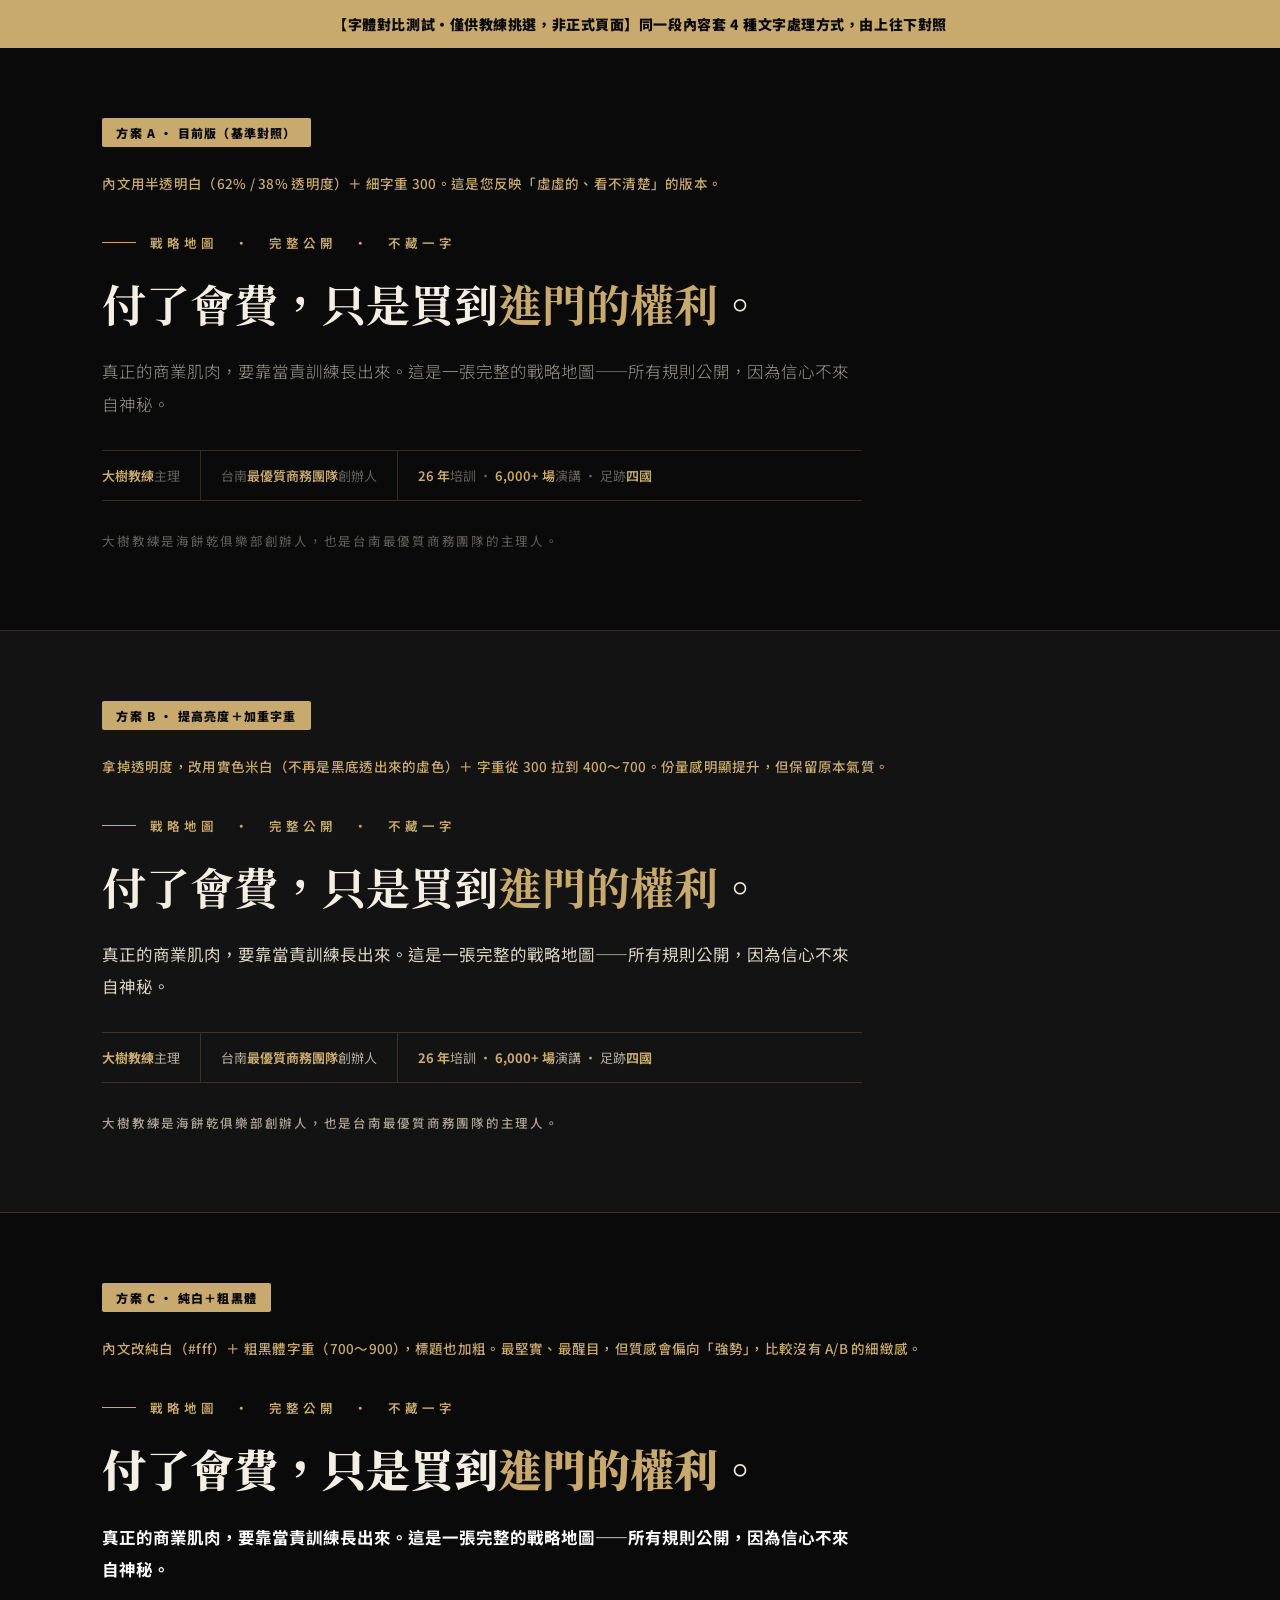
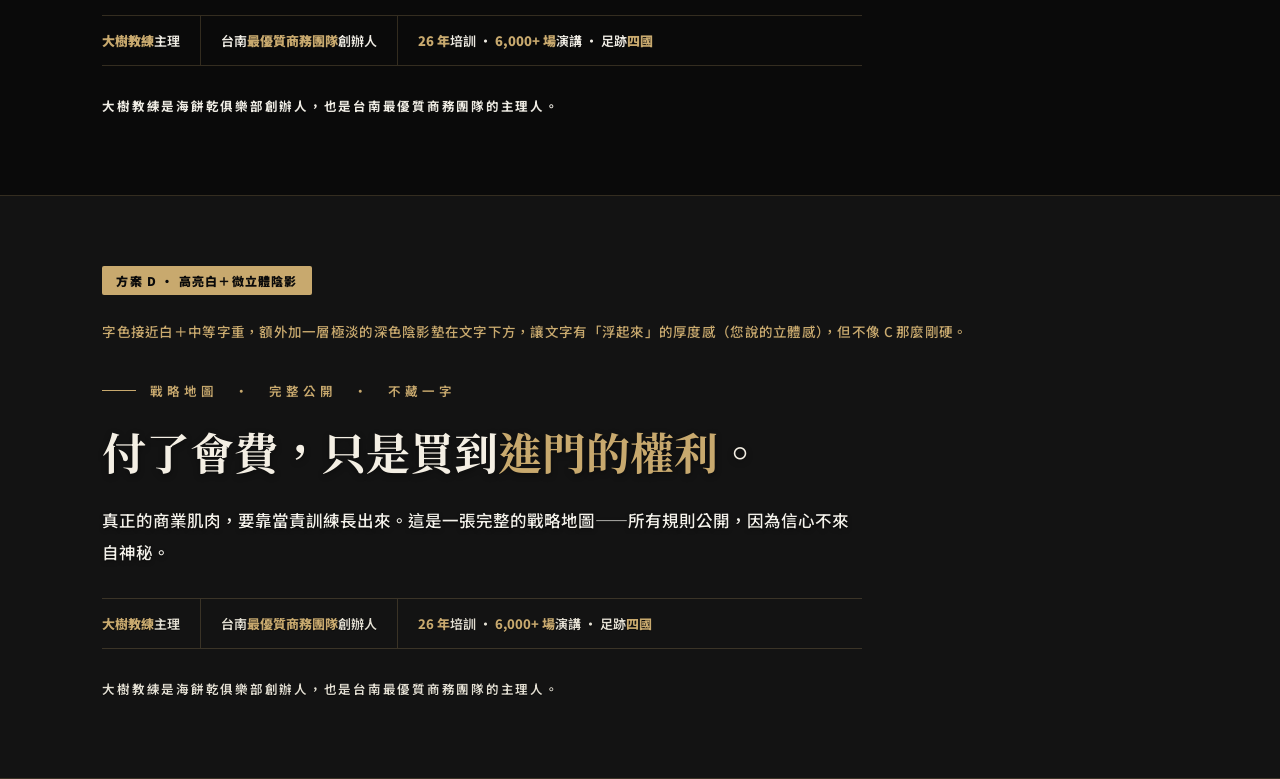
<file: biz-gym/_archive_blackgold_draft_2026-09-04/mockup-font-compare.html>
<!doctype html>
<html lang="zh-Hant">
<head>
<meta charset="utf-8">
<meta name="viewport" content="width=device-width,initial-scale=1">
<title>【字體對比測試】黑金版內文字清晰度 4 方案</title>
<link rel="preconnect" href="https://fonts.googleapis.com">
<link rel="preconnect" href="https://fonts.gstatic.com" crossorigin>
<link href="https://fonts.googleapis.com/css2?family=Noto+Sans+TC:wght@400;500;700;900&family=Noto+Serif+TC:wght@700;900&display=swap" rel="stylesheet">
<style>
:root{
  --gold:#c8a96e;
  --dark:#0a0a0a;
  --dark2:#131313;
  --hair:rgba(200,169,110,.22);
}
*{box-sizing:border-box}
body{margin:0;background:var(--dark);font-family:"Noto Sans TC",system-ui,sans-serif;color:#fff}
.banner{background:var(--gold);color:#0a0a0a;text-align:center;padding:14px 20px;font-weight:900;font-size:14px;letter-spacing:.04em;position:sticky;top:0;z-index:9}
.panel{padding:70px 8vw 80px;border-bottom:1px solid var(--hair);background:var(--dark2)}
.panel:nth-child(even){background:var(--dark)}
.tag{display:inline-block;font-size:12px;font-weight:900;letter-spacing:.1em;color:#0a0a0a;background:var(--gold);padding:6px 14px;border-radius:2px;margin-bottom:26px}
.desc{font-size:13.5px;color:var(--gold);margin:0 0 40px;letter-spacing:.02em;font-weight:500}
.sample{max-width:760px}
.eyebrow{font-size:12.5px;letter-spacing:.32em;font-weight:600;color:var(--gold);margin-bottom:22px;display:flex;align-items:center;gap:14px}
.eyebrow::before{content:'';width:34px;height:1px;background:var(--gold)}
h1{font-family:"Noto Serif TC",serif;font-weight:700;font-size:44px;line-height:1.35;color:#f4efe4;margin:0 0 22px}
h1 em{font-style:normal;color:var(--gold)}
.sub{margin:0 0 30px;font-size:16.5px;line-height:1.95}
.trust{display:flex;flex-wrap:wrap;gap:0;font-size:13px;margin-bottom:30px;border-top:1px solid var(--hair);border-bottom:1px solid var(--hair)}
.trust span{padding:15px 20px 15px 0;margin-right:20px;border-right:1px solid var(--hair)}
.trust span:last-child{border-right:0}
.trust b{color:var(--gold)}
.caption{font-size:12.5px;letter-spacing:.14em}

/* ============ A. 目前版（基準對照，偏透明） ============ */
.a .sub{color:rgba(244,239,228,.62);font-weight:300}
.a .trust{color:rgba(244,239,228,.38)}
.a .trust b{font-weight:600}
.a .caption{color:rgba(244,239,228,.38);font-weight:400}

/* ============ B. 提高亮度＋加重字重（實色，不用透明度） ============ */
.b .sub{color:#d8d3c4;font-weight:400}
.b .trust{color:#b7b0a0}
.b .trust b{font-weight:700;color:var(--gold)}
.b .caption{color:#a9a293;font-weight:500}

/* ============ C. 純白＋粗黑體 ============ */
.c .sub{color:#ffffff;font-weight:700}
.c .trust{color:#efece4;font-weight:600}
.c .trust b{font-weight:900;color:var(--gold)}
.c .caption{color:#efece4;font-weight:700}
.c h1{font-weight:900}

/* ============ D. 高亮白＋微立體陰影（實色 + 深色描邊營造厚度） ============ */
.d .sub{color:#f3f1ea;font-weight:500;text-shadow:0 1px 0 rgba(0,0,0,.55), 0 2px 4px rgba(0,0,0,.35)}
.d .trust{color:#e4e0d4;font-weight:600;text-shadow:0 1px 0 rgba(0,0,0,.5)}
.d .trust b{font-weight:800;color:var(--gold)}
.d .caption{color:#e4e0d4;font-weight:600;text-shadow:0 1px 0 rgba(0,0,0,.5)}
.d h1{text-shadow:0 2px 6px rgba(0,0,0,.4)}
</style>
</head>
<body>

<div class="banner">【字體對比測試・僅供教練挑選，非正式頁面】同一段內容套 4 種文字處理方式，由上往下對照</div>

<div class="panel a">
  <span class="tag">方案 A · 目前版（基準對照）</span>
  <p class="desc">內文用半透明白（62% / 38% 透明度）＋ 細字重 300。這是您反映「虛虛的、看不清楚」的版本。</p>
  <div class="sample">
    <div class="eyebrow">戰略地圖　·　完整公開　·　不藏一字</div>
    <h1>付了會費，只是買到<em>進門的權利</em>。</h1>
    <p class="sub">真正的商業肌肉，要靠當責訓練長出來。這是一張完整的戰略地圖——所有規則公開，因為信心不來自神秘。</p>
    <div class="trust">
      <span><b>大樹教練</b>主理</span>
      <span>台南<b>最優質商務團隊</b>創辦人</span>
      <span><b>26 年</b>培訓 · <b>6,000+ 場</b>演講 · 足跡<b>四國</b></span>
    </div>
    <div class="caption">大樹教練是海餅乾俱樂部創辦人，也是台南最優質商務團隊的主理人。</div>
  </div>
</div>

<div class="panel b">
  <span class="tag">方案 B · 提高亮度＋加重字重</span>
  <p class="desc">拿掉透明度，改用實色米白（不再是黑底透出來的虛色）＋ 字重從 300 拉到 400～700。份量感明顯提升，但保留原本氣質。</p>
  <div class="sample">
    <div class="eyebrow">戰略地圖　·　完整公開　·　不藏一字</div>
    <h1>付了會費，只是買到<em>進門的權利</em>。</h1>
    <p class="sub">真正的商業肌肉，要靠當責訓練長出來。這是一張完整的戰略地圖——所有規則公開，因為信心不來自神秘。</p>
    <div class="trust">
      <span><b>大樹教練</b>主理</span>
      <span>台南<b>最優質商務團隊</b>創辦人</span>
      <span><b>26 年</b>培訓 · <b>6,000+ 場</b>演講 · 足跡<b>四國</b></span>
    </div>
    <div class="caption">大樹教練是海餅乾俱樂部創辦人，也是台南最優質商務團隊的主理人。</div>
  </div>
</div>

<div class="panel c">
  <span class="tag">方案 C · 純白＋粗黑體</span>
  <p class="desc">內文改純白（#fff）＋ 粗黑體字重（700～900），標題也加粗。最堅實、最醒目，但質感會偏向「強勢」，比較沒有 A/B 的細緻感。</p>
  <div class="sample">
    <div class="eyebrow">戰略地圖　·　完整公開　·　不藏一字</div>
    <h1>付了會費，只是買到<em>進門的權利</em>。</h1>
    <p class="sub">真正的商業肌肉，要靠當責訓練長出來。這是一張完整的戰略地圖——所有規則公開，因為信心不來自神秘。</p>
    <div class="trust">
      <span><b>大樹教練</b>主理</span>
      <span>台南<b>最優質商務團隊</b>創辦人</span>
      <span><b>26 年</b>培訓 · <b>6,000+ 場</b>演講 · 足跡<b>四國</b></span>
    </div>
    <div class="caption">大樹教練是海餅乾俱樂部創辦人，也是台南最優質商務團隊的主理人。</div>
  </div>
</div>

<div class="panel d">
  <span class="tag">方案 D · 高亮白＋微立體陰影</span>
  <p class="desc">字色接近白＋中等字重，額外加一層極淡的深色陰影墊在文字下方，讓文字有「浮起來」的厚度感（您說的立體感），但不像 C 那麼剛硬。</p>
  <div class="sample">
    <div class="eyebrow">戰略地圖　·　完整公開　·　不藏一字</div>
    <h1>付了會費，只是買到<em>進門的權利</em>。</h1>
    <p class="sub">真正的商業肌肉，要靠當責訓練長出來。這是一張完整的戰略地圖——所有規則公開，因為信心不來自神秘。</p>
    <div class="trust">
      <span><b>大樹教練</b>主理</span>
      <span>台南<b>最優質商務團隊</b>創辦人</span>
      <span><b>26 年</b>培訓 · <b>6,000+ 場</b>演講 · 足跡<b>四國</b></span>
    </div>
    <div class="caption">大樹教練是海餅乾俱樂部創辦人，也是台南最優質商務團隊的主理人。</div>
  </div>
</div>

</body>
</html>
</file>
<file: speakers-2026/style.css>
*, *::before, *::after { box-sizing: border-box; margin: 0; padding: 0; }

:root {
  --gold: #c8a96e;
  --gold-light: #dfc48e;
  --dark: #0c0c0c;
  --dark2: #141414;
  --dark3: #1e1e1e;
  --border: rgba(200,169,110,0.18);
  --text: #e2e2e2;
  --muted: #888;
  --r: 10px;
  --ease: 0.3s ease;
}

html { scroll-behavior: smooth; }

body {
  font-family: 'Noto Sans TC', 'PingFang TC', 'Microsoft JhengHei', sans-serif;
  background: var(--dark);
  color: var(--text);
  line-height: 1.75;
  font-size: 15px;
}

.container { max-width: 1140px; margin: 0 auto; padding: 0 24px; }
.gold { color: var(--gold); }
.center { text-align: center; }
.mt-40 { margin-top: 40px; }
img { max-width: 100%; display: block; }
a { color: inherit; text-decoration: none; }
section { padding: 100px 0; }

/* 標籤 */
.tag {
  font-size: 18px;
  letter-spacing: 3px;
  color: var(--gold);
  margin-bottom: 14px;
  font-weight: 600;
  display: block;
}

/* 區段標題 */
.section-title {
  font-family: 'Noto Serif TC', serif;
  font-size: clamp(26px, 3.5vw, 40px);
  font-weight: 700;
  line-height: 1.3;
  margin-bottom: 52px;
}

/* 按鈕 */
.btn-gold {
  display: inline-block;
  background: var(--gold);
  color: #0c0c0c;
  padding: 14px 32px;
  border-radius: 4px;
  font-weight: 700;
  font-size: 15px;
  letter-spacing: 1px;
  transition: background var(--ease), transform var(--ease);
  cursor: pointer;
  border: none;
  font-family: inherit;
}
.btn-gold:hover { background: var(--gold-light); transform: translateY(-2px); }

.btn-line {
  display: inline-block;
  border: 2px solid var(--gold);
  color: var(--gold);
  padding: 12px 32px;
  border-radius: 4px;
  font-weight: 700;
  font-size: 15px;
  letter-spacing: 1px;
  transition: all var(--ease);
}
.btn-line:hover { background: var(--gold); color: #0c0c0c; transform: translateY(-2px); }

.btn-outline {
  display: inline-block;
  border: 2px solid rgba(200,169,110,0.5);
  color: var(--gold);
  padding: 12px 32px;
  border-radius: 4px;
  font-weight: 700;
  font-size: 15px;
  transition: all var(--ease);
}
.btn-outline:hover { border-color: var(--gold); background: rgba(200,169,110,0.08); }
.btn-expired { border-color: var(--muted); color: var(--muted); }
.btn-expired:hover { border-color: var(--muted); background: rgba(136,136,136,0.08); }

.hero-btns { display: flex; gap: 16px; flex-wrap: wrap; }

/* ===== NAVBAR ===== */
.navbar {
  position: fixed; top: 0; left: 0; right: 0;
  z-index: 1000;
  transition: background var(--ease), box-shadow var(--ease);
}
.navbar.scrolled {
  background: rgba(12,12,12,0.97);
  box-shadow: 0 2px 24px rgba(0,0,0,0.6);
}
.nav-inner {
  max-width: 1400px; margin: 0 auto; padding: 0 32px;
  display: flex; align-items: center;
  justify-content: space-between;
  height: 70px;
}
.logo { display: flex; flex-direction: row; align-items: baseline; gap: 12px; flex-shrink: 0; }
.logo-main {
  font-family: 'Noto Serif TC', serif;
  font-size: 26px; font-weight: 900; line-height: normal;
  color: var(--gold); letter-spacing: 3px; white-space: nowrap;
}
.logo-sub { font-size: 12px; letter-spacing: 3px; color: var(--muted); white-space: nowrap; }

.nav-links { display: flex; align-items: center; gap: 22px; }
.nav-links a {
  font-size: 14px; color: var(--text);
  letter-spacing: 0.8px;
  white-space: nowrap;
  position: relative;
  transition: color var(--ease);
}
.nav-links a::after {
  content: ''; position: absolute; bottom: -4px; left: 0; right: 0;
  height: 1px; background: var(--gold);
  transform: scaleX(0); transition: transform var(--ease);
}
.nav-links a:hover { color: var(--gold); }
.nav-links a:hover::after { transform: scaleX(1); }

.btn-nav {
  background: var(--gold) !important; color: #0c0c0c !important;
  padding: 9px 20px; border-radius: 4px; font-weight: 700;
}
.btn-nav::after { display: none !important; }
.btn-nav:hover { background: var(--gold-light) !important; }

.hamburger { display: none; flex-direction: column; gap: 5px; background: none; border: none; cursor: pointer; }
.hamburger span { display: block; width: 24px; height: 2px; background: var(--text); border-radius: 2px; transition: all var(--ease); }
.hamburger.open span:nth-child(1) { transform: translateY(7px) rotate(45deg); }
.hamburger.open span:nth-child(2) { opacity: 0; }
.hamburger.open span:nth-child(3) { transform: translateY(-7px) rotate(-45deg); }

.mobile-menu { display: none; flex-direction: column; padding: 16px 24px 24px; background: rgba(12,12,12,0.98); border-top: 1px solid var(--border); }
.mobile-menu a { padding: 13px 0; font-size: 16px; border-bottom: 1px solid rgba(255,255,255,0.06); }
.mobile-menu a:last-child { border: none; color: var(--gold); font-weight: 700; margin-top: 8px; }
.mobile-menu.open { display: flex; }

/* ===== HERO ===== */
.hero {
  position: relative; min-height: min(100vh, 800px);
  display: flex; align-items: center;
  background: var(--dark);
  overflow: hidden;
}
.hero-bg {
  position: absolute; inset: 0;
  background:
    radial-gradient(ellipse 70% 60% at 75% 50%, rgba(200,169,110,0.07) 0%, transparent 60%),
    radial-gradient(ellipse 50% 40% at 15% 85%, rgba(200,169,110,0.04) 0%, transparent 55%),
    linear-gradient(135deg, #0c0c0c 0%, #141008 50%, #0c0f0c 100%);
}
.hero-content { position: relative; z-index: 1; max-width: 680px; padding-top: 70px; }
.hero-tag { font-size: 18px; letter-spacing: 4px; color: var(--gold); margin-bottom: 22px; }
.hero-title {
  font-family: 'Noto Serif TC', serif;
  font-size: clamp(48px, 7vw, 88px);
  font-weight: 900; line-height: 1.1;
  color: #fff; margin-bottom: 24px;
}
.hero-desc { font-size: 17px; color: rgba(226,226,226,0.75); line-height: 1.9; margin-bottom: 36px; }

.scroll-hint { position: absolute; bottom: 36px; left: 50%; transform: translateX(-50%); }
.scroll-hint span {
  display: block; width: 1px; height: 56px;
  background: linear-gradient(to bottom, var(--gold), transparent);
  animation: scroll 1.6s ease-in-out infinite;
}
@keyframes scroll {
  0%,100% { opacity: 0; transform: scaleY(0.3); }
  50% { opacity: 1; transform: scaleY(1); }
}

/* ===== PAIN ===== */
.pain { background: var(--dark2); padding: 90px 0; }
.pain-grid { display: grid; grid-template-columns: repeat(4,1fr); gap: 20px; margin-top: 16px; }
.pain-card {
  background: var(--dark3); border: 1px solid var(--border);
  border-radius: var(--r); padding: 32px 24px;
  transition: border-color var(--ease), transform var(--ease);
}
.pain-card:hover { border-color: var(--gold); transform: translateY(-4px); }
.pain-icon {
  width: 52px; height: 52px; border-radius: 50%;
  border: 2.5px solid var(--gold); background: transparent;
  display: flex; align-items: center; justify-content: center;
  font-family: 'Noto Serif TC', serif; font-weight: 900; font-size: 22px;
  color: var(--gold); margin-bottom: 18px;
}
.pain-card h3 { font-family: 'Noto Serif TC', serif; font-size: 18px; color: var(--gold); margin-bottom: 10px; font-weight: 700; }
.pain-card p { font-size: 14px; color: var(--muted); line-height: 1.8; }

/* ===== STATS ===== */
.stats {
  padding: 68px 0;
  background: linear-gradient(90deg, #0c0c0c, #141008 50%, #0c0c0c);
  border-top: 1px solid var(--border); border-bottom: 1px solid var(--border);
}
.stats-grid { display: grid; grid-template-columns: repeat(4,1fr); }
.stat-item {
  display: flex; flex-direction: column; align-items: center; text-align: center;
  padding: 0 20px; border-right: 1px solid var(--border);
}
.stat-item:last-child { border-right: none; }
.stat-num {
  font-family: 'Noto Serif TC', serif;
  font-size: clamp(34px, 4vw, 52px); font-weight: 900;
  color: var(--gold); line-height: 1; display: inline;
}
.stat-unit { font-size: clamp(14px, 1.5vw, 18px); color: var(--gold); font-weight: 700; }
.stat-label { font-size: 12px; color: var(--muted); letter-spacing: 1px; margin-top: 6px; }

/* ===== ABOUT ===== */
.about { background: var(--dark); }
.about-inner { display: grid; grid-template-columns: 1fr 1.25fr; gap: 72px; align-items: center; }
.about-photo { position: relative; }
.about-photo img { width: 100%; border-radius: var(--r); filter: grayscale(15%); }
.photo-fallback { display: none; }
.about-text h2 {
  font-family: 'Noto Serif TC', serif;
  font-size: clamp(24px, 3vw, 34px); font-weight: 700; line-height: 1.35; margin-bottom: 20px;
}
.about-text blockquote {
  font-family: 'Noto Serif TC', serif;
  font-size: 16px; color: var(--gold);
  border-left: 3px solid var(--gold); padding-left: 18px;
  margin: 22px 0; line-height: 1.8; font-style: italic;
}
.about-text p { color: rgba(226,226,226,0.78); line-height: 1.9; margin-bottom: 14px; font-size: 15px; }
.identity-tags { display: flex; flex-direction: column; gap: 8px; margin: 22px 0; }
.identity-tags span { font-size: 14px; color: var(--gold); font-weight: 600; display: flex; align-items: center; gap: 10px; }
.id-icon {
  display: inline-flex; align-items: center; justify-content: center;
  width: 24px; height: 24px; flex-shrink: 0;
  background: linear-gradient(135deg, #c8a96e, #a8894e 40%, #dfc48e 60%, #c8a96e);
  color: #0c0c0c; font-size: 10px; font-weight: 900;
  border-radius: 4px;
  box-shadow: 0 2px 6px rgba(200,169,110,0.3), inset 0 1px 0 rgba(255,255,255,0.25);
}
.about-skills { display: flex; flex-wrap: wrap; gap: 8px; margin: 18px 0 28px; }
.about-skills span {
  border: 1px solid rgba(200,169,110,0.4); color: var(--gold);
  padding: 5px 14px; border-radius: 100px; font-size: 13px;
}

/* ===== QUOTE ===== */
.quote-section {
  padding: 80px 0;
  background: linear-gradient(135deg, #141008, #0c0f0c);
  border-top: 1px solid var(--border); border-bottom: 1px solid var(--border);
}
.big-quote { text-align: center; max-width: 700px; margin: 0 auto; }
.quote-mark { font-size: 64px; color: var(--gold); opacity: 0.3; line-height: 0.5; display: block; margin-bottom: 16px; }
.big-quote p {
  font-family: 'Noto Serif TC', serif;
  font-size: clamp(20px, 3vw, 28px); font-weight: 700;
  line-height: 1.6; color: #fff;
}
.big-quote cite { display: block; margin-top: 20px; font-size: 14px; color: var(--gold); letter-spacing: 2px; font-style: normal; }

/* ===== SERVICES ===== */
.services { background: var(--dark2); }
.services-grid { display: grid; grid-template-columns: repeat(3,1fr); gap: 20px; }
.service-card {
  background: var(--dark3); border: 1px solid rgba(255,255,255,0.07);
  border-radius: var(--r); padding: 44px 32px;
  position: relative; overflow: hidden;
  transition: border-color var(--ease), transform var(--ease);
}
.service-card::before {
  content: ''; position: absolute; top: 0; left: 0; right: 0;
  height: 3px; background: transparent; transition: background var(--ease);
}
.service-card:hover { border-color: rgba(200,169,110,0.3); transform: translateY(-5px); }
.service-card:hover::before, .service-card.featured::before { background: var(--gold); }
.service-card.featured { border-color: rgba(200,169,110,0.35); background: linear-gradient(135deg, #1a1a14, #1e1e1e); }
.svc-num { font-family: 'Noto Serif TC', serif; font-size: 44px; font-weight: 900; color: rgba(200,169,110,0.12); line-height: 1; margin-bottom: 14px; }
.service-card h3 { font-family: 'Noto Serif TC', serif; font-size: 21px; font-weight: 700; color: var(--gold); margin-bottom: 14px; }
.service-card > p { font-size: 14px; color: var(--muted); line-height: 1.8; margin-bottom: 22px; }
.service-card ul { list-style: none; margin-bottom: 28px; }
.service-card ul li {
  font-size: 14px; color: rgba(226,226,226,0.65);
  padding: 7px 0 7px 16px; border-bottom: 1px solid rgba(255,255,255,0.05);
  position: relative;
}
.service-card ul li::before { content: '›'; position: absolute; left: 0; color: var(--gold); }
.svc-link { font-size: 13px; color: var(--gold); font-weight: 600; letter-spacing: 1px; transition: letter-spacing var(--ease); }
.svc-link:hover { letter-spacing: 3px; }

/* ===== COURSES ===== */
.courses { background: var(--dark); }
.courses-grid { display: grid; grid-template-columns: repeat(3,1fr); gap: 20px; }
.course-card {
  background: var(--dark2); border-radius: var(--r); overflow: hidden;
  border: 1px solid rgba(255,255,255,0.06);
  transition: transform var(--ease), border-color var(--ease);
}
.course-card:hover { transform: translateY(-4px); border-color: rgba(200,169,110,0.3); }
.course-cover {
  height: 150px; display: flex; align-items: center; justify-content: center;
  font-family: 'Noto Serif TC', serif; font-size: 21px; font-weight: 700;
  color: rgba(200,169,110,0.65); text-align: center; line-height: 1.4;
  border-bottom: 1px solid rgba(200,169,110,0.1);
}
.c1 { background: linear-gradient(135deg, #0d1520, #1a2035); }
.c2 { background: linear-gradient(135deg, #0a1f1f, #102020); }
.c3 { background: linear-gradient(135deg, #160a26, #1a0f2e); }
.c4 { background: linear-gradient(135deg, #0a1a0a, #0f200f); }
.c5 { background: linear-gradient(135deg, #1a150a, #201a0a); }
.c6 { background: linear-gradient(135deg, #1a0a0a, #200f0f); }
.course-body { padding: 22px; }
.course-tags { display: flex; flex-wrap: wrap; gap: 6px; margin-bottom: 10px; }
.course-tags span { font-size: 11px; background: rgba(200,169,110,0.13); color: var(--gold); padding: 2px 9px; border-radius: 100px; }
.course-body h3 { font-size: 15px; font-weight: 700; margin-bottom: 7px; line-height: 1.4; }
.course-body > p { font-size: 13px; color: var(--muted); margin-bottom: 14px; line-height: 1.6; }
.course-price { display: flex; align-items: baseline; gap: 10px; margin-bottom: 14px; }
.course-price b { font-size: 19px; color: var(--gold); }
.course-price s { font-size: 12px; color: var(--muted); }
.btn-course {
  display: block; text-align: center;
  border: 1px solid var(--gold); color: var(--gold);
  padding: 9px; border-radius: 4px; font-size: 13px; font-weight: 600;
  transition: all var(--ease);
}
.btn-course:hover { background: var(--gold); color: #0c0c0c; }

/* ===== SPEAKING ===== */
.speaking { background: var(--dark2); }
.speaking-grid { display: grid; grid-template-columns: repeat(3,1fr); gap: 20px; margin-bottom: 52px; }
.speaking-card {
  background: var(--dark3); border: 1px solid rgba(255,255,255,0.06);
  border-radius: var(--r); padding: 32px 24px;
  transition: all var(--ease);
}
.speaking-card:hover { border-color: rgba(200,169,110,0.3); transform: translateY(-4px); }
.sp-icon { font-size: 32px; margin-bottom: 14px; }
.sp-icon .id-icon { width: 32px; height: 32px; font-size: 14px; }
.speaking-card h3 { font-size: 16px; font-weight: 700; color: var(--gold); margin-bottom: 9px; }
.speaking-card p { font-size: 13px; color: var(--muted); line-height: 1.7; }
.speaking-footer {
  text-align: center; padding: 40px;
  border: 1px solid var(--border); border-radius: var(--r);
  background: linear-gradient(135deg, rgba(200,169,110,0.05), transparent);
}
.speaking-footer p { font-size: 17px; color: rgba(226,226,226,0.8); margin-bottom: 24px; }
.speaking-footer strong { color: var(--gold); font-size: 21px; }

/* ===== TESTIMONIALS ===== */
.testimonials { background: var(--dark); }
.testi-carousel-wrap { position: relative; display: flex; align-items: center; gap: 12px; }
.testi-viewport { overflow: hidden; flex: 1; }
.testi-track { display: flex; transition: transform 0.5s cubic-bezier(0.25, 1, 0.5, 1); }
.testi-track .testi-card { width: calc(33.333% - 14px); min-width: calc(33.333% - 14px); max-width: calc(33.333% - 14px); margin: 0 7px; box-sizing: border-box; flex-shrink: 0; height: 260px; display: flex; flex-direction: column; overflow: hidden; }
.testi-arrow { width: 44px; height: 44px; border-radius: 50%; background: var(--dark2); border: 1px solid var(--border); color: var(--gold); font-size: 24px; cursor: pointer; display: flex; align-items: center; justify-content: center; flex-shrink: 0; transition: all 0.3s; }
.testi-arrow:hover { border-color: var(--gold); background: var(--dark3); }
.testi-arrow:disabled { opacity: 0.3; cursor: default; }
.testi-dots { text-align: center; margin-top: 20px; font-size: 15px; color: var(--gold); font-weight: 600; letter-spacing: 1px; }
.testi-card {
  background: var(--dark2); border: 1px solid var(--border);
  border-radius: var(--r); padding: 24px 22px;
}
.stars { color: var(--gold); font-size: 14px; margin-bottom: 10px; letter-spacing: 2px; }
.testi-card > p { font-size: 13px; color: rgba(226,226,226,0.78); line-height: 1.75; margin-bottom: auto; font-style: italic; flex: 1; overflow: hidden; word-break: break-word; }
.testi-author { display: flex; align-items: center; gap: 10px; margin-top: 12px; flex-shrink: 0; }
.avatar {
  width: 36px; height: 36px; border-radius: 50%;
  background: var(--gold); color: #0c0c0c;
  display: flex; align-items: center; justify-content: center;
  font-weight: 900; font-size: 15px; flex-shrink: 0;
}
.testi-author strong { display: block; font-size: 14px; }
.testi-author span { font-size: 12px; color: var(--muted); }

/* ===== CTA ===== */
.cta-banner {
  padding: 90px 0;
  background: linear-gradient(135deg, #141008, #0c0f0c);
  border-top: 1px solid var(--border); border-bottom: 1px solid var(--border);
  text-align: center;
}
.cta-inner h2 { font-family: 'Noto Serif TC', serif; font-size: clamp(26px, 4vw, 42px); font-weight: 900; margin-bottom: 14px; color: #fff; }
.cta-inner p { font-size: 16px; color: rgba(226,226,226,0.7); margin-bottom: 36px; line-height: 1.8; }
.cta-inner .hero-btns { justify-content: center; }

/* ===== CONTACT ===== */
.contact { background: var(--dark2); }
.contact-inner { display: grid; grid-template-columns: 1fr 1fr; gap: 72px; align-items: start; }
.contact-info h2 { font-family: 'Noto Serif TC', serif; font-size: clamp(24px, 3vw, 34px); font-weight: 700; line-height: 1.4; margin-bottom: 18px; }
.contact-info > p { color: rgba(226,226,226,0.7); line-height: 1.9; margin-bottom: 32px; }
.contact-list { list-style: none; display: flex; flex-direction: column; gap: 20px; }
.contact-list li { display: flex; align-items: flex-start; gap: 14px; }
.contact-list li > span { font-size: 22px; flex-shrink: 0; margin-top: 2px; }
.contact-list strong { display: block; font-size: 12px; color: var(--muted); letter-spacing: 1px; margin-bottom: 3px; text-transform: uppercase; }
.contact-list a { color: var(--gold); font-size: 15px; font-weight: 600; transition: opacity var(--ease); }
.contact-list a:hover { opacity: 0.7; }

.subscribe-box {
  background: var(--dark3); border: 1px solid var(--border);
  border-radius: var(--r); padding: 44px 36px;
}
.subscribe-box h3 { font-family: 'Noto Serif TC', serif; font-size: 21px; font-weight: 700; line-height: 1.4; margin-bottom: 10px; color: var(--gold); }
.subscribe-box > p { font-size: 13px; color: var(--muted); margin-bottom: 26px; line-height: 1.7; }
.line-subscribe-btn {
  display: inline-flex; align-items: center; gap: 10px;
  padding: 14px 32px; background: #06C755; color: #fff;
  border: none; border-radius: 8px; font-weight: 700; font-size: 17px;
  cursor: pointer; font-family: inherit; text-decoration: none;
  transition: background var(--ease), transform var(--ease);
}
.line-subscribe-btn:hover { background: #05b04c; transform: translateY(-2px); }

/* ===== VIDEO FEATURE ===== */
.video-feature { background: var(--dark); }
.video-wrap {
  max-width: 860px; margin: 0 auto; position: relative; aspect-ratio: 16/9;
  border-radius: var(--r); overflow: hidden; box-shadow: 0 20px 50px rgba(0,0,0,.4);
}
.video-wrap iframe { position: absolute; inset: 0; width: 100%; height: 100%; border: none; }
.line-btn-icon { width: 28px; height: 28px; border-radius: 4px; }
.sub-note { font-size: 12px; color: var(--muted); margin-top: 10px; line-height: 1.6; }

/* ===== FOOTER ===== */
.footer { background: var(--dark); border-top: 1px solid rgba(200,169,110,0.1); padding: 68px 0 0; }
.footer-inner { display: grid; grid-template-columns: 1.8fr 1fr 1fr 1fr; gap: 40px; padding-bottom: 48px; }
.footer-brand .logo-main { font-family: 'Noto Serif TC', serif; font-size: 21px; font-weight: 900; color: var(--gold); letter-spacing: 3px; display: block; }
.footer-brand .logo-sub { font-size: 10px; letter-spacing: 2px; color: var(--muted); display: block; margin-bottom: 14px; }
.footer-brand p { font-size: 13px; color: var(--muted); line-height: 1.8; }
.footer-identity { display: flex; flex-direction: column; gap: 4px; margin-top: 12px; }
.footer-identity span { font-size: 12px; color: rgba(200,169,110,0.6); }
.footer-col h4 { font-size: 12px; letter-spacing: 2px; color: var(--gold); margin-bottom: 14px; text-transform: uppercase; }
.footer-col { display: flex; flex-direction: column; }
.footer-col a { font-size: 13px; color: var(--muted); padding: 7px 0; border-bottom: 1px solid rgba(255,255,255,0.04); transition: color var(--ease); }
.footer-col a:hover { color: var(--gold); }
.footer-bottom { border-top: 1px solid rgba(255,255,255,0.06); padding: 18px 0; text-align: center; }
.footer-bottom p { font-size: 12px; color: var(--muted); }

/* ===== QUOTES CAROUSEL ===== */
.quotes-carousel { background: var(--dark); }
.carousel-wrapper {
  position: relative;
  max-width: 1100px;
  margin: 48px auto 0;
}
.carousel-viewport { overflow: hidden; padding: 0 4px; }
.carousel-track {
  display: flex;
  transition: transform 0.4s ease;
}
.carousel-card {
  flex: 0 0 calc(33.333% - 16px);
  margin: 0 8px;
  background: var(--dark3);
  border: 1px solid var(--border);
  border-radius: var(--r);
  padding: 36px 28px 24px;
  display: flex;
  flex-direction: column;
  min-height: 200px;
  position: relative;
  transition: transform 0.3s ease, box-shadow 0.3s ease, border-color 0.3s ease;
  cursor: default;
}
.carousel-card:hover {
  transform: translateY(-4px);
  box-shadow: 0 16px 32px rgba(0,0,0,0.5), 0 0 16px rgba(200,169,110,0.1);
  border-color: var(--gold);
}
.card-quote-mark {
  position: absolute;
  top: 12px;
  left: 16px;
  font-size: 32px;
  color: var(--gold);
  opacity: 0.2;
  line-height: 1;
}
.card-text {
  font-size: 18px;
  line-height: 1.8;
  color: var(--text);
  flex-grow: 1;
  margin-top: 8px;
}
.card-tag {
  display: inline-block;
  margin-top: 16px;
  padding: 3px 10px;
  font-size: 11px;
  color: var(--gold);
  border: 1px solid var(--border);
  border-radius: 20px;
  align-self: flex-start;
}
.carousel-btn {
  position: absolute;
  top: 50%;
  transform: translateY(-50%);
  width: 44px;
  height: 44px;
  border-radius: 50%;
  border: 1px solid var(--border);
  background: var(--dark);
  color: var(--text);
  font-size: 24px;
  cursor: pointer;
  z-index: 2;
  transition: all var(--ease);
  display: flex;
  align-items: center;
  justify-content: center;
}
.carousel-btn:hover { border-color: var(--gold); color: var(--gold); }
.carousel-prev { left: -56px; }
.carousel-next { right: -56px; }
.carousel-dots {
  display: flex;
  justify-content: center;
  gap: 6px;
  margin-top: 24px;
  flex-wrap: wrap;
}
.carousel-dots button {
  width: 8px;
  height: 8px;
  border-radius: 50%;
  border: none;
  background: var(--border);
  cursor: pointer;
  transition: all var(--ease);
  padding: 0;
}
.carousel-dots button.active { background: var(--gold); width: 20px; border-radius: 4px; }
.carousel-nav-bottom {
  display: flex;
  justify-content: center;
  align-items: center;
  gap: 20px;
  margin-top: 16px;
}
.carousel-nav-btn {
  padding: 8px 20px;
  border: 1px solid var(--border);
  background: none;
  color: var(--text);
  font-size: 14px;
  border-radius: var(--r);
  cursor: pointer;
  transition: all var(--ease);
}
.carousel-nav-btn:hover { border-color: var(--gold); color: var(--gold); }
.carousel-counter { font-size: 13px; color: var(--muted); min-width: 60px; text-align: center; }

@media (max-width: 1200px) {
  .carousel-prev { left: -8px; }
  .carousel-next { right: -8px; }
}
@media (max-width: 1024px) {
  .carousel-card { flex: 0 0 calc(50% - 16px); }
}
@media (max-width: 768px) {
  .carousel-card { flex: 0 0 calc(100% - 16px); }
  .carousel-prev { left: -4px; }
  .carousel-next { right: -4px; }
  .carousel-btn { width: 36px; height: 36px; font-size: 20px; }
}

/* ===== TIMELINE ===== */
.timeline { background: var(--dark2); }
.timeline-track {
  position: relative;
  max-width: 720px;
  margin: 48px auto 0;
  padding-left: 40px;
}
.timeline-track::before {
  content: '';
  position: absolute;
  left: 14px;
  top: 0;
  bottom: 0;
  width: 2px;
  background: linear-gradient(to bottom, var(--gold), var(--border));
}
.tl-item {
  position: relative;
  padding: 0 0 32px 32px;
  display: flex;
  align-items: flex-start;
  gap: 20px;
}
.tl-item:last-child { padding-bottom: 0; }
.tl-item::before {
  content: '';
  position: absolute;
  left: -33px;
  top: 6px;
  width: 10px;
  height: 10px;
  border-radius: 50%;
  background: var(--muted);
  border: 2px solid var(--dark2);
  z-index: 1;
}
.tl-item.highlight::before {
  background: var(--gold);
  width: 14px;
  height: 14px;
  left: -35px;
  top: 4px;
  box-shadow: 0 0 12px rgba(200,169,110,0.5);
}
.tl-year {
  font-family: 'Noto Serif TC', serif;
  font-size: 18px;
  font-weight: 700;
  color: var(--gold);
  min-width: 52px;
  flex-shrink: 0;
}
.tl-content h4 {
  font-size: 16px;
  font-weight: 700;
  color: var(--text);
  margin-bottom: 2px;
}
.tl-content p {
  font-size: 14px;
  color: var(--muted);
  line-height: 1.5;
}

/* ===== ARTICLES ===== */
.articles { background: var(--bg-alt); }
.section-desc { max-width: 600px; margin: 0 auto 2.5rem; color: var(--muted); font-size: 16px; line-height: 1.6; }
.articles-grid { display: grid; grid-template-columns: repeat(2,1fr); gap: 24px; }
.article-card {
  background: var(--card); border-radius: var(--radius); padding: 32px 28px; color: var(--text);
  border: 1px solid var(--border); transition: transform var(--ease), box-shadow var(--ease); cursor: pointer;
}
.article-card:hover { transform: translateY(-4px); box-shadow: 0 12px 32px rgba(200,169,110,0.12); border-color: var(--gold); }
.article-card h3 { font-size: 18px; font-weight: 700; margin-bottom: 10px; line-height: 1.4; }
.article-card p { font-size: 14px; color: var(--muted); line-height: 1.7; margin-bottom: 14px; }
.article-tag { display: inline-block; background: var(--gold); color: #0c0c0c; padding: 4px 14px; border-radius: 4px; font-size: 12px; font-weight: 700; margin-bottom: 14px; }
.article-read { display: block; color: var(--gold); font-size: 14px; font-weight: 600; margin-top: 8px; }

.article-modal {
  display: none; position: fixed; inset: 0; z-index: 2000;
  background: rgba(0,0,0,0.85); overflow-y: auto;
  animation: fadeIn 0.3s ease;
}
.article-modal.open { display: block; }
.article-modal-content {
  max-width: 760px; margin: 40px auto; padding: 48px 40px;
  background: var(--dark2); border-radius: var(--r); border: 1px solid var(--border);
  position: relative;
}
.article-modal-close {
  position: sticky; top: 0; float: right;
  background: var(--gold); color: #0c0c0c; border: none;
  padding: 8px 20px; border-radius: 4px; font-weight: 700; font-size: 14px;
  cursor: pointer; z-index: 10;
}
.article-modal-close:hover { background: var(--gold-light); }
.article-modal-body h2 { font-size: 24px; font-weight: 900; color: var(--gold); margin-bottom: 24px; line-height: 1.4; }
.article-modal-body p { font-size: 16px; line-height: 2; color: var(--text); margin-bottom: 16px; }
.article-modal-source { margin-top: 32px; padding-top: 24px; border-top: 1px solid var(--border); }
.article-modal-source a { color: var(--gold); font-size: 14px; }
@keyframes fadeIn { from { opacity: 0; } to { opacity: 1; } }

/* ===== MEDIA ===== */
.media { background: var(--dark2); }
.media-grid { display: grid; grid-template-columns: repeat(4,1fr); gap: 14px; }
.media-card {
  background: var(--dark3); border-radius: var(--r); padding: 16px 14px;
  border: 1px solid var(--border); transition: transform var(--ease), box-shadow var(--ease);
  display: flex; flex-direction: column;
}
.media-card:hover { transform: translateY(-4px); box-shadow: 0 12px 32px rgba(200,169,110,0.12); border-color: var(--gold); }
.media-badge { display: inline-block; background: var(--gold); color: #0c0c0c; padding: 3px 10px; border-radius: 4px; font-size: 11px; font-weight: 700; margin-bottom: 10px; align-self: flex-start; }
.media-card h3 { font-size: 13px; font-weight: 700; line-height: 1.4; margin-bottom: 10px; flex-grow: 1; color: var(--text); }
.media-link { color: var(--gold); font-size: 12px; font-weight: 600; }
.media-link:hover { color: var(--gold-light); }

/* ===== NEWS CAROUSEL ===== */
.news-carousel-wrapper { position: relative; overflow: hidden; }
.news-carousel-viewport { overflow: hidden; }
.news-carousel-track { display: flex; transition: transform 0.4s ease; }
.news-card {
  flex: 0 0 calc(33.333% - 16px); margin: 0 8px;
  background: var(--card); border-radius: var(--radius); padding: 28px 24px;
  border: 1px solid var(--border); transition: transform var(--ease);
}
.news-card:hover { transform: translateY(-3px); }
.news-badge { display: inline-block; background: var(--gold); color: #fff; padding: 3px 12px; border-radius: 4px; font-size: 12px; font-weight: 700; margin-bottom: 12px; }
.news-card h3 { font-size: 18px; font-weight: 700; margin-bottom: 8px; }
.news-card p { font-size: 14px; color: var(--muted); line-height: 1.6; }
.news-card .news-detail { font-size: 15px; color: var(--text); margin-bottom: 6px; }
.news-free { color: #06c755; font-weight: 700; font-size: 14px; margin: 8px 0 14px; }
.news-btn-outline { display: inline-block; padding: 10px 24px; border: 2px solid var(--gold); color: var(--gold); border-radius: 8px; font-weight: 600; font-size: 14px; text-decoration: none; transition: all var(--ease); }
.news-btn-outline:hover { background: var(--gold); color: #fff; }
.news-nav-bottom { display: flex; justify-content: center; align-items: center; gap: 20px; margin-top: 28px; }
.news-nav-btn { background: none; border: 2px solid var(--gold); color: var(--gold); padding: 8px 20px; border-radius: 6px; font-size: 14px; font-weight: 600; cursor: pointer; transition: all var(--ease); }
.news-nav-btn:hover { background: var(--gold); color: #0c0c0c; }
.news-counter { color: var(--muted); font-size: 14px; }

/* ===== FAQ ===== */
.faq { background: var(--bg-alt); }
.faq-list { max-width: 800px; margin: 0 auto; }
.faq-item { border-bottom: 1px solid var(--border); }
.faq-item summary {
  padding: 20px 0; font-size: 17px; font-weight: 600; cursor: pointer; list-style: none;
  display: flex; justify-content: space-between; align-items: center; color: var(--text); transition: color 0.2s;
}
.faq-item summary:hover { color: var(--gold); }
.faq-item summary::after { content: '+'; font-size: 24px; font-weight: 300; color: var(--gold); transition: transform 0.3s; }
.faq-item[open] summary::after { transform: rotate(45deg); }
.faq-item p { padding: 0 0 20px; font-size: 15px; color: var(--muted); line-height: 1.8; }

/* ===== TOP FLOAT ===== */
.top-float {
  position: fixed; bottom: 96px; right: 28px;
  width: 54px; height: 54px; border-radius: 50%;
  background: var(--dark3); border: 2px solid var(--gold);
  color: var(--gold); font-family: 'Noto Serif TC', serif; font-weight: 900; font-size: 13px; letter-spacing: 1px;
  box-shadow: 0 4px 20px rgba(0,0,0,0.35); z-index: 999;
  transition: transform var(--ease), box-shadow var(--ease), background var(--ease), color var(--ease);
  display: flex; align-items: center; justify-content: center;
  cursor: pointer;
}
.top-float:hover { background: var(--gold); color: #0c0c0c; transform: translateY(-3px) scale(1.06); box-shadow: 0 8px 28px rgba(200,169,110,0.5); }

/* ===== LINE FLOAT ===== */
.line-float {
  position: fixed; bottom: 28px; right: 28px;
  width: 54px; height: 54px; border-radius: 50%;
  box-shadow: 0 4px 20px rgba(6,199,85,0.4); z-index: 999;
  transition: transform var(--ease), box-shadow var(--ease);
  display: flex; align-items: center; justify-content: center;
}
.line-float:hover { transform: translateY(-3px) scale(1.06); box-shadow: 0 8px 28px rgba(6,199,85,0.5); }
.line-float svg { width: 100%; height: 100%; }

/* ===== FADE IN ===== */
.fade { opacity: 0; transform: translateY(20px); transition: opacity 0.5s ease, transform 0.5s ease; }
.fade.in { opacity: 1; transform: translateY(0); }

/* ===== RWD ===== */
@media (max-width: 1024px) {
  .pain-grid, .services-grid, .courses-grid, .media-grid { grid-template-columns: repeat(2,1fr); }
  .testi-track .testi-card { width: calc(50% - 14px); min-width: calc(50% - 14px); max-width: calc(50% - 14px); }
  .speaking-grid { grid-template-columns: repeat(2,1fr); }
  .news-card { flex: 0 0 calc(50% - 16px); }
  .stats-grid { grid-template-columns: repeat(2,1fr); }
  .stat-item { border-right: none; border-bottom: 1px solid var(--border); padding: 20px; }
  .stat-item:last-child, .stat-item:nth-child(2) { border-bottom: none; }
  .about-inner, .contact-inner { grid-template-columns: 1fr; gap: 48px; }
  .footer-inner { grid-template-columns: 1fr 1fr; }
}
@media (max-width: 768px) {
  .nav-links { display: none; }
  .hamburger { display: flex; }
  .pain-grid, .services-grid, .courses-grid, .speaking-grid, .articles-grid { grid-template-columns: 1fr; }
  .media-grid { grid-template-columns: repeat(2,1fr); }
  .article-modal-content { margin: 20px; padding: 32px 20px; }
  .news-card { flex: 0 0 calc(100% - 16px); }
  .testi-track .testi-card { width: calc(100% - 14px); min-width: calc(100% - 14px); max-width: calc(100% - 14px); }
  .testi-arrow { width: 36px; height: 36px; font-size: 20px; }
  .stats-grid { grid-template-columns: repeat(2,1fr); }
  .footer-inner { grid-template-columns: 1fr; }
  section { padding: 72px 0; }
  .photo-badge { right: 12px; }
  .timeline-track { padding-left: 28px; }
  .tl-item { gap: 14px; padding-left: 24px; }
  .tl-year { font-size: 16px; min-width: 44px; }
  .tl-content h4 { font-size: 15px; }
}
@media (max-width: 480px) {
  .stats-grid { grid-template-columns: 1fr; }
  .stat-item { border-bottom: 1px solid var(--border); }
  .stat-item:last-child { border-bottom: none; }
  .hero-btns { flex-direction: column; }
  .subscribe-box { padding: 30px 20px; }
  .line-float { bottom: 16px; right: 16px; width: 46px; height: 46px; }
  .top-float { bottom: 74px; right: 16px; width: 46px; height: 46px; font-size: 11px; }
}

/* ====== 教練金句（君子有所為有所不為）====== */
.cq-text {
  font-family: 'Noto Serif TC', serif;
  font-size: clamp(22px, 2.6vw, 32px);
  font-weight: 700;
  color: var(--text);
  line-height: 1.7;
  max-width: 800px;
  margin: 0 auto;
}

/* ====== 五個相信 / 五件事不做 ====== */
.belief-section { background: var(--dark); padding: 100px 0; }
.belief-section.alt { background: var(--dark2); }
.belief-grid { display: grid; gap: 26px; max-width: 760px; margin: 0 auto; }
.belief-item { display: flex; gap: 20px; align-items: flex-start; }
.belief-num {
  flex-shrink: 0; width: 46px; height: 46px; border-radius: 50%;
  background: var(--gold); color: #0c0c0c;
  display: grid; place-items: center;
  font-family: 'Noto Serif TC', serif; font-weight: 900; font-size: 18px;
}
.belief-num.alt { background: var(--dark3); color: var(--gold); border: 1px solid var(--border); }
.belief-item h4 { font-family: 'Noto Serif TC', serif; font-size: 18px; color: var(--gold); margin-bottom: 6px; }
.belief-item p { color: rgba(226,226,226,0.78); font-size: 14.5px; line-height: 1.8; }

/* ====== Hero 雙欄（照片＋文字）====== */
.hero-grid {
  display: grid;
  grid-template-columns: minmax(240px, 0.85fr) 1.4fr;
  gap: 56px;
  align-items: center;
  position: relative; z-index: 1;
  padding-top: 70px;
}
.hero-grid .hero-content { max-width: none; padding-top: 0; }
@media (max-width: 860px) {
  .hero-grid { grid-template-columns: 1fr; gap: 32px; }
}
.coach-photo { border-radius: var(--r); overflow: hidden; border: 1px solid var(--border); }
.coach-photo img { width: 100%; display: block; aspect-ratio: 3/4; object-fit: cover; filter: grayscale(10%); }
.hero-slogan {
  font-family: 'Noto Serif TC', serif;
  font-size: clamp(20px, 2vw, 26px);
  font-weight: 700;
  color: var(--text);
  margin: 4px 0 22px;
}

/* ====== 有效溝通就是無價之寶 chapter ====== */
.slogan-chapter { background: var(--dark2); padding: 100px 0; }
.chapter-grid {
  display: grid;
  grid-template-columns: minmax(260px, 1fr) 1.4fr;
  gap: 56px;
  align-items: center;
}
.chapter-grid.reverse { grid-template-columns: 1.4fr minmax(260px, 1fr); }
.chapter-grid.reverse .coach-photo { order: 2; }
@media (max-width: 860px) {
  .chapter-grid, .chapter-grid.reverse { grid-template-columns: 1fr; gap: 32px; }
  .chapter-grid.reverse .coach-photo { order: 0; }
}

/* ====== 大字版金句 ====== */
.cq-text-lg { font-size: clamp(26px, 3.2vw, 40px); max-width: 760px; margin: 0 auto; }

/* ====== 羽毛珍惜條款（文章彈窗內用，字級加大＋置中）====== */
.feather-modal-body { text-align: center; }
.feather-modal-body h2 { text-align: center; }
.feather-modal-body p { font-size: 19px !important; line-height: 2.1 !important; }
.feather-modal-body .feather-sub { font-family: 'Noto Serif TC', serif; font-size: 21px; font-weight: 700; color: var(--gold); margin: 40px 0 16px; }
.feather-modal-body .feather-list { list-style: none; padding: 0; margin: 0 0 26px; font-size: 18px; line-height: 2.2; }
.feather-modal-body .feather-sign { margin-top: 48px; padding-top: 24px; border-top: 1px dashed var(--border); font-size: 16px; color: var(--muted); }
</file>
